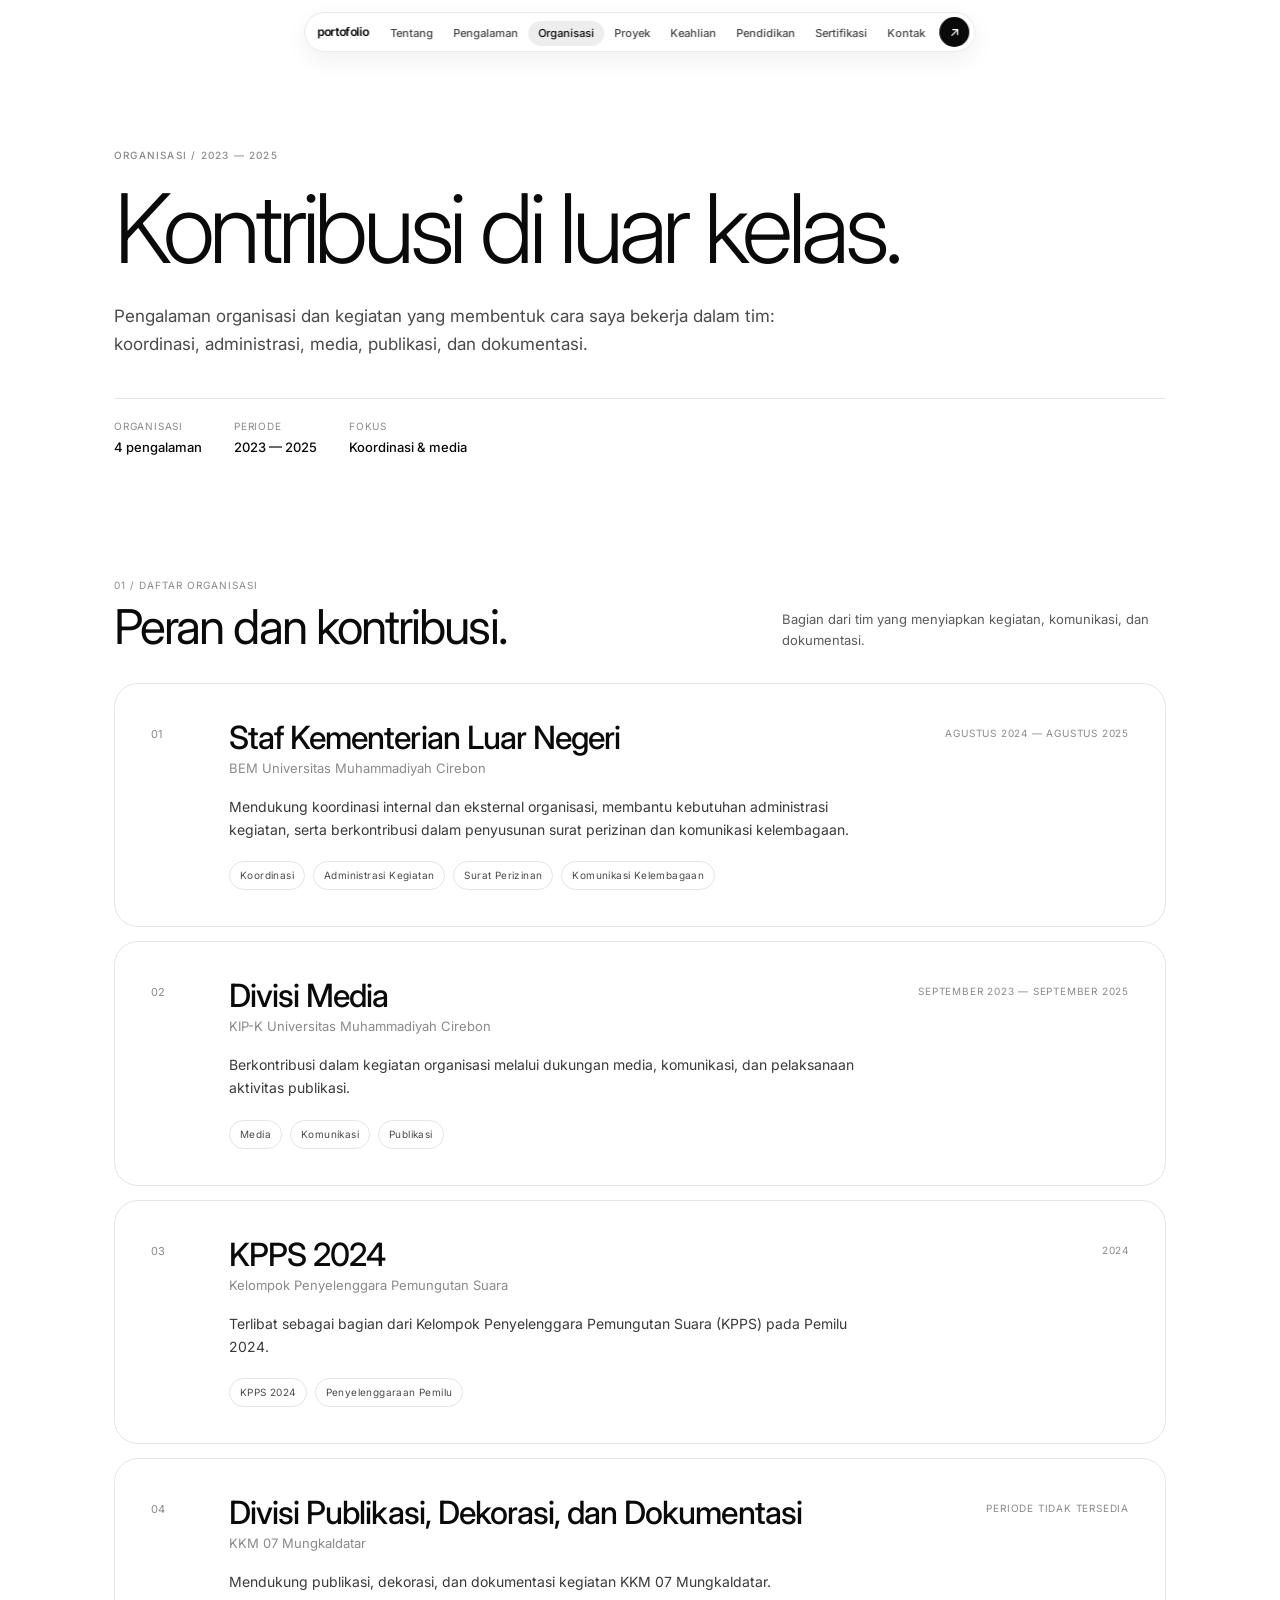
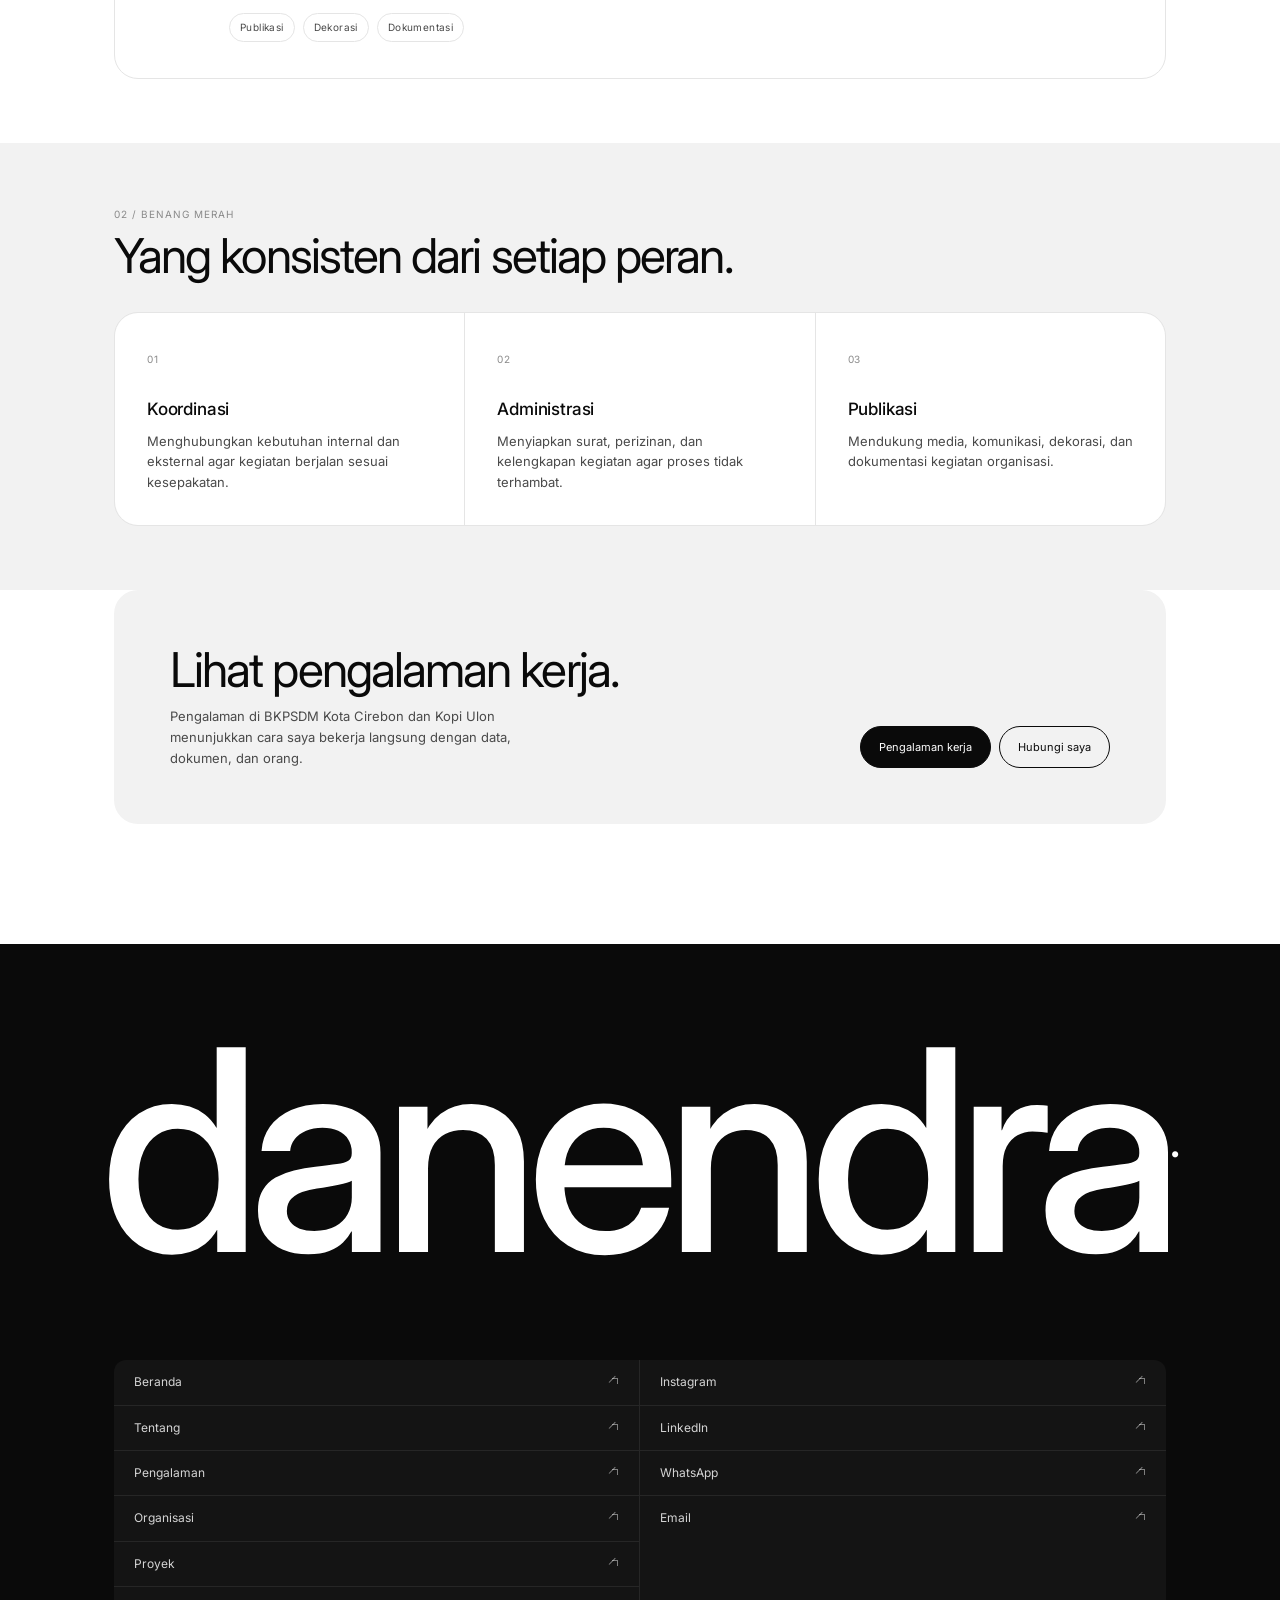
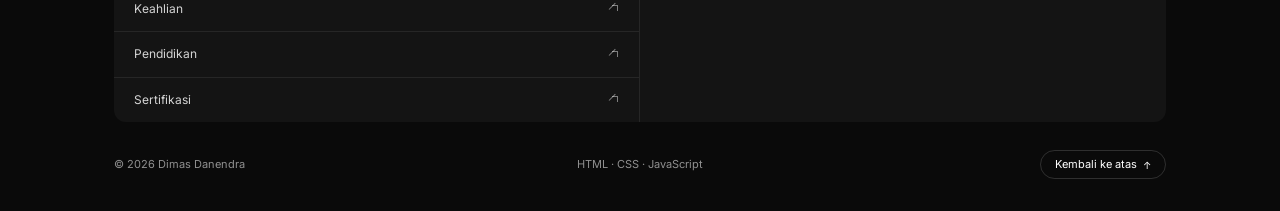
<file: dimas-danendra-portfolio/organisasi.html>
<!doctype html>
<html lang="id">
<head>
<meta charset="utf-8">
<meta name="viewport" content="width=device-width, initial-scale=1">
<title>Organisasi — Dimas Danendra</title>
<meta name="description" content="Pengalaman organisasi Dimas Danendra di BEM Universitas Muhammadiyah Cirebon, KIP-K, KPPS 2024, dan KKM 07 Mungkaldatar.">
<meta name="theme-color" content="#FFFFFF">
<link rel="preconnect" href="https://fonts.googleapis.com">
<link rel="preconnect" href="https://fonts.gstatic.com" crossorigin>
<link href="https://fonts.googleapis.com/css2?family=Inter:wght@300;400;500;600;700&display=swap" rel="stylesheet">
<link rel="stylesheet" href="css/style.css">
<script src="js/main.js" defer></script>
</head>
<body>
  <a class="skip-link" href="#main">Loncat ke konten</a>
  <div class="scroll-progress" aria-hidden="true"><span class="scroll-progress__bar" id="scrollProgressBar"></span></div>
<nav class="nav" aria-label="Navigasi utama">
  <a class="nav__logo" href="index.html#hero">portofolio</a>
  <ul class="nav__menu" id="navMenu">
    <li><a href="tentang.html">Tentang</a></li>
    <li><a href="pengalaman.html">Pengalaman</a></li>
    <li><a href="organisasi.html" aria-current="page">Organisasi</a></li>
    <li><a href="index.html#showcase">Proyek</a></li>
    <li><a href="index.html#services">Keahlian</a></li>
    <li><a href="pendidikan.html">Pendidikan</a></li>
    <li><a href="sertifikasi.html">Sertifikasi</a></li>
    <li><a href="index.html#contact">Kontak</a></li>
  </ul>
  <button class="nav__toggle" id="navToggle" type="button" aria-expanded="false" aria-controls="navMenu" aria-label="Buka menu">
    <span></span>
    <span></span>
  </button>
  <a class="nav__cta" href="index.html#contact" aria-label="Hubungi Dimas Danendra">
    <svg viewBox="0 0 16 16" width="13" height="13" fill="none" stroke="currentColor" stroke-width="1.5" stroke-linecap="round" stroke-linejoin="round" aria-hidden="true">
      <path d="M4.5 11.5 11.5 4.5"/>
      <path d="M5.5 4.5h6v6"/>
    </svg>
  </a>
</nav>

<main id="main">
  <header class="page-hero">
    <div class="container">
      <p class="page-hero__eyebrow">Organisasi / 2023 — 2025</p>
      <h1 class="page-hero__title">Kontribusi di luar kelas.</h1>
      <p class="page-hero__lede">Pengalaman organisasi dan kegiatan yang membentuk cara saya bekerja dalam tim: koordinasi, administrasi, media, publikasi, dan dokumentasi.</p>
      <div class="page-hero__meta">
        <span>Organisasi <b>4 pengalaman</b></span>
        <span>Periode <b>2023 — 2025</b></span>
        <span>Fokus <b>Koordinasi &amp; media</b></span>
      </div>
    </div>
  </header>

  <section class="page-section">
    <div class="container">
      <div class="page-section__head">
        <div>
          <p class="page-section__label">01 / Daftar organisasi</p>
          <h2 class="page-section__title">Peran dan kontribusi.</h2>
        </div>
        <p class="page-section__lede">Bagian dari tim yang menyiapkan kegiatan, komunikasi, dan dokumentasi.</p>
      </div>

      <div class="entry-list">
        <article class="entry">
          <span class="entry__index">01</span>
          <div>
            <div class="entry__top">
              <h2 class="entry__title">Staf Kementerian Luar Negeri</h2>
              <span class="entry__period">Agustus 2024 — Agustus 2025</span>
            </div>
            <span class="entry__org">BEM Universitas Muhammadiyah Cirebon</span>
            <p class="entry__text">Mendukung koordinasi internal dan eksternal organisasi, membantu kebutuhan administrasi kegiatan, serta berkontribusi dalam penyusunan surat perizinan dan komunikasi kelembagaan.</p>
            <ul class="tag-list">
              <li>Koordinasi</li>
              <li>Administrasi Kegiatan</li>
              <li>Surat Perizinan</li>
              <li>Komunikasi Kelembagaan</li>
            </ul>
          </div>
        </article>

        <article class="entry">
          <span class="entry__index">02</span>
          <div>
            <div class="entry__top">
              <h2 class="entry__title">Divisi Media</h2>
              <span class="entry__period">September 2023 — September 2025</span>
            </div>
            <span class="entry__org">KIP-K Universitas Muhammadiyah Cirebon</span>
            <p class="entry__text">Berkontribusi dalam kegiatan organisasi melalui dukungan media, komunikasi, dan pelaksanaan aktivitas publikasi.</p>
            <ul class="tag-list">
              <li>Media</li>
              <li>Komunikasi</li>
              <li>Publikasi</li>
            </ul>
          </div>
        </article>

        <article class="entry">
          <span class="entry__index">03</span>
          <div>
            <div class="entry__top">
              <h2 class="entry__title">KPPS 2024</h2>
              <span class="entry__period">2024</span>
            </div>
            <span class="entry__org">Kelompok Penyelenggara Pemungutan Suara</span>
            <p class="entry__text">Terlibat sebagai bagian dari Kelompok Penyelenggara Pemungutan Suara (KPPS) pada Pemilu 2024.</p>
            <ul class="tag-list">
              <li>KPPS 2024</li>
              <li>Penyelenggaraan Pemilu</li>
            </ul>
          </div>
        </article>

        <article class="entry">
          <span class="entry__index">04</span>
          <div>
            <div class="entry__top">
              <h2 class="entry__title">Divisi Publikasi, Dekorasi, dan Dokumentasi</h2>
              <span class="entry__period">Periode tidak tersedia</span>
            </div>
            <span class="entry__org">KKM 07 Mungkaldatar</span>
            <p class="entry__text">Mendukung publikasi, dekorasi, dan dokumentasi kegiatan KKM 07 Mungkaldatar.</p>
            <ul class="tag-list">
              <li>Publikasi</li>
              <li>Dekorasi</li>
              <li>Dokumentasi</li>
            </ul>
          </div>
        </article>
      </div>
    </div>
  </section>

  <section class="page-section page-section--tint">
    <div class="container">
      <div class="page-section__head">
        <div>
          <p class="page-section__label">02 / Benang merah</p>
          <h2 class="page-section__title">Yang konsisten dari setiap peran.</h2>
        </div>
      </div>
      <div class="note-grid">
        <article class="note-card">
          <span class="note-card__num">01</span>
          <h3>Koordinasi</h3>
          <p>Menghubungkan kebutuhan internal dan eksternal agar kegiatan berjalan sesuai kesepakatan.</p>
        </article>
        <article class="note-card">
          <span class="note-card__num">02</span>
          <h3>Administrasi</h3>
          <p>Menyiapkan surat, perizinan, dan kelengkapan kegiatan agar proses tidak terhambat.</p>
        </article>
        <article class="note-card">
          <span class="note-card__num">03</span>
          <h3>Publikasi</h3>
          <p>Mendukung media, komunikasi, dekorasi, dan dokumentasi kegiatan organisasi.</p>
        </article>
      </div>
    </div>
  </section>

  <section class="page-cta">
    <div class="container">
      <div class="page-cta__card">
        <div>
          <h2 class="page-cta__title">Lihat pengalaman kerja.</h2>
          <p class="page-cta__text">Pengalaman di BKPSDM Kota Cirebon dan Kopi Ulon menunjukkan cara saya bekerja langsung dengan data, dokumen, dan orang.</p>
        </div>
        <div class="page-cta__actions">
          <a class="page-btn" href="pengalaman.html">Pengalaman kerja</a>
          <a class="page-btn page-btn--ghost" href="index.html#contact">Hubungi saya</a>
        </div>
      </div>
    </div>
  </section>
</main>

<footer class="footer" id="footer">
  <h2 class="footer__brand">danendra<sup>.</sup></h2>
  <div class="footer__inner">
    <nav class="footer__links" aria-label="Tautan footer">
      <ul class="footer__column">
        <li><a class="footer__link" href="index.html#hero">Beranda<span class="footer__arrow" aria-hidden="true"></span></a></li>
        <li><a class="footer__link" href="tentang.html">Tentang<span class="footer__arrow" aria-hidden="true"></span></a></li>
        <li><a class="footer__link" href="pengalaman.html">Pengalaman<span class="footer__arrow" aria-hidden="true"></span></a></li>
        <li><a class="footer__link" href="organisasi.html">Organisasi<span class="footer__arrow" aria-hidden="true"></span></a></li>
        <li><a class="footer__link" href="proyek.html">Proyek<span class="footer__arrow" aria-hidden="true"></span></a></li>
        <li><a class="footer__link" href="index.html#services">Keahlian<span class="footer__arrow" aria-hidden="true"></span></a></li>
        <li><a class="footer__link" href="pendidikan.html">Pendidikan<span class="footer__arrow" aria-hidden="true"></span></a></li>
        <li><a class="footer__link" href="sertifikasi.html">Sertifikasi<span class="footer__arrow" aria-hidden="true"></span></a></li>
      </ul>
      <ul class="footer__column">
        <li><a class="footer__link" href="https://www.instagram.com/d.dnnra/" target="_blank" rel="noopener noreferrer">Instagram<span class="footer__arrow" aria-hidden="true"></span></a></li>
        <li><a class="footer__link" href="https://www.linkedin.com/in/dimas-danendra" target="_blank" rel="noopener noreferrer">LinkedIn<span class="footer__arrow" aria-hidden="true"></span></a></li>
        <li><a class="footer__link" href="https://wa.me/6285155251677" target="_blank" rel="noopener noreferrer">WhatsApp<span class="footer__arrow" aria-hidden="true"></span></a></li>
        <li><a class="footer__link" href="mailto:dimasdanendra57@gmail.com">Email<span class="footer__arrow" aria-hidden="true"></span></a></li>
      </ul>
    </nav>
    <div class="footer__bottom">
      <span class="footer__copyright">© 2026 Dimas Danendra</span>
      <span class="footer__credit">HTML · CSS · JavaScript</span>
      <button class="footer__top" type="button">Kembali ke atas <span aria-hidden="true">↑</span></button>
    </div>
  </div>
</footer>
</body>
</html>
</file>
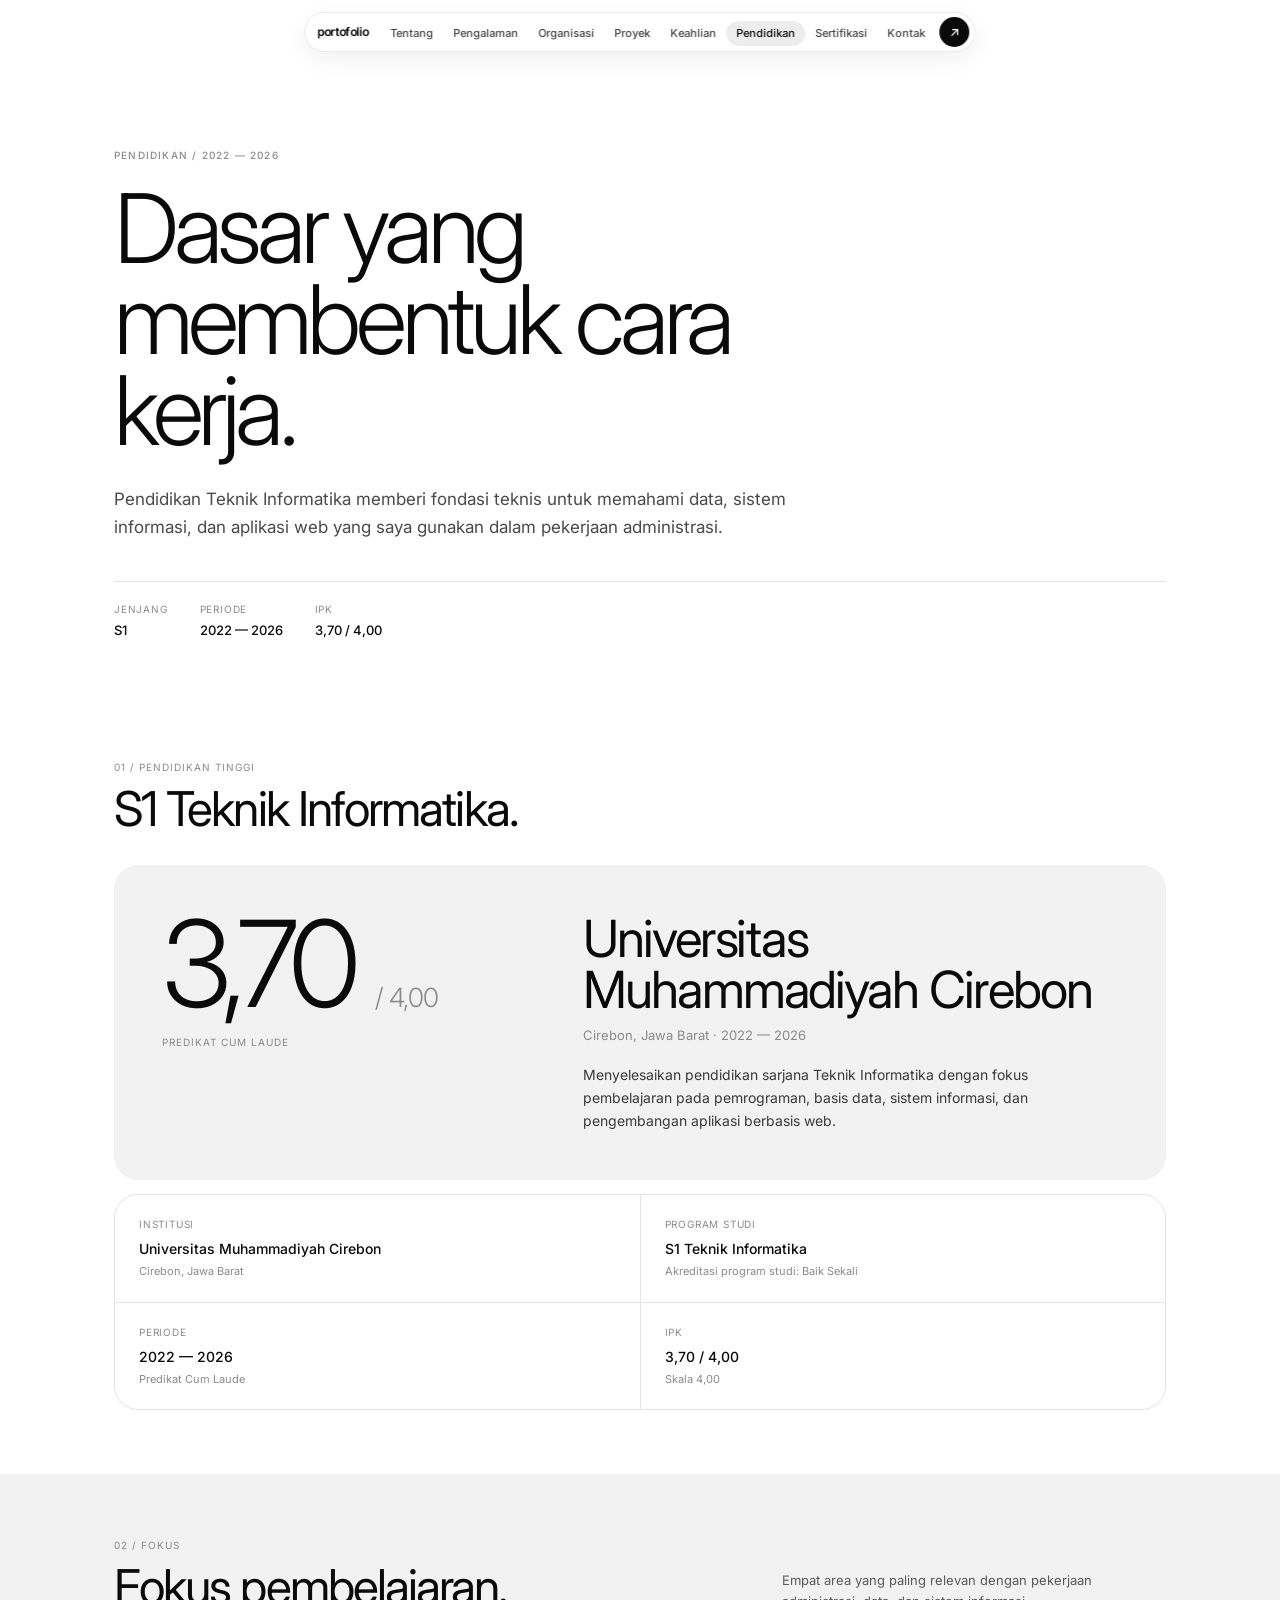
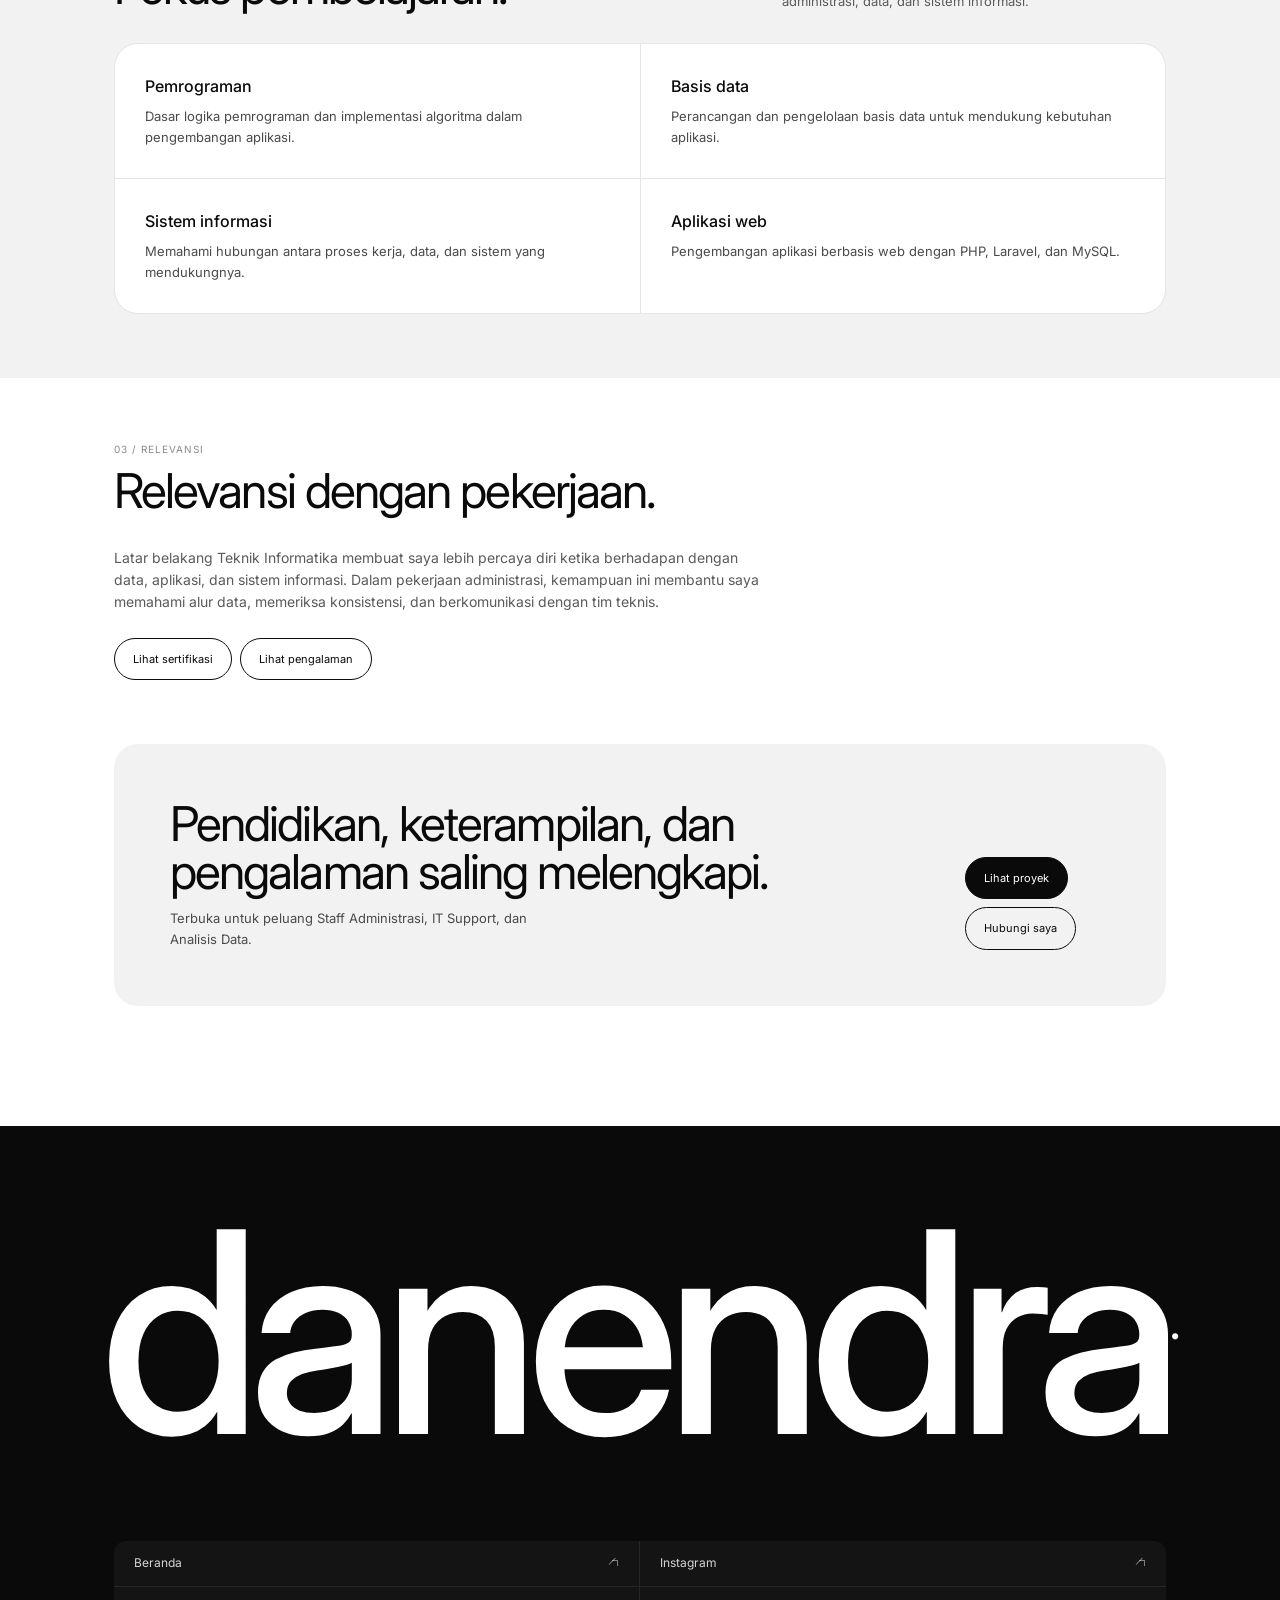
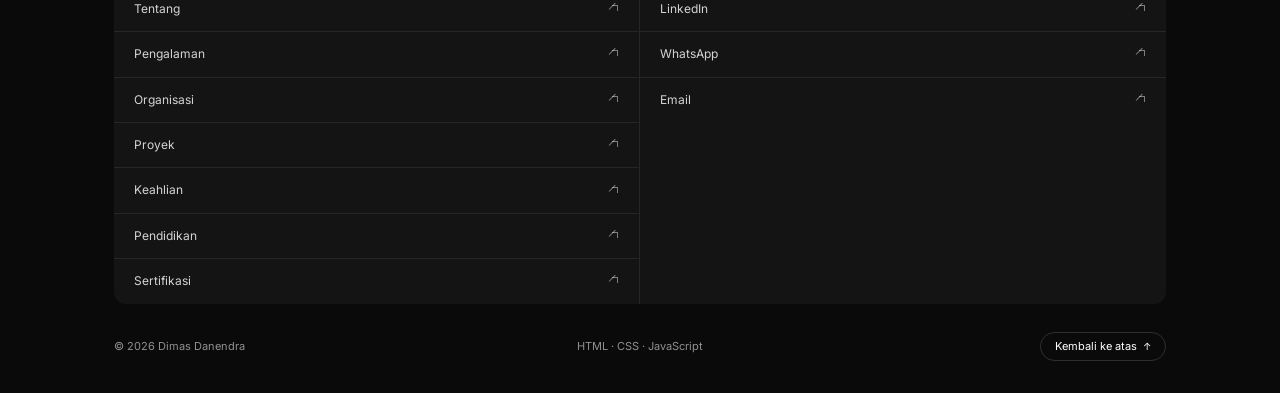
<file: dimas-danendra-portfolio/pendidikan.html>
<!doctype html>
<html lang="id">
<head>
<meta charset="utf-8">
<meta name="viewport" content="width=device-width, initial-scale=1">
<title>Pendidikan — Dimas Danendra</title>
<meta name="description" content="Pendidikan Dimas Danendra: S1 Teknik Informatika Universitas Muhammadiyah Cirebon, IPK 3,70/4,00, Cum Laude, akreditasi Baik Sekali.">
<meta name="theme-color" content="#FFFFFF">
<link rel="preconnect" href="https://fonts.googleapis.com">
<link rel="preconnect" href="https://fonts.gstatic.com" crossorigin>
<link href="https://fonts.googleapis.com/css2?family=Inter:wght@300;400;500;600;700&display=swap" rel="stylesheet">
<link rel="stylesheet" href="css/style.css">
<script src="js/main.js" defer></script>
</head>
<body>
  <a class="skip-link" href="#main">Loncat ke konten</a>
  <div class="scroll-progress" aria-hidden="true"><span class="scroll-progress__bar" id="scrollProgressBar"></span></div>
<nav class="nav" aria-label="Navigasi utama">
  <a class="nav__logo" href="index.html#hero">portofolio</a>
  <ul class="nav__menu" id="navMenu">
    <li><a href="tentang.html">Tentang</a></li>
    <li><a href="pengalaman.html">Pengalaman</a></li>
    <li><a href="organisasi.html">Organisasi</a></li>
    <li><a href="index.html#showcase">Proyek</a></li>
    <li><a href="index.html#services">Keahlian</a></li>
    <li><a href="pendidikan.html" aria-current="page">Pendidikan</a></li>
    <li><a href="sertifikasi.html">Sertifikasi</a></li>
    <li><a href="index.html#contact">Kontak</a></li>
  </ul>
  <button class="nav__toggle" id="navToggle" type="button" aria-expanded="false" aria-controls="navMenu" aria-label="Buka menu">
    <span></span>
    <span></span>
  </button>
  <a class="nav__cta" href="index.html#contact" aria-label="Hubungi Dimas Danendra">
    <svg viewBox="0 0 16 16" width="13" height="13" fill="none" stroke="currentColor" stroke-width="1.5" stroke-linecap="round" stroke-linejoin="round" aria-hidden="true">
      <path d="M4.5 11.5 11.5 4.5"/>
      <path d="M5.5 4.5h6v6"/>
    </svg>
  </a>
</nav>

<main id="main">
  <header class="page-hero">
    <div class="container">
      <p class="page-hero__eyebrow">Pendidikan / 2022 — 2026</p>
      <h1 class="page-hero__title">Dasar yang membentuk cara kerja.</h1>
      <p class="page-hero__lede">Pendidikan Teknik Informatika memberi fondasi teknis untuk memahami data, sistem informasi, dan aplikasi web yang saya gunakan dalam pekerjaan administrasi.</p>
      <div class="page-hero__meta">
        <span>Jenjang <b>S1</b></span>
        <span>Periode <b>2022 — 2026</b></span>
        <span>IPK <b>3,70 / 4,00</b></span>
      </div>
    </div>
  </header>

  <section class="page-section">
    <div class="container">
      <div class="page-section__head">
        <div>
          <p class="page-section__label">01 / Pendidikan tinggi</p>
          <h2 class="page-section__title">S1 Teknik Informatika.</h2>
        </div>
      </div>

      <div class="edu-card">
        <div>
          <div class="edu-card__stat">3,70 <small>/ 4,00</small></div>
          <p class="edu-card__label">Predikat Cum Laude</p>
        </div>
        <div>
          <h3 class="edu-card__title">Universitas Muhammadiyah Cirebon</h3>
          <span class="edu-card__org">Cirebon, Jawa Barat · 2022 — 2026</span>
          <p class="edu-card__text">Menyelesaikan pendidikan sarjana Teknik Informatika dengan fokus pembelajaran pada pemrograman, basis data, sistem informasi, dan pengembangan aplikasi berbasis web.</p>
        </div>
      </div>

      <div class="edu-facts">
        <div class="edu-fact">
          <span>Institusi</span>
          <b>Universitas Muhammadiyah Cirebon</b>
          <small>Cirebon, Jawa Barat</small>
        </div>
        <div class="edu-fact">
          <span>Program studi</span>
          <b>S1 Teknik Informatika</b>
          <small>Akreditasi program studi: Baik Sekali</small>
        </div>
        <div class="edu-fact">
          <span>Periode</span>
          <b>2022 — 2026</b>
          <small>Predikat Cum Laude</small>
        </div>
        <div class="edu-fact">
          <span>IPK</span>
          <b>3,70 / 4,00</b>
          <small>Skala 4,00</small>
        </div>
      </div>
    </div>
  </section>

  <section class="page-section page-section--tint">
    <div class="container">
      <div class="page-section__head">
        <div>
          <p class="page-section__label">02 / Fokus</p>
          <h2 class="page-section__title">Fokus pembelajaran.</h2>
        </div>
        <p class="page-section__lede">Empat area yang paling relevan dengan pekerjaan administrasi, data, dan sistem informasi.</p>
      </div>
      <div class="focus-grid">
        <article class="focus-item">
          <h3>Pemrograman</h3>
          <p>Dasar logika pemrograman dan implementasi algoritma dalam pengembangan aplikasi.</p>
        </article>
        <article class="focus-item">
          <h3>Basis data</h3>
          <p>Perancangan dan pengelolaan basis data untuk mendukung kebutuhan aplikasi.</p>
        </article>
        <article class="focus-item">
          <h3>Sistem informasi</h3>
          <p>Memahami hubungan antara proses kerja, data, dan sistem yang mendukungnya.</p>
        </article>
        <article class="focus-item">
          <h3>Aplikasi web</h3>
          <p>Pengembangan aplikasi berbasis web dengan PHP, Laravel, dan MySQL.</p>
        </article>
      </div>
    </div>
  </section>

  <section class="page-section">
    <div class="container">
      <div class="page-section__head">
        <div>
          <p class="page-section__label">03 / Relevansi</p>
          <h2 class="page-section__title">Relevansi dengan pekerjaan.</h2>
        </div>
      </div>
      <p class="page-section__lede" style="max-width: 72ch; font-size: 14px;">Latar belakang Teknik Informatika membuat saya lebih percaya diri ketika berhadapan dengan data, aplikasi, dan sistem informasi. Dalam pekerjaan administrasi, kemampuan ini membantu saya memahami alur data, memeriksa konsistensi, dan berkomunikasi dengan tim teknis.</p>
      <div class="page-cta__actions" style="margin-top: 24px;">
        <a class="page-btn page-btn--ghost" href="sertifikasi.html">Lihat sertifikasi</a>
        <a class="page-btn page-btn--ghost" href="pengalaman.html">Lihat pengalaman</a>
      </div>
    </div>
  </section>

  <section class="page-cta">
    <div class="container">
      <div class="page-cta__card">
        <div>
          <h2 class="page-cta__title">Pendidikan, keterampilan, dan pengalaman saling melengkapi.</h2>
          <p class="page-cta__text">Terbuka untuk peluang Staff Administrasi, IT Support, dan Analisis Data.</p>
        </div>
        <div class="page-cta__actions">
          <a class="page-btn" href="proyek.html">Lihat proyek</a>
          <a class="page-btn page-btn--ghost" href="index.html#contact">Hubungi saya</a>
        </div>
      </div>
    </div>
  </section>
</main>

<footer class="footer" id="footer">
  <h2 class="footer__brand">danendra<sup>.</sup></h2>
  <div class="footer__inner">
    <nav class="footer__links" aria-label="Tautan footer">
      <ul class="footer__column">
        <li><a class="footer__link" href="index.html#hero">Beranda<span class="footer__arrow" aria-hidden="true"></span></a></li>
        <li><a class="footer__link" href="tentang.html">Tentang<span class="footer__arrow" aria-hidden="true"></span></a></li>
        <li><a class="footer__link" href="pengalaman.html">Pengalaman<span class="footer__arrow" aria-hidden="true"></span></a></li>
        <li><a class="footer__link" href="organisasi.html">Organisasi<span class="footer__arrow" aria-hidden="true"></span></a></li>
        <li><a class="footer__link" href="proyek.html">Proyek<span class="footer__arrow" aria-hidden="true"></span></a></li>
        <li><a class="footer__link" href="index.html#services">Keahlian<span class="footer__arrow" aria-hidden="true"></span></a></li>
        <li><a class="footer__link" href="pendidikan.html">Pendidikan<span class="footer__arrow" aria-hidden="true"></span></a></li>
        <li><a class="footer__link" href="sertifikasi.html">Sertifikasi<span class="footer__arrow" aria-hidden="true"></span></a></li>
      </ul>
      <ul class="footer__column">
        <li><a class="footer__link" href="https://www.instagram.com/d.dnnra/" target="_blank" rel="noopener noreferrer">Instagram<span class="footer__arrow" aria-hidden="true"></span></a></li>
        <li><a class="footer__link" href="https://www.linkedin.com/in/dimas-danendra" target="_blank" rel="noopener noreferrer">LinkedIn<span class="footer__arrow" aria-hidden="true"></span></a></li>
        <li><a class="footer__link" href="https://wa.me/6285155251677" target="_blank" rel="noopener noreferrer">WhatsApp<span class="footer__arrow" aria-hidden="true"></span></a></li>
        <li><a class="footer__link" href="mailto:dimasdanendra57@gmail.com">Email<span class="footer__arrow" aria-hidden="true"></span></a></li>
      </ul>
    </nav>
    <div class="footer__bottom">
      <span class="footer__copyright">© 2026 Dimas Danendra</span>
      <span class="footer__credit">HTML · CSS · JavaScript</span>
      <button class="footer__top" type="button">Kembali ke atas <span aria-hidden="true">↑</span></button>
    </div>
  </div>
</footer>
</body>
</html>
</file>
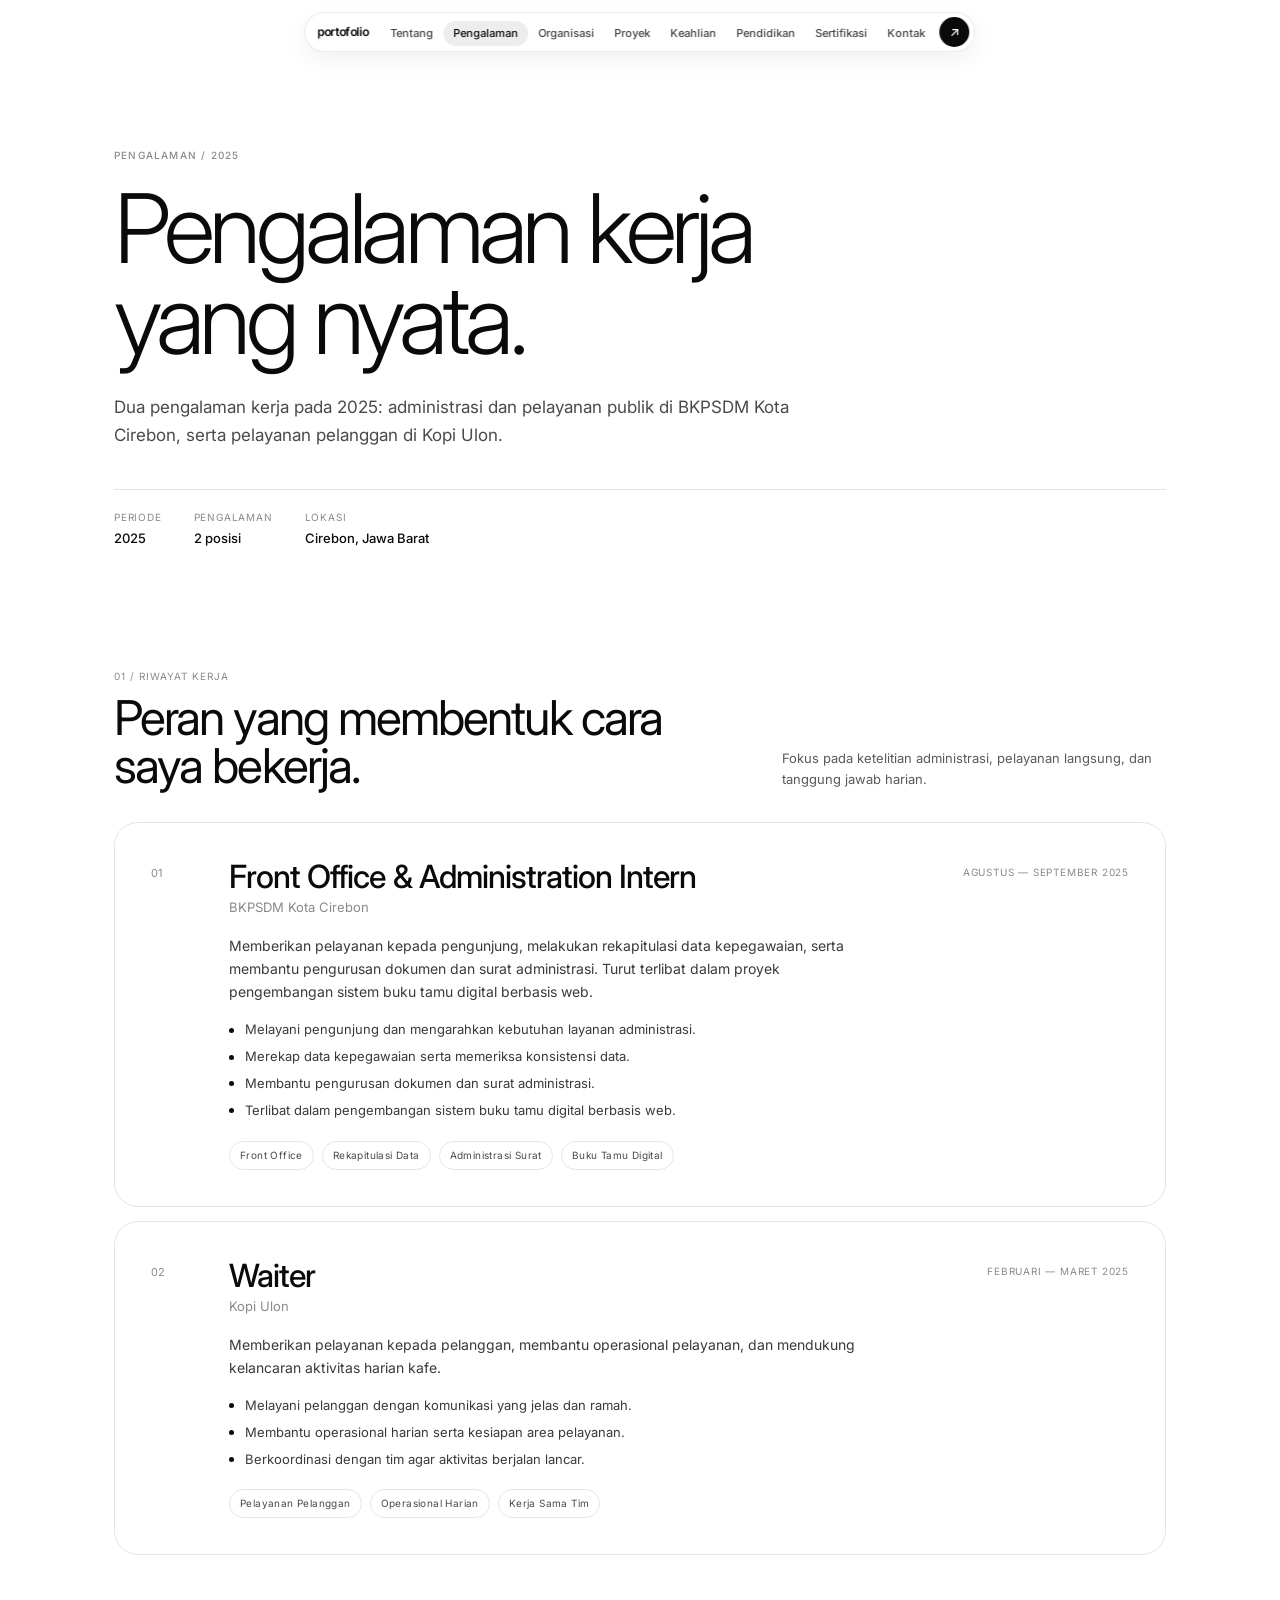
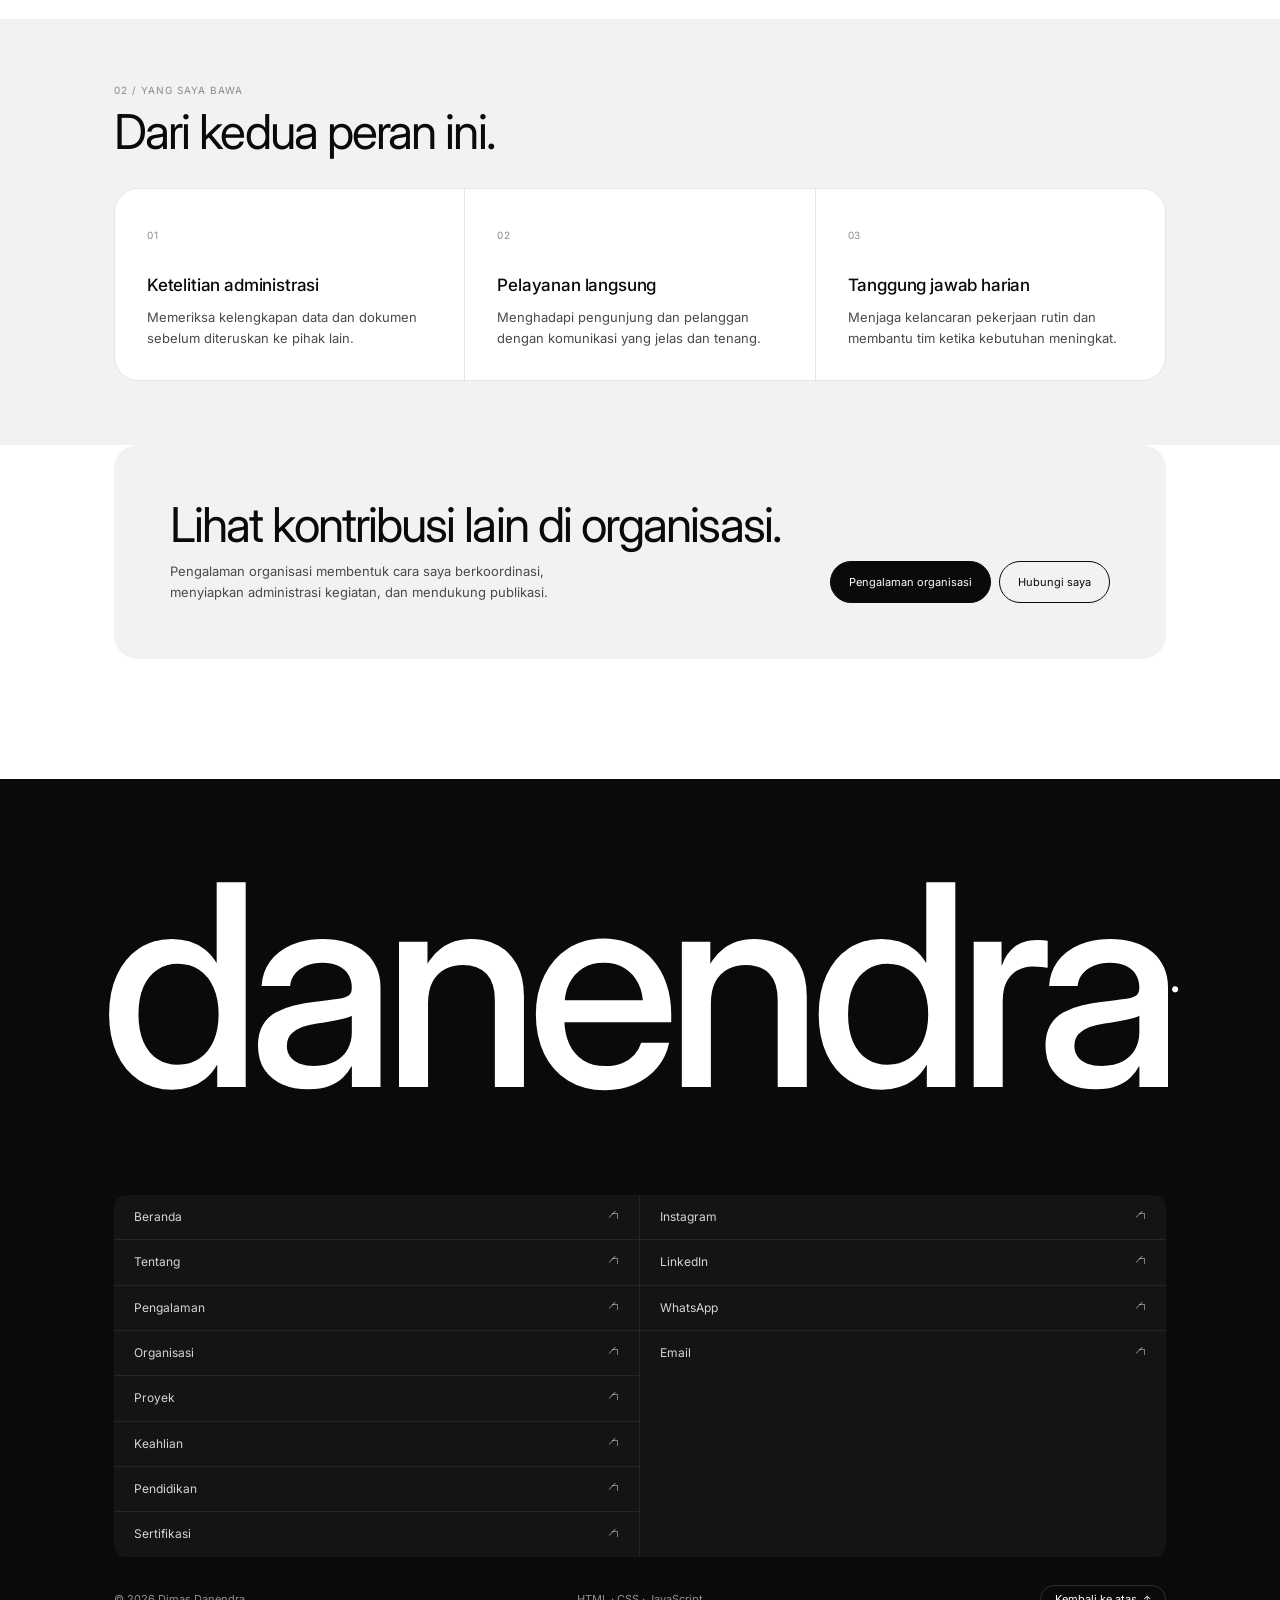
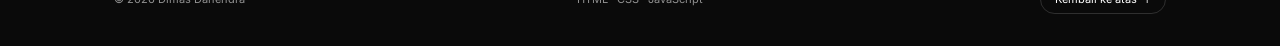
<file: dimas-danendra-portfolio/pengalaman.html>
<!doctype html>
<html lang="id">
<head>
<meta charset="utf-8">
<meta name="viewport" content="width=device-width, initial-scale=1">
<title>Pengalaman — Dimas Danendra</title>
<meta name="description" content="Pengalaman kerja Dimas Danendra di BKPSDM Kota Cirebon sebagai front office dan administration intern, serta di Kopi Ulon sebagai waiter.">
<meta name="theme-color" content="#FFFFFF">
<link rel="preconnect" href="https://fonts.googleapis.com">
<link rel="preconnect" href="https://fonts.gstatic.com" crossorigin>
<link href="https://fonts.googleapis.com/css2?family=Inter:wght@300;400;500;600;700&display=swap" rel="stylesheet">
<link rel="stylesheet" href="css/style.css">
<script src="js/main.js" defer></script>
</head>
<body>
  <a class="skip-link" href="#main">Loncat ke konten</a>
  <div class="scroll-progress" aria-hidden="true"><span class="scroll-progress__bar" id="scrollProgressBar"></span></div>
<nav class="nav" aria-label="Navigasi utama">
  <a class="nav__logo" href="index.html#hero">portofolio</a>
  <ul class="nav__menu" id="navMenu">
    <li><a href="tentang.html">Tentang</a></li>
    <li><a href="pengalaman.html" aria-current="page">Pengalaman</a></li>
    <li><a href="organisasi.html">Organisasi</a></li>
    <li><a href="index.html#showcase">Proyek</a></li>
    <li><a href="index.html#services">Keahlian</a></li>
    <li><a href="pendidikan.html">Pendidikan</a></li>
    <li><a href="sertifikasi.html">Sertifikasi</a></li>
    <li><a href="index.html#contact">Kontak</a></li>
  </ul>
  <button class="nav__toggle" id="navToggle" type="button" aria-expanded="false" aria-controls="navMenu" aria-label="Buka menu">
    <span></span>
    <span></span>
  </button>
  <a class="nav__cta" href="index.html#contact" aria-label="Hubungi Dimas Danendra">
    <svg viewBox="0 0 16 16" width="13" height="13" fill="none" stroke="currentColor" stroke-width="1.5" stroke-linecap="round" stroke-linejoin="round" aria-hidden="true">
      <path d="M4.5 11.5 11.5 4.5"/>
      <path d="M5.5 4.5h6v6"/>
    </svg>
  </a>
</nav>

<main id="main">
  <header class="page-hero">
    <div class="container">
      <p class="page-hero__eyebrow">Pengalaman / 2025</p>
      <h1 class="page-hero__title">Pengalaman kerja yang nyata.</h1>
      <p class="page-hero__lede">Dua pengalaman kerja pada 2025: administrasi dan pelayanan publik di BKPSDM Kota Cirebon, serta pelayanan pelanggan di Kopi Ulon.</p>
      <div class="page-hero__meta">
        <span>Periode <b>2025</b></span>
        <span>Pengalaman <b>2 posisi</b></span>
        <span>Lokasi <b>Cirebon, Jawa Barat</b></span>
      </div>
    </div>
  </header>

  <section class="page-section">
    <div class="container">
      <div class="page-section__head">
        <div>
          <p class="page-section__label">01 / Riwayat kerja</p>
          <h2 class="page-section__title">Peran yang membentuk cara saya bekerja.</h2>
        </div>
        <p class="page-section__lede">Fokus pada ketelitian administrasi, pelayanan langsung, dan tanggung jawab harian.</p>
      </div>

      <div class="entry-list">
        <article class="entry">
          <span class="entry__index">01</span>
          <div>
            <div class="entry__top">
              <h2 class="entry__title">Front Office &amp; Administration Intern</h2>
              <span class="entry__period">Agustus — September 2025</span>
            </div>
            <span class="entry__org">BKPSDM Kota Cirebon</span>
            <p class="entry__text">Memberikan pelayanan kepada pengunjung, melakukan rekapitulasi data kepegawaian, serta membantu pengurusan dokumen dan surat administrasi. Turut terlibat dalam proyek pengembangan sistem buku tamu digital berbasis web.</p>
            <ul class="entry__bullets">
              <li>Melayani pengunjung dan mengarahkan kebutuhan layanan administrasi.</li>
              <li>Merekap data kepegawaian serta memeriksa konsistensi data.</li>
              <li>Membantu pengurusan dokumen dan surat administrasi.</li>
              <li>Terlibat dalam pengembangan sistem buku tamu digital berbasis web.</li>
            </ul>
            <ul class="tag-list">
              <li>Front Office</li>
              <li>Rekapitulasi Data</li>
              <li>Administrasi Surat</li>
              <li>Buku Tamu Digital</li>
            </ul>
          </div>
        </article>

        <article class="entry">
          <span class="entry__index">02</span>
          <div>
            <div class="entry__top">
              <h2 class="entry__title">Waiter</h2>
              <span class="entry__period">Februari — Maret 2025</span>
            </div>
            <span class="entry__org">Kopi Ulon</span>
            <p class="entry__text">Memberikan pelayanan kepada pelanggan, membantu operasional pelayanan, dan mendukung kelancaran aktivitas harian kafe.</p>
            <ul class="entry__bullets">
              <li>Melayani pelanggan dengan komunikasi yang jelas dan ramah.</li>
              <li>Membantu operasional harian serta kesiapan area pelayanan.</li>
              <li>Berkoordinasi dengan tim agar aktivitas berjalan lancar.</li>
            </ul>
            <ul class="tag-list">
              <li>Pelayanan Pelanggan</li>
              <li>Operasional Harian</li>
              <li>Kerja Sama Tim</li>
            </ul>
          </div>
        </article>
      </div>
    </div>
  </section>

  <section class="page-section page-section--tint">
    <div class="container">
      <div class="page-section__head">
        <div>
          <p class="page-section__label">02 / Yang saya bawa</p>
          <h2 class="page-section__title">Dari kedua peran ini.</h2>
        </div>
      </div>
      <div class="note-grid">
        <article class="note-card">
          <span class="note-card__num">01</span>
          <h3>Ketelitian administrasi</h3>
          <p>Memeriksa kelengkapan data dan dokumen sebelum diteruskan ke pihak lain.</p>
        </article>
        <article class="note-card">
          <span class="note-card__num">02</span>
          <h3>Pelayanan langsung</h3>
          <p>Menghadapi pengunjung dan pelanggan dengan komunikasi yang jelas dan tenang.</p>
        </article>
        <article class="note-card">
          <span class="note-card__num">03</span>
          <h3>Tanggung jawab harian</h3>
          <p>Menjaga kelancaran pekerjaan rutin dan membantu tim ketika kebutuhan meningkat.</p>
        </article>
      </div>
    </div>
  </section>

  <section class="page-cta">
    <div class="container">
      <div class="page-cta__card">
        <div>
          <h2 class="page-cta__title">Lihat kontribusi lain di organisasi.</h2>
          <p class="page-cta__text">Pengalaman organisasi membentuk cara saya berkoordinasi, menyiapkan administrasi kegiatan, dan mendukung publikasi.</p>
        </div>
        <div class="page-cta__actions">
          <a class="page-btn" href="organisasi.html">Pengalaman organisasi</a>
          <a class="page-btn page-btn--ghost" href="index.html#contact">Hubungi saya</a>
        </div>
      </div>
    </div>
  </section>
</main>

<footer class="footer" id="footer">
  <h2 class="footer__brand">danendra<sup>.</sup></h2>
  <div class="footer__inner">
    <nav class="footer__links" aria-label="Tautan footer">
      <ul class="footer__column">
        <li><a class="footer__link" href="index.html#hero">Beranda<span class="footer__arrow" aria-hidden="true"></span></a></li>
        <li><a class="footer__link" href="tentang.html">Tentang<span class="footer__arrow" aria-hidden="true"></span></a></li>
        <li><a class="footer__link" href="pengalaman.html">Pengalaman<span class="footer__arrow" aria-hidden="true"></span></a></li>
        <li><a class="footer__link" href="organisasi.html">Organisasi<span class="footer__arrow" aria-hidden="true"></span></a></li>
        <li><a class="footer__link" href="proyek.html">Proyek<span class="footer__arrow" aria-hidden="true"></span></a></li>
        <li><a class="footer__link" href="index.html#services">Keahlian<span class="footer__arrow" aria-hidden="true"></span></a></li>
        <li><a class="footer__link" href="pendidikan.html">Pendidikan<span class="footer__arrow" aria-hidden="true"></span></a></li>
        <li><a class="footer__link" href="sertifikasi.html">Sertifikasi<span class="footer__arrow" aria-hidden="true"></span></a></li>
      </ul>
      <ul class="footer__column">
        <li><a class="footer__link" href="https://www.instagram.com/d.dnnra/" target="_blank" rel="noopener noreferrer">Instagram<span class="footer__arrow" aria-hidden="true"></span></a></li>
        <li><a class="footer__link" href="https://www.linkedin.com/in/dimas-danendra" target="_blank" rel="noopener noreferrer">LinkedIn<span class="footer__arrow" aria-hidden="true"></span></a></li>
        <li><a class="footer__link" href="https://wa.me/6285155251677" target="_blank" rel="noopener noreferrer">WhatsApp<span class="footer__arrow" aria-hidden="true"></span></a></li>
        <li><a class="footer__link" href="mailto:dimasdanendra57@gmail.com">Email<span class="footer__arrow" aria-hidden="true"></span></a></li>
      </ul>
    </nav>
    <div class="footer__bottom">
      <span class="footer__copyright">© 2026 Dimas Danendra</span>
      <span class="footer__credit">HTML · CSS · JavaScript</span>
      <button class="footer__top" type="button">Kembali ke atas <span aria-hidden="true">↑</span></button>
    </div>
  </div>
</footer>
</body>
</html>
</file>
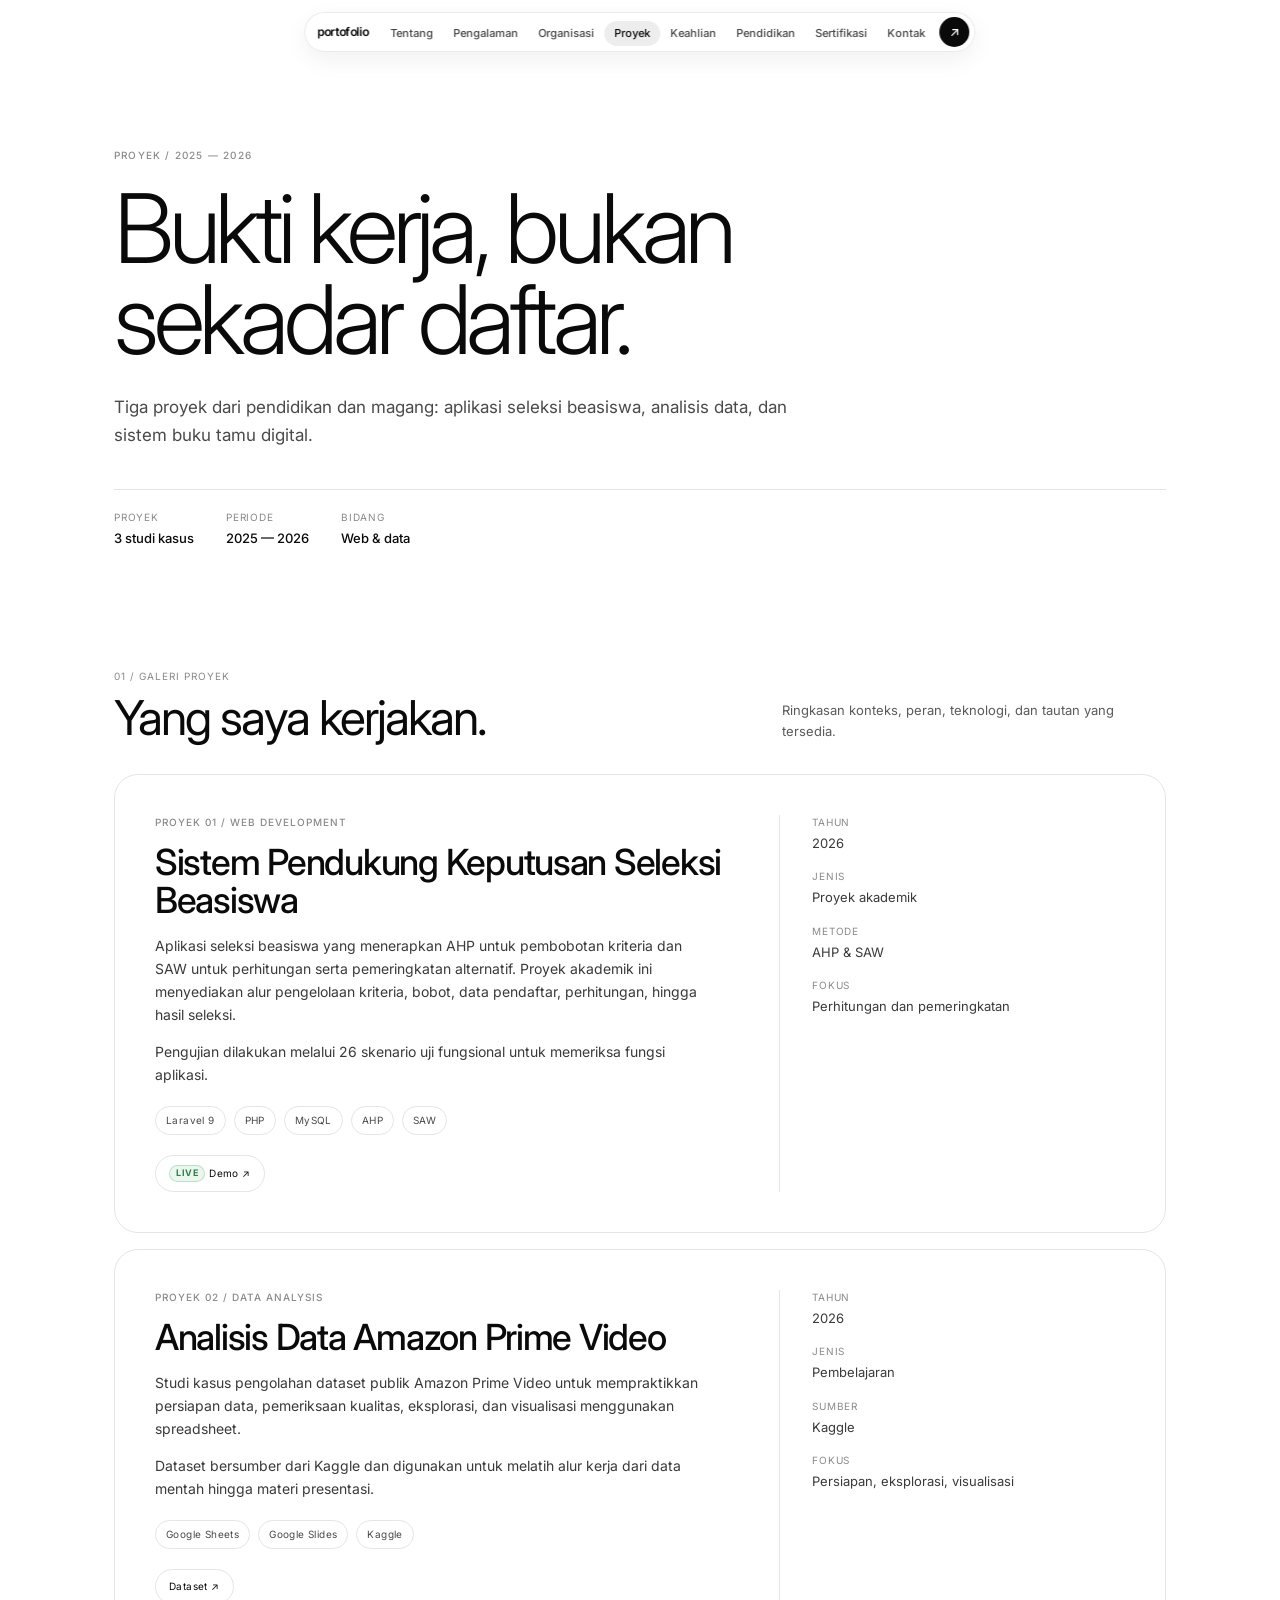
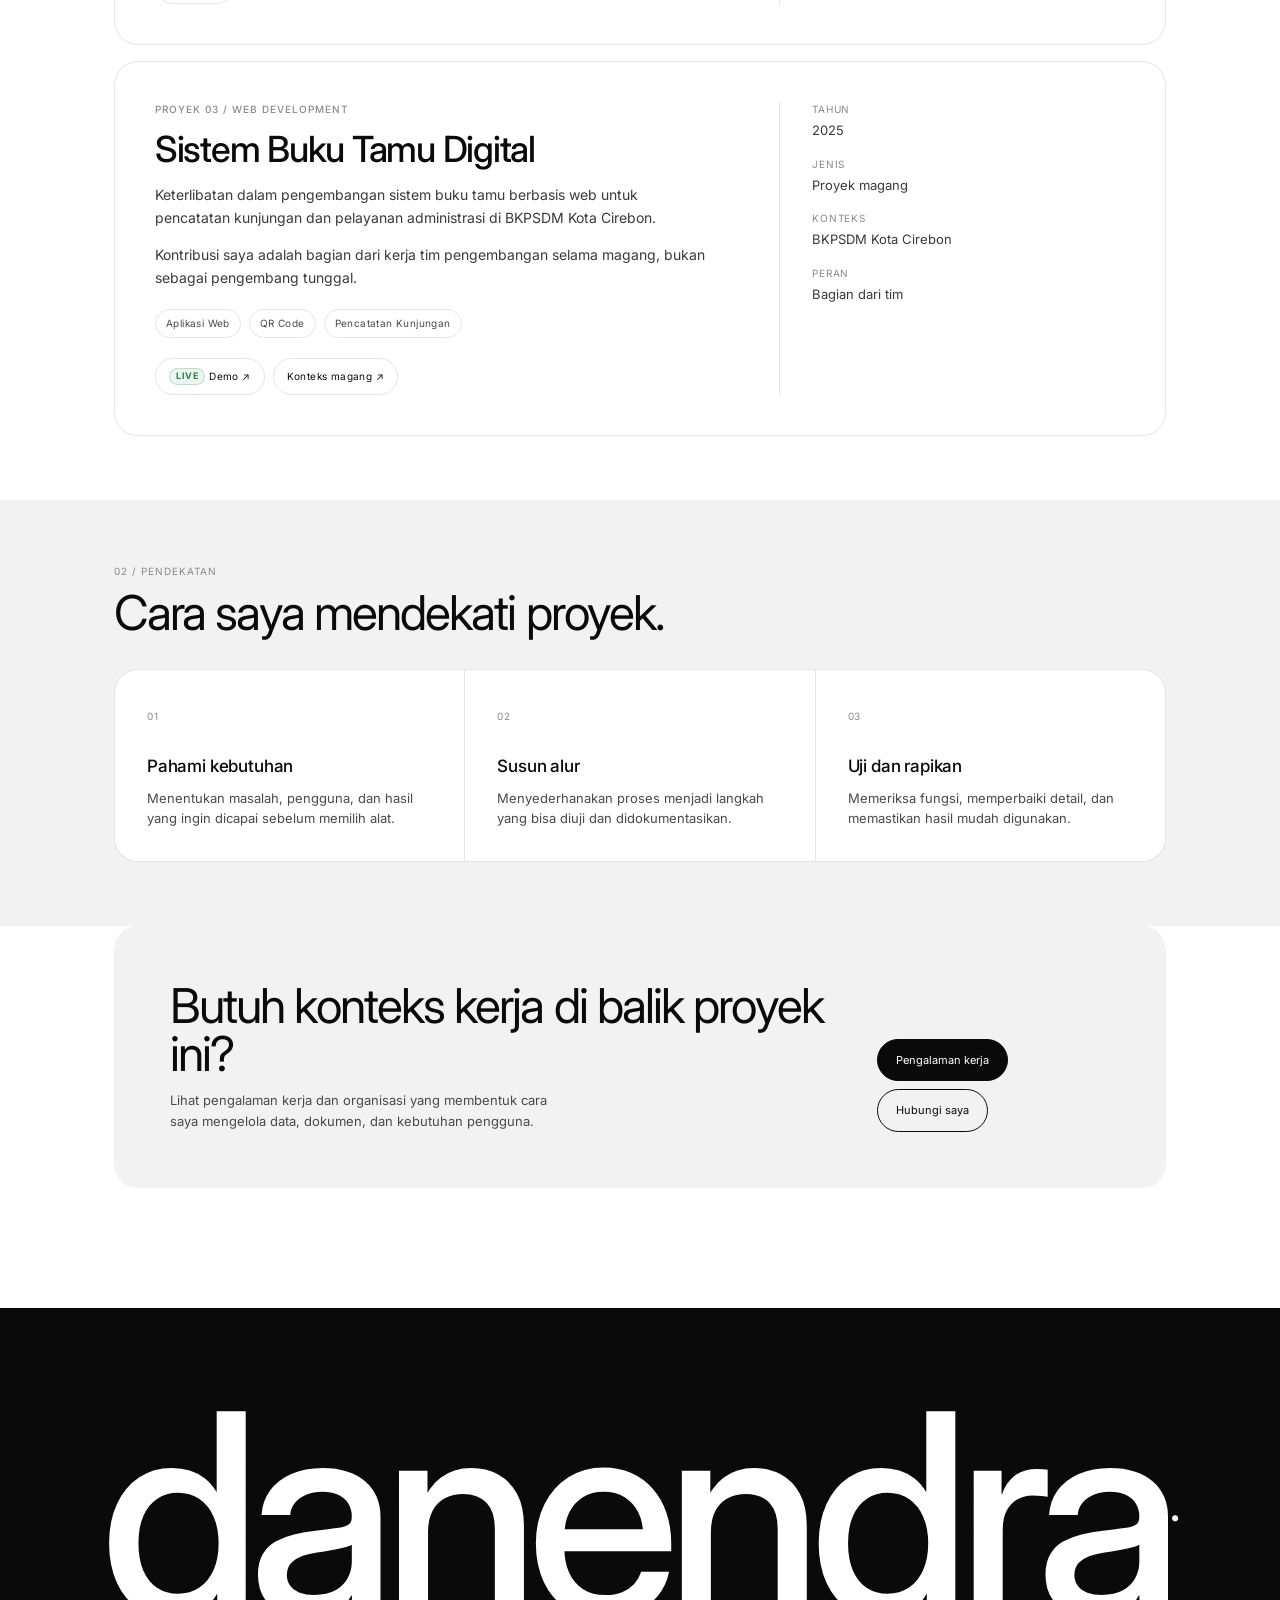
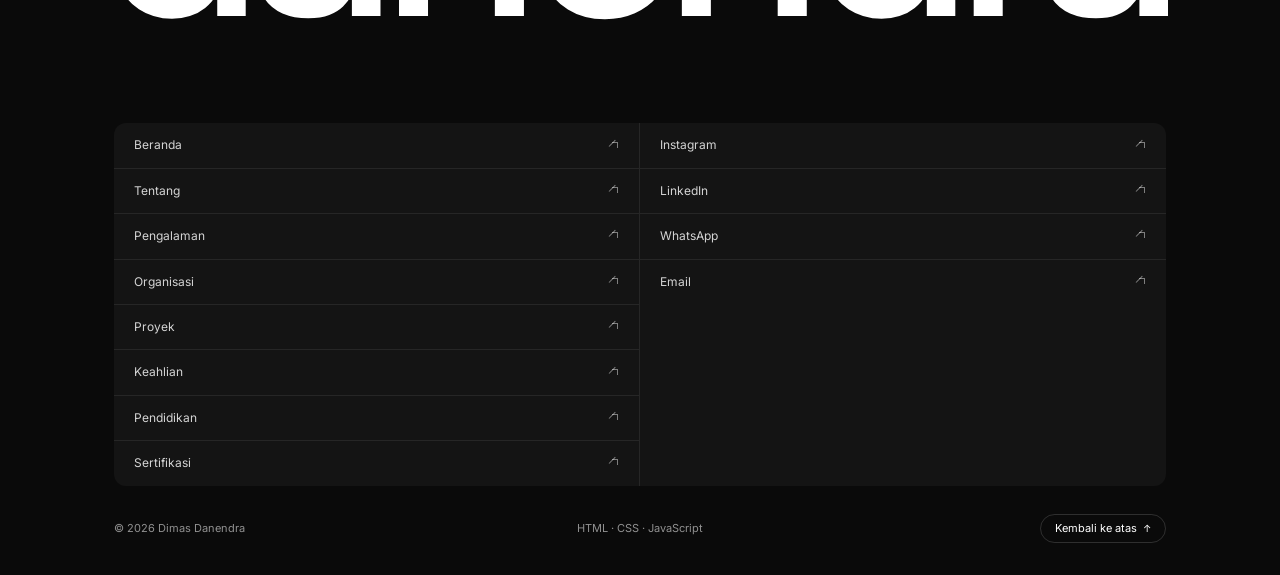
<file: dimas-danendra-portfolio/proyek.html>
<!doctype html>
<html lang="id">
<head>
<meta charset="utf-8">
<meta name="viewport" content="width=device-width, initial-scale=1">
<title>Proyek — Dimas Danendra</title>
<meta name="description" content="Proyek Dimas Danendra: sistem pendukung keputusan seleksi beasiswa, analisis data Amazon Prime Video, dan sistem buku tamu digital.">
<meta name="theme-color" content="#FFFFFF">
<link rel="preconnect" href="https://fonts.googleapis.com">
<link rel="preconnect" href="https://fonts.gstatic.com" crossorigin>
<link href="https://fonts.googleapis.com/css2?family=Inter:wght@300;400;500;600;700&display=swap" rel="stylesheet">
<link rel="stylesheet" href="css/style.css">
<script src="js/main.js" defer></script>
</head>
<body>
  <a class="skip-link" href="#main">Loncat ke konten</a>
  <div class="scroll-progress" aria-hidden="true"><span class="scroll-progress__bar" id="scrollProgressBar"></span></div>
<nav class="nav" aria-label="Navigasi utama">
  <a class="nav__logo" href="index.html#hero">portofolio</a>
  <ul class="nav__menu" id="navMenu">
    <li><a href="tentang.html">Tentang</a></li>
    <li><a href="pengalaman.html">Pengalaman</a></li>
    <li><a href="organisasi.html">Organisasi</a></li>
    <li><a href="proyek.html" aria-current="page">Proyek</a></li>
    <li><a href="index.html#services">Keahlian</a></li>
    <li><a href="pendidikan.html">Pendidikan</a></li>
    <li><a href="sertifikasi.html">Sertifikasi</a></li>
    <li><a href="index.html#contact">Kontak</a></li>
  </ul>
  <button class="nav__toggle" id="navToggle" type="button" aria-expanded="false" aria-controls="navMenu" aria-label="Buka menu">
    <span></span>
    <span></span>
  </button>
  <a class="nav__cta" href="index.html#contact" aria-label="Hubungi Dimas Danendra">
    <svg viewBox="0 0 16 16" width="13" height="13" fill="none" stroke="currentColor" stroke-width="1.5" stroke-linecap="round" stroke-linejoin="round" aria-hidden="true">
      <path d="M4.5 11.5 11.5 4.5"/>
      <path d="M5.5 4.5h6v6"/>
    </svg>
  </a>
</nav>

<main id="main">
  <header class="page-hero">
    <div class="container">
      <p class="page-hero__eyebrow">Proyek / 2025 — 2026</p>
      <h1 class="page-hero__title">Bukti kerja, bukan sekadar daftar.</h1>
      <p class="page-hero__lede">Tiga proyek dari pendidikan dan magang: aplikasi seleksi beasiswa, analisis data, dan sistem buku tamu digital.</p>
      <div class="page-hero__meta">
        <span>Proyek <b>3 studi kasus</b></span>
        <span>Periode <b>2025 — 2026</b></span>
        <span>Bidang <b>Web &amp; data</b></span>
      </div>
    </div>
  </header>

  <section class="page-section">
    <div class="container">
      <div class="page-section__head">
        <div>
          <p class="page-section__label">01 / Galeri proyek</p>
          <h2 class="page-section__title">Yang saya kerjakan.</h2>
        </div>
        <p class="page-section__lede">Ringkasan konteks, peran, teknologi, dan tautan yang tersedia.</p>
      </div>

      <div class="project-grid">
        <article class="project-card" id="spk">
          <div>
            <p class="project-card__eyebrow">Proyek 01 / Web Development</p>
            <h2>Sistem Pendukung Keputusan Seleksi Beasiswa</h2>
            <p class="project-card__text">Aplikasi seleksi beasiswa yang menerapkan AHP untuk pembobotan kriteria dan SAW untuk perhitungan serta pemeringkatan alternatif. Proyek akademik ini menyediakan alur pengelolaan kriteria, bobot, data pendaftar, perhitungan, hingga hasil seleksi.</p>
            <p class="project-card__text">Pengujian dilakukan melalui 26 skenario uji fungsional untuk memeriksa fungsi aplikasi.</p>
            <ul class="tag-list">
              <li>Laravel 9</li>
              <li>PHP</li>
              <li>MySQL</li>
              <li>AHP</li>
              <li>SAW</li>
            </ul>
            <div class="project-card__links">
              <a href="https://spkbeasiswa.freedev.app/?i=1" target="_blank" rel="noopener noreferrer"><span class="cta-badge cta-badge--live">Live</span> Demo ↗</a>
            </div>
          </div>
          <aside class="project-card__side">
            <dl class="project-card__meta">
              <div><dt>Tahun</dt><dd>2026</dd></div>
              <div><dt>Jenis</dt><dd>Proyek akademik</dd></div>
              <div><dt>Metode</dt><dd>AHP &amp; SAW</dd></div>
              <div><dt>Fokus</dt><dd>Perhitungan dan pemeringkatan</dd></div>
            </dl>
          </aside>
        </article>

        <article class="project-card" id="amazon-prime">
          <div>
            <p class="project-card__eyebrow">Proyek 02 / Data Analysis</p>
            <h2>Analisis Data Amazon Prime Video</h2>
            <p class="project-card__text">Studi kasus pengolahan dataset publik Amazon Prime Video untuk mempraktikkan persiapan data, pemeriksaan kualitas, eksplorasi, dan visualisasi menggunakan spreadsheet.</p>
            <p class="project-card__text">Dataset bersumber dari Kaggle dan digunakan untuk melatih alur kerja dari data mentah hingga materi presentasi.</p>
            <ul class="tag-list">
              <li>Google Sheets</li>
              <li>Google Slides</li>
              <li>Kaggle</li>
            </ul>
            <div class="project-card__links">
              <a href="https://www.kaggle.com/datasets/shivamb/amazon-prime-movies-and-tv-shows" target="_blank" rel="noopener noreferrer">Dataset ↗</a>
            </div>
          </div>
          <aside class="project-card__side">
            <dl class="project-card__meta">
              <div><dt>Tahun</dt><dd>2026</dd></div>
              <div><dt>Jenis</dt><dd>Pembelajaran</dd></div>
              <div><dt>Sumber</dt><dd>Kaggle</dd></div>
              <div><dt>Fokus</dt><dd>Persiapan, eksplorasi, visualisasi</dd></div>
            </dl>
          </aside>
        </article>

        <article class="project-card" id="buku-tamu">
          <div>
            <p class="project-card__eyebrow">Proyek 03 / Web Development</p>
            <h2>Sistem Buku Tamu Digital</h2>
            <p class="project-card__text">Keterlibatan dalam pengembangan sistem buku tamu berbasis web untuk pencatatan kunjungan dan pelayanan administrasi di BKPSDM Kota Cirebon.</p>
            <p class="project-card__text">Kontribusi saya adalah bagian dari kerja tim pengembangan selama magang, bukan sebagai pengembang tunggal.</p>
            <ul class="tag-list">
              <li>Aplikasi Web</li>
              <li>QR Code</li>
              <li>Pencatatan Kunjungan</li>
            </ul>
            <div class="project-card__links">
              <a href="https://dimasdanendra1.github.io/bukutamu-bkpsdm/" target="_blank" rel="noopener noreferrer"><span class="cta-badge cta-badge--live">Live</span> Demo ↗</a>
              <a href="pengalaman.html">Konteks magang ↗</a>
            </div>
          </div>
          <aside class="project-card__side">
            <dl class="project-card__meta">
              <div><dt>Tahun</dt><dd>2025</dd></div>
              <div><dt>Jenis</dt><dd>Proyek magang</dd></div>
              <div><dt>Konteks</dt><dd>BKPSDM Kota Cirebon</dd></div>
              <div><dt>Peran</dt><dd>Bagian dari tim</dd></div>
            </dl>
          </aside>
        </article>
      </div>
    </div>
  </section>

  <section class="page-section page-section--tint">
    <div class="container">
      <div class="page-section__head">
        <div>
          <p class="page-section__label">02 / Pendekatan</p>
          <h2 class="page-section__title">Cara saya mendekati proyek.</h2>
        </div>
      </div>
      <div class="note-grid">
        <article class="note-card">
          <span class="note-card__num">01</span>
          <h3>Pahami kebutuhan</h3>
          <p>Menentukan masalah, pengguna, dan hasil yang ingin dicapai sebelum memilih alat.</p>
        </article>
        <article class="note-card">
          <span class="note-card__num">02</span>
          <h3>Susun alur</h3>
          <p>Menyederhanakan proses menjadi langkah yang bisa diuji dan didokumentasikan.</p>
        </article>
        <article class="note-card">
          <span class="note-card__num">03</span>
          <h3>Uji dan rapikan</h3>
          <p>Memeriksa fungsi, memperbaiki detail, dan memastikan hasil mudah digunakan.</p>
        </article>
      </div>
    </div>
  </section>

  <section class="page-cta">
    <div class="container">
      <div class="page-cta__card">
        <div>
          <h2 class="page-cta__title">Butuh konteks kerja di balik proyek ini?</h2>
          <p class="page-cta__text">Lihat pengalaman kerja dan organisasi yang membentuk cara saya mengelola data, dokumen, dan kebutuhan pengguna.</p>
        </div>
        <div class="page-cta__actions">
          <a class="page-btn" href="pengalaman.html">Pengalaman kerja</a>
          <a class="page-btn page-btn--ghost" href="index.html#contact">Hubungi saya</a>
        </div>
      </div>
    </div>
  </section>
</main>

<footer class="footer" id="footer">
  <h2 class="footer__brand">danendra<sup>.</sup></h2>
  <div class="footer__inner">
    <nav class="footer__links" aria-label="Tautan footer">
      <ul class="footer__column">
        <li><a class="footer__link" href="index.html#hero">Beranda<span class="footer__arrow" aria-hidden="true"></span></a></li>
        <li><a class="footer__link" href="tentang.html">Tentang<span class="footer__arrow" aria-hidden="true"></span></a></li>
        <li><a class="footer__link" href="pengalaman.html">Pengalaman<span class="footer__arrow" aria-hidden="true"></span></a></li>
        <li><a class="footer__link" href="organisasi.html">Organisasi<span class="footer__arrow" aria-hidden="true"></span></a></li>
        <li><a class="footer__link" href="proyek.html">Proyek<span class="footer__arrow" aria-hidden="true"></span></a></li>
        <li><a class="footer__link" href="index.html#services">Keahlian<span class="footer__arrow" aria-hidden="true"></span></a></li>
        <li><a class="footer__link" href="pendidikan.html">Pendidikan<span class="footer__arrow" aria-hidden="true"></span></a></li>
        <li><a class="footer__link" href="sertifikasi.html">Sertifikasi<span class="footer__arrow" aria-hidden="true"></span></a></li>
      </ul>
      <ul class="footer__column">
        <li><a class="footer__link" href="https://www.instagram.com/d.dnnra/" target="_blank" rel="noopener noreferrer">Instagram<span class="footer__arrow" aria-hidden="true"></span></a></li>
        <li><a class="footer__link" href="https://www.linkedin.com/in/dimas-danendra" target="_blank" rel="noopener noreferrer">LinkedIn<span class="footer__arrow" aria-hidden="true"></span></a></li>
        <li><a class="footer__link" href="https://wa.me/6285155251677" target="_blank" rel="noopener noreferrer">WhatsApp<span class="footer__arrow" aria-hidden="true"></span></a></li>
        <li><a class="footer__link" href="mailto:dimasdanendra57@gmail.com">Email<span class="footer__arrow" aria-hidden="true"></span></a></li>
      </ul>
    </nav>
    <div class="footer__bottom">
      <span class="footer__copyright">© 2026 Dimas Danendra</span>
      <span class="footer__credit">HTML · CSS · JavaScript</span>
      <button class="footer__top" type="button">Kembali ke atas <span aria-hidden="true">↑</span></button>
    </div>
  </div>
</footer>
</body>
</html>
</file>
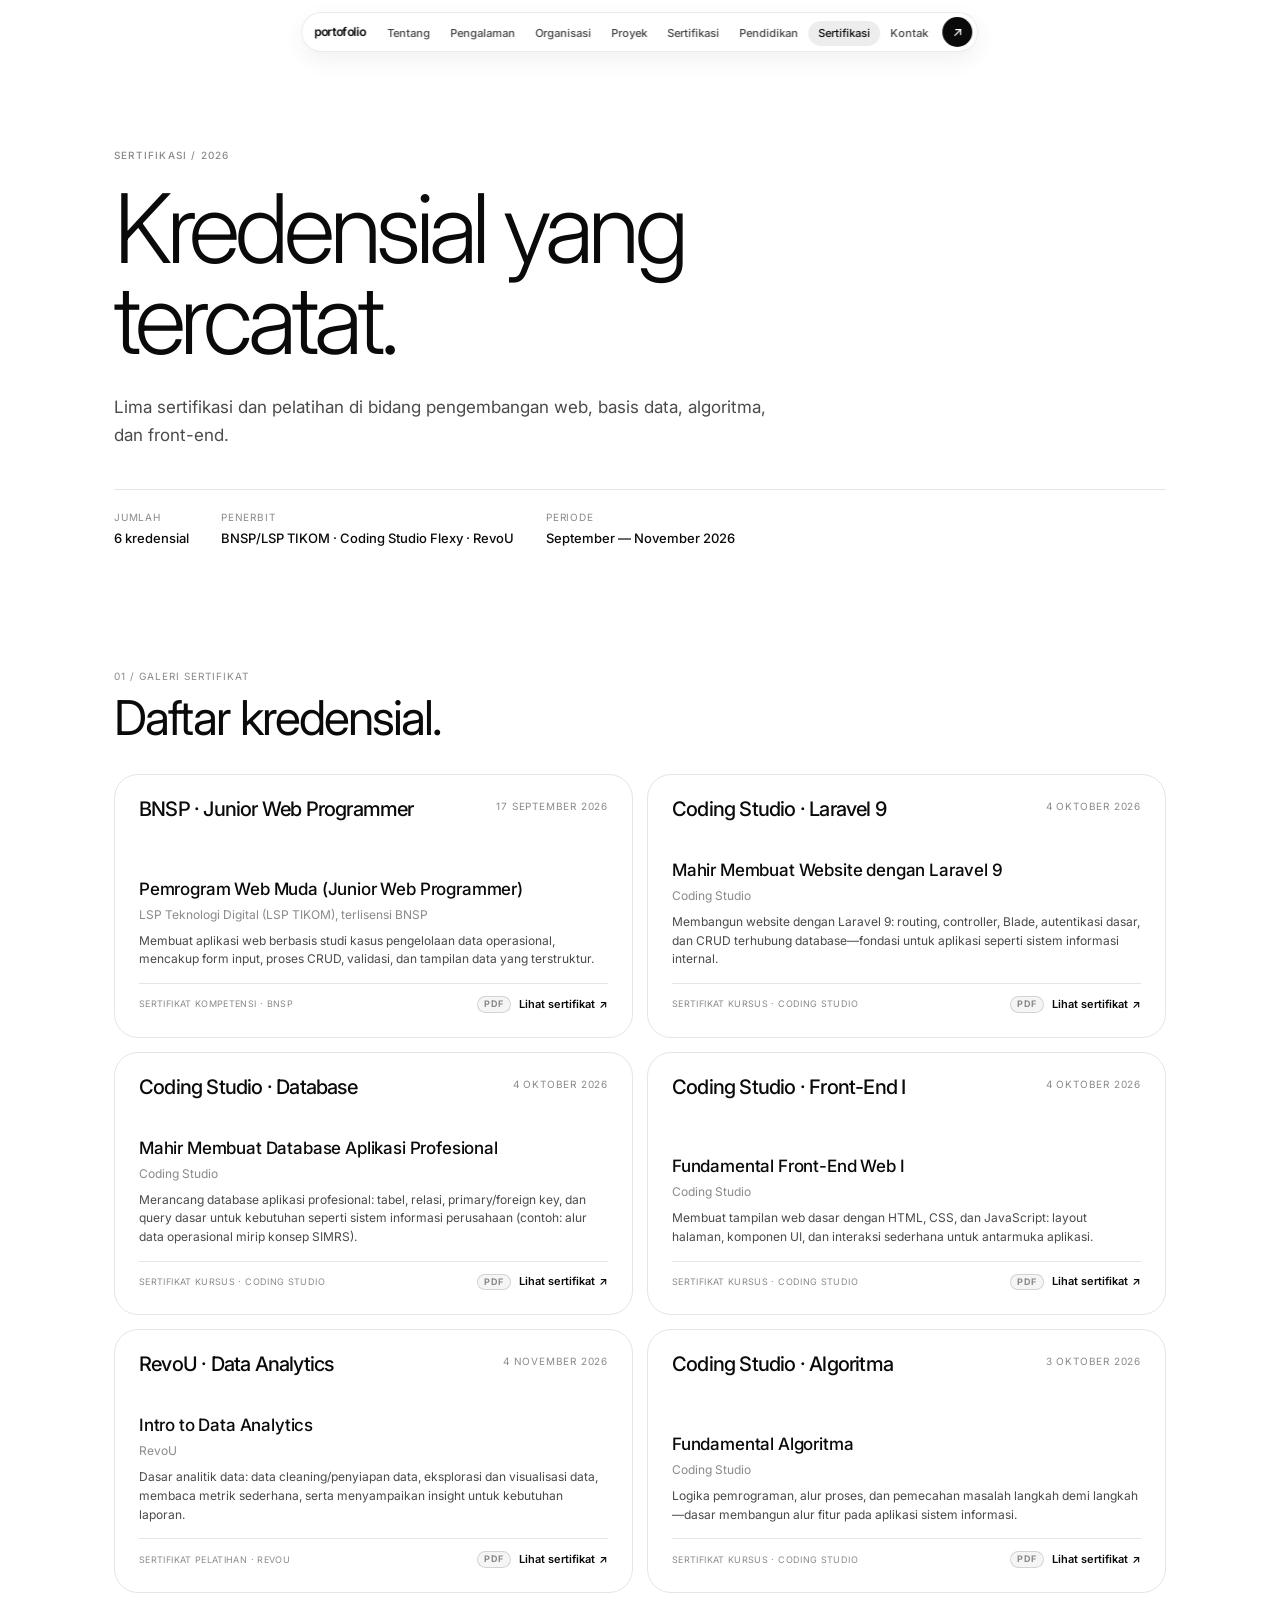
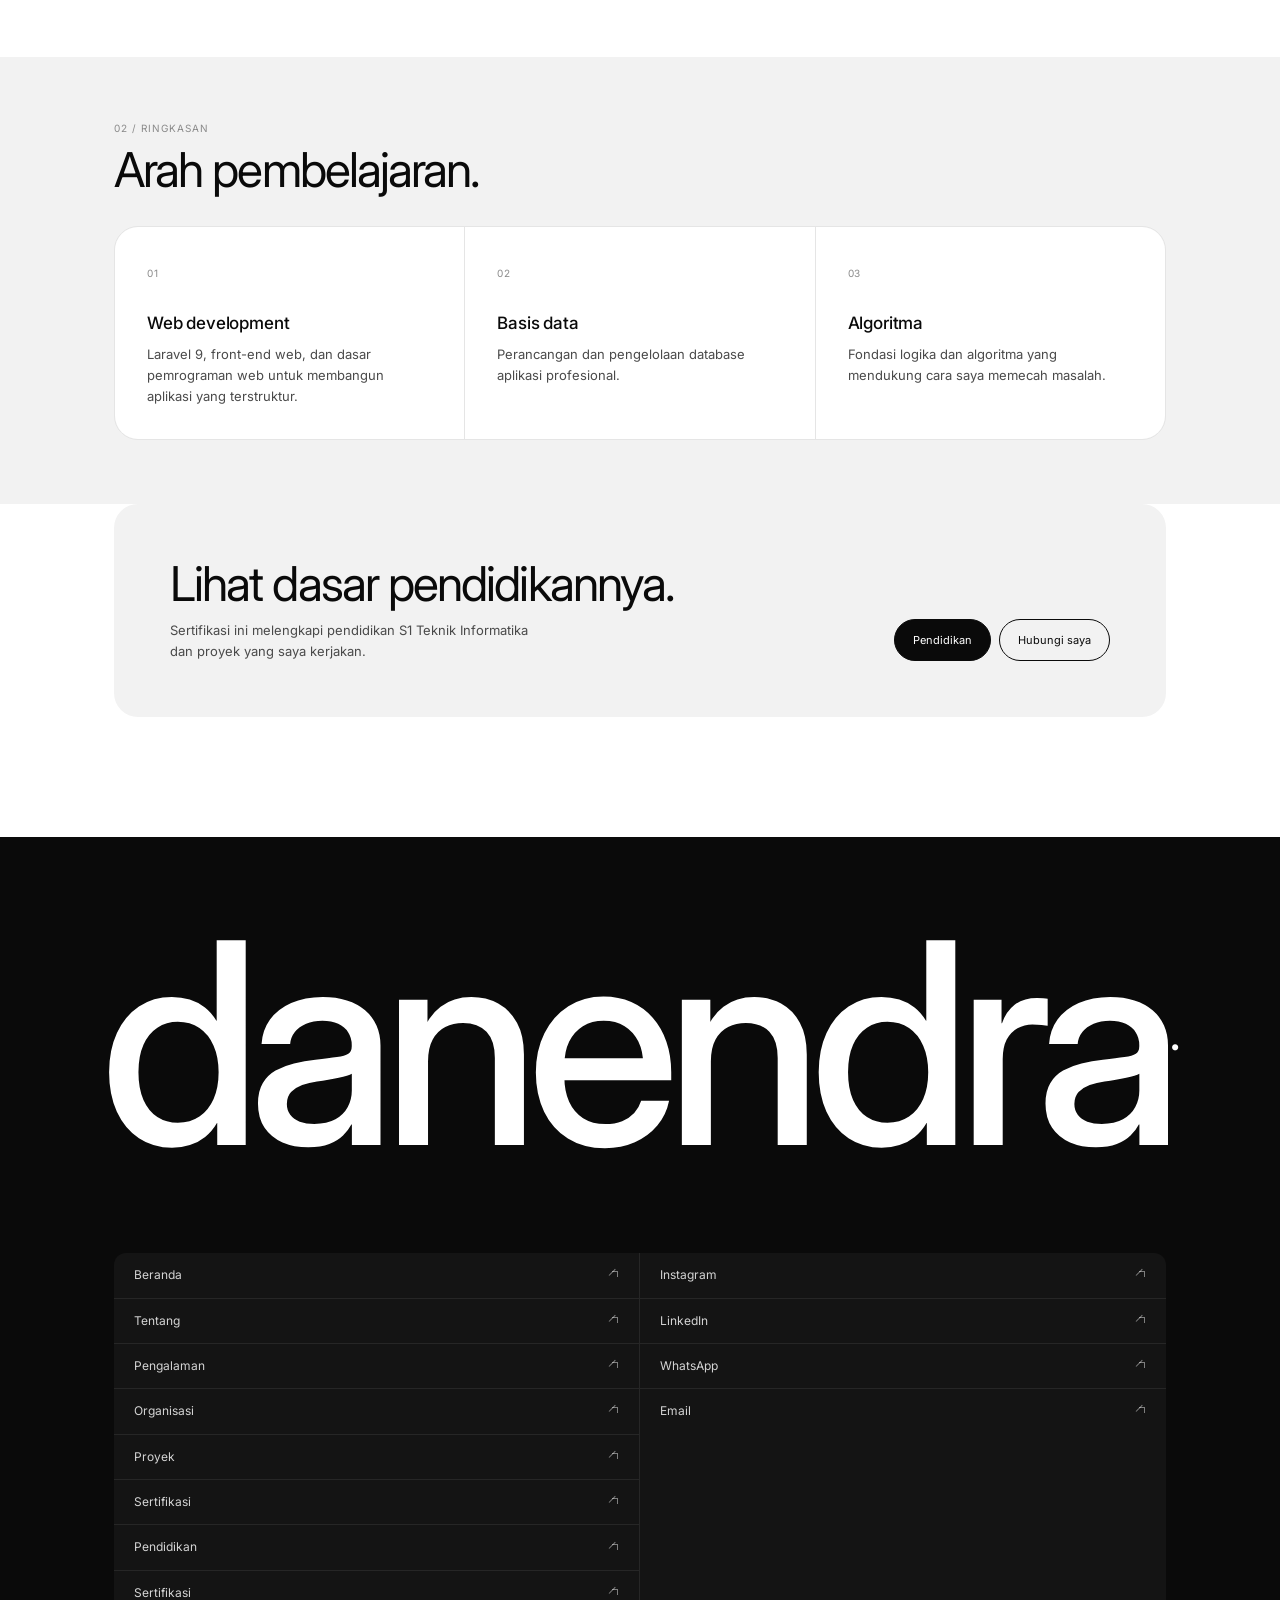
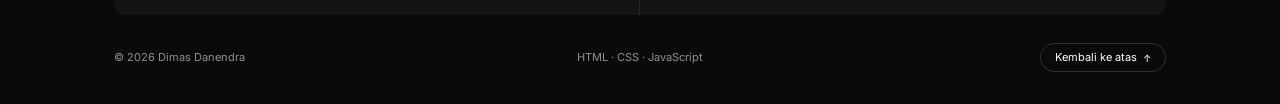
<file: dimas-danendra-portfolio/sertifikasi.html>
<!doctype html>
<html lang="id">
<head>
<meta charset="utf-8">
<meta name="viewport" content="width=device-width, initial-scale=1">
<title>Sertifikasi — Dimas Danendra</title>
<meta name="description" content="Sertifikasi Dimas Danendra: Junior Web Programmer BNSP (LSP TIKOM, Cirebon), Intro to Data Analytics RevoU, dan kursus online Coding Studio Flexy.">
<meta name="theme-color" content="#FFFFFF">
<link rel="preconnect" href="https://fonts.googleapis.com">
<link rel="preconnect" href="https://fonts.gstatic.com" crossorigin>
<link href="https://fonts.googleapis.com/css2?family=Inter:wght@300;400;500;600;700&display=swap" rel="stylesheet">
<link rel="stylesheet" href="css/style.css">
<script src="js/main.js" defer></script>
</head>
<body>
  <a class="skip-link" href="#main">Loncat ke konten</a>
  <div class="scroll-progress" aria-hidden="true"><span class="scroll-progress__bar" id="scrollProgressBar"></span></div>
<nav class="nav" aria-label="Navigasi utama">
  <a class="nav__logo" href="index.html#hero">portofolio</a>
  <ul class="nav__menu" id="navMenu">
    <li><a href="tentang.html">Tentang</a></li>
    <li><a href="pengalaman.html">Pengalaman</a></li>
    <li><a href="organisasi.html">Organisasi</a></li>
    <li><a href="index.html#showcase">Proyek</a></li>
    <li><a href="index.html#certifications">Sertifikasi</a></li>
    <li><a href="pendidikan.html">Pendidikan</a></li>
    <li><a href="sertifikasi.html" aria-current="page">Sertifikasi</a></li>
    <li><a href="index.html#contact">Kontak</a></li>
  </ul>
  <button class="nav__toggle" id="navToggle" type="button" aria-expanded="false" aria-controls="navMenu" aria-label="Buka menu">
    <span></span>
    <span></span>
  </button>
  <a class="nav__cta" href="index.html#contact" aria-label="Hubungi Dimas Danendra">
    <svg viewBox="0 0 16 16" width="13" height="13" fill="none" stroke="currentColor" stroke-width="1.5" stroke-linecap="round" stroke-linejoin="round" aria-hidden="true">
      <path d="M4.5 11.5 11.5 4.5"/>
      <path d="M5.5 4.5h6v6"/>
    </svg>
  </a>
</nav>

<main id="main">
  <header class="page-hero">
    <div class="container">
      <p class="page-hero__eyebrow">Sertifikasi / 2026</p>
      <h1 class="page-hero__title">Kredensial yang tercatat.</h1>
      <p class="page-hero__lede">Lima sertifikasi dan pelatihan di bidang pengembangan web, basis data, algoritma, dan front-end.</p>
      <div class="page-hero__meta">
        <span>Jumlah <b>6 kredensial</b></span>
        <span>Penerbit <b>BNSP/LSP TIKOM · Coding Studio Flexy · RevoU</b></span>
        <span>Periode <b>September — November 2026</b></span>
      </div>
    </div>
  </header>

  <section class="page-section">
    <div class="container">
      <div class="page-section__head">
        <div>
          <p class="page-section__label">01 / Galeri sertifikat</p>
          <h2 class="page-section__title">Daftar kredensial.</h2>
        </div>
      </div>

      <div class="cert-list">
        <article class="cert-item" id="bnsp">
          <div class="cert-item__top">
            <span class="cert-item__mark">BNSP · Junior Web Programmer</span>
            <span class="cert-item__date">17 September 2026</span>
          </div>
          <h3>Pemrogram Web Muda (Junior Web Programmer)</h3>
          <span class="cert-item__issuer">LSP Teknologi Digital (LSP TIKOM), terlisensi BNSP</span>
          <span class="cert-item__desc">Membuat aplikasi web berbasis studi kasus pengelolaan data operasional, mencakup form input, proses CRUD, validasi, dan tampilan data yang terstruktur.</span>
          <div class="cert-item__actions">
            <span class="cert-item__note">Sertifikat kompetensi · BNSP</span>
            <a class="cert-item__viewlink" href="assets/certificates/BNSP%20JWP%20DIMAS%20DANENDRA.pdf" target="_blank" rel="noreferrer" aria-label="Buka sertifikat (PDF)"><span class="cta-badge">PDF</span> Lihat sertifikat <span aria-hidden="true">↗</span></a>
          </div>
        </article>

        <article class="cert-item" id="laravel-9">
          <div class="cert-item__top">
            <span class="cert-item__mark">Coding Studio · Laravel 9</span>
            <span class="cert-item__date">4 Oktober 2026</span>
          </div>
          <h3>Mahir Membuat Website dengan Laravel 9</h3>
          <span class="cert-item__issuer">Coding Studio</span>
          <span class="cert-item__desc">Membangun website dengan Laravel 9: routing, controller, Blade, autentikasi dasar, dan CRUD terhubung database—fondasi untuk aplikasi seperti sistem informasi internal.</span>
          <div class="cert-item__actions">
            <span class="cert-item__note">Sertifikat kursus · Coding Studio</span>
            <a class="cert-item__viewlink" href="assets/certificates/Sertifikat%20Mahir%20Membuat%20Website%20dengan%20Laravel%209%20-%20Dimas%20danendra%20-%20iaXeM0NPTF.pdf" target="_blank" rel="noreferrer" aria-label="Buka sertifikat (PDF)"><span class="cta-badge">PDF</span> Lihat sertifikat <span aria-hidden="true">↗</span></a>
          </div>
        </article>

        <article class="cert-item" id="database-aplikasi">
          <div class="cert-item__top">
            <span class="cert-item__mark">Coding Studio · Database</span>
            <span class="cert-item__date">4 Oktober 2026</span>
          </div>
          <h3>Mahir Membuat Database Aplikasi Profesional</h3>
          <span class="cert-item__issuer">Coding Studio</span>
          <span class="cert-item__desc">Merancang database aplikasi profesional: tabel, relasi, primary/foreign key, dan query dasar untuk kebutuhan seperti sistem informasi perusahaan (contoh: alur data operasional mirip konsep SIMRS).</span>
          <div class="cert-item__actions">
            <span class="cert-item__note">Sertifikat kursus · Coding Studio</span>
            <a class="cert-item__viewlink" href="assets/certificates/Sertifikat%20Mahir%20Membuat%20Database%20Aplikasi%20Profesional%20-%20Dimas%20danendra%20-%205Xk3rtisY9.pdf" target="_blank" rel="noreferrer" aria-label="Buka sertifikat (PDF)"><span class="cta-badge">PDF</span> Lihat sertifikat <span aria-hidden="true">↗</span></a>
          </div>
        </article>

        <article class="cert-item" id="frontend-web-1">
          <div class="cert-item__top">
            <span class="cert-item__mark">Coding Studio · Front-End I</span>
            <span class="cert-item__date">4 Oktober 2026</span>
          </div>
          <h3>Fundamental Front-End Web I</h3>
          <span class="cert-item__issuer">Coding Studio</span>
          <span class="cert-item__desc">Membuat tampilan web dasar dengan HTML, CSS, dan JavaScript: layout halaman, komponen UI, dan interaksi sederhana untuk antarmuka aplikasi.</span>
          <div class="cert-item__actions">
            <span class="cert-item__note">Sertifikat kursus · Coding Studio</span>
            <a class="cert-item__viewlink" href="assets/certificates/Sertifikat%20Fundamental%20Front-End%20Web%20I%20-%20Dimas%20danendra.pdf" target="_blank" rel="noreferrer" aria-label="Buka sertifikat (PDF)"><span class="cta-badge">PDF</span> Lihat sertifikat <span aria-hidden="true">↗</span></a>
          </div>
        </article>

        <article class="cert-item" id="intro-data-analytics-revou">
          <div class="cert-item__top">
            <span class="cert-item__mark">RevoU · Data Analytics</span>
            <span class="cert-item__date">4 November 2026</span>
          </div>
          <h3>Intro to Data Analytics</h3>
          <span class="cert-item__issuer">RevoU</span>
          <span class="cert-item__desc">Dasar analitik data: data cleaning/penyiapan data, eksplorasi dan visualisasi data, membaca metrik sederhana, serta menyampaikan insight untuk kebutuhan laporan.</span>
          <div class="cert-item__actions">
            <span class="cert-item__note">Sertifikat pelatihan · RevoU</span>
            <a class="cert-item__viewlink" href="assets/certificates/DAMC_dimasdanendra57%40gmail.com_DAMC-261026-01-1-00147%20(1).pdf" target="_blank" rel="noreferrer" aria-label="Buka sertifikat RevoU Intro to Data Analytics (PDF)"><span class="cta-badge">PDF</span> Lihat sertifikat <span aria-hidden="true">↗</span></a>
          </div>
        </article>

        <article class="cert-item" id="fundamental-algoritma">
          <div class="cert-item__top">
            <span class="cert-item__mark">Coding Studio · Algoritma</span>
            <span class="cert-item__date">3 Oktober 2026</span>
          </div>
          <h3>Fundamental Algoritma</h3>
          <span class="cert-item__issuer">Coding Studio</span>
          <span class="cert-item__desc">Logika pemrograman, alur proses, dan pemecahan masalah langkah demi langkah—dasar membangun alur fitur pada aplikasi sistem informasi.</span>
          <div class="cert-item__actions">
            <span class="cert-item__note">Sertifikat kursus · Coding Studio</span>
            <a class="cert-item__viewlink" href="assets/certificates/Sertifikat%20Fundamental%20Algoritma%20-%20Dimas%20danendra%20-%20sqHLu1gm8p.pdf" target="_blank" rel="noreferrer" aria-label="Buka sertifikat (PDF)"><span class="cta-badge">PDF</span> Lihat sertifikat <span aria-hidden="true">↗</span></a>
          </div>
        </article>
      </div>
    </div>
  </section>

  <section class="page-section page-section--tint">
    <div class="container">
      <div class="page-section__head">
        <div>
          <p class="page-section__label">02 / Ringkasan</p>
          <h2 class="page-section__title">Arah pembelajaran.</h2>
        </div>
      </div>
      <div class="note-grid">
        <article class="note-card">
          <span class="note-card__num">01</span>
          <h3>Web development</h3>
          <p>Laravel 9, front-end web, dan dasar pemrograman web untuk membangun aplikasi yang terstruktur.</p>
        </article>
        <article class="note-card">
          <span class="note-card__num">02</span>
          <h3>Basis data</h3>
          <p>Perancangan dan pengelolaan database aplikasi profesional.</p>
        </article>
        <article class="note-card">
          <span class="note-card__num">03</span>
          <h3>Algoritma</h3>
          <p>Fondasi logika dan algoritma yang mendukung cara saya memecah masalah.</p>
        </article>
      </div>
    </div>
  </section>

  <section class="page-cta">
    <div class="container">
      <div class="page-cta__card">
        <div>
          <h2 class="page-cta__title">Lihat dasar pendidikannya.</h2>
          <p class="page-cta__text">Sertifikasi ini melengkapi pendidikan S1 Teknik Informatika dan proyek yang saya kerjakan.</p>
        </div>
        <div class="page-cta__actions">
          <a class="page-btn" href="pendidikan.html">Pendidikan</a>
          <a class="page-btn page-btn--ghost" href="index.html#contact">Hubungi saya</a>
        </div>
      </div>
    </div>
  </section>
</main>

<footer class="footer" id="footer">
  <h2 class="footer__brand">danendra<sup>.</sup></h2>
  <div class="footer__inner">
    <nav class="footer__links" aria-label="Tautan footer">
      <ul class="footer__column">
        <li><a class="footer__link" href="index.html#hero">Beranda<span class="footer__arrow" aria-hidden="true"></span></a></li>
        <li><a class="footer__link" href="tentang.html">Tentang<span class="footer__arrow" aria-hidden="true"></span></a></li>
        <li><a class="footer__link" href="pengalaman.html">Pengalaman<span class="footer__arrow" aria-hidden="true"></span></a></li>
        <li><a class="footer__link" href="organisasi.html">Organisasi<span class="footer__arrow" aria-hidden="true"></span></a></li>
        <li><a class="footer__link" href="proyek.html">Proyek<span class="footer__arrow" aria-hidden="true"></span></a></li>
        <li><a class="footer__link" href="index.html#certifications">Sertifikasi<span class="footer__arrow" aria-hidden="true"></span></a></li>
        <li><a class="footer__link" href="pendidikan.html">Pendidikan<span class="footer__arrow" aria-hidden="true"></span></a></li>
        <li><a class="footer__link" href="sertifikasi.html">Sertifikasi<span class="footer__arrow" aria-hidden="true"></span></a></li>
      </ul>
      <ul class="footer__column">
        <li><a class="footer__link" href="https://www.instagram.com/d.dnnra/" target="_blank" rel="noopener noreferrer">Instagram<span class="footer__arrow" aria-hidden="true"></span></a></li>
        <li><a class="footer__link" href="https://www.linkedin.com/in/dimas-danendra" target="_blank" rel="noopener noreferrer">LinkedIn<span class="footer__arrow" aria-hidden="true"></span></a></li>
        <li><a class="footer__link" href="https://wa.me/6285155251677" target="_blank" rel="noopener noreferrer">WhatsApp<span class="footer__arrow" aria-hidden="true"></span></a></li>
        <li><a class="footer__link" href="mailto:dimasdanendra57@gmail.com">Email<span class="footer__arrow" aria-hidden="true"></span></a></li>
      </ul>
    </nav>
    <div class="footer__bottom">
      <span class="footer__copyright">© 2026 Dimas Danendra</span>
      <span class="footer__credit">HTML · CSS · JavaScript</span>
      <button class="footer__top" type="button">Kembali ke atas <span aria-hidden="true">↑</span></button>
    </div>
  </div>
</footer>
</body>
</html>
</file>
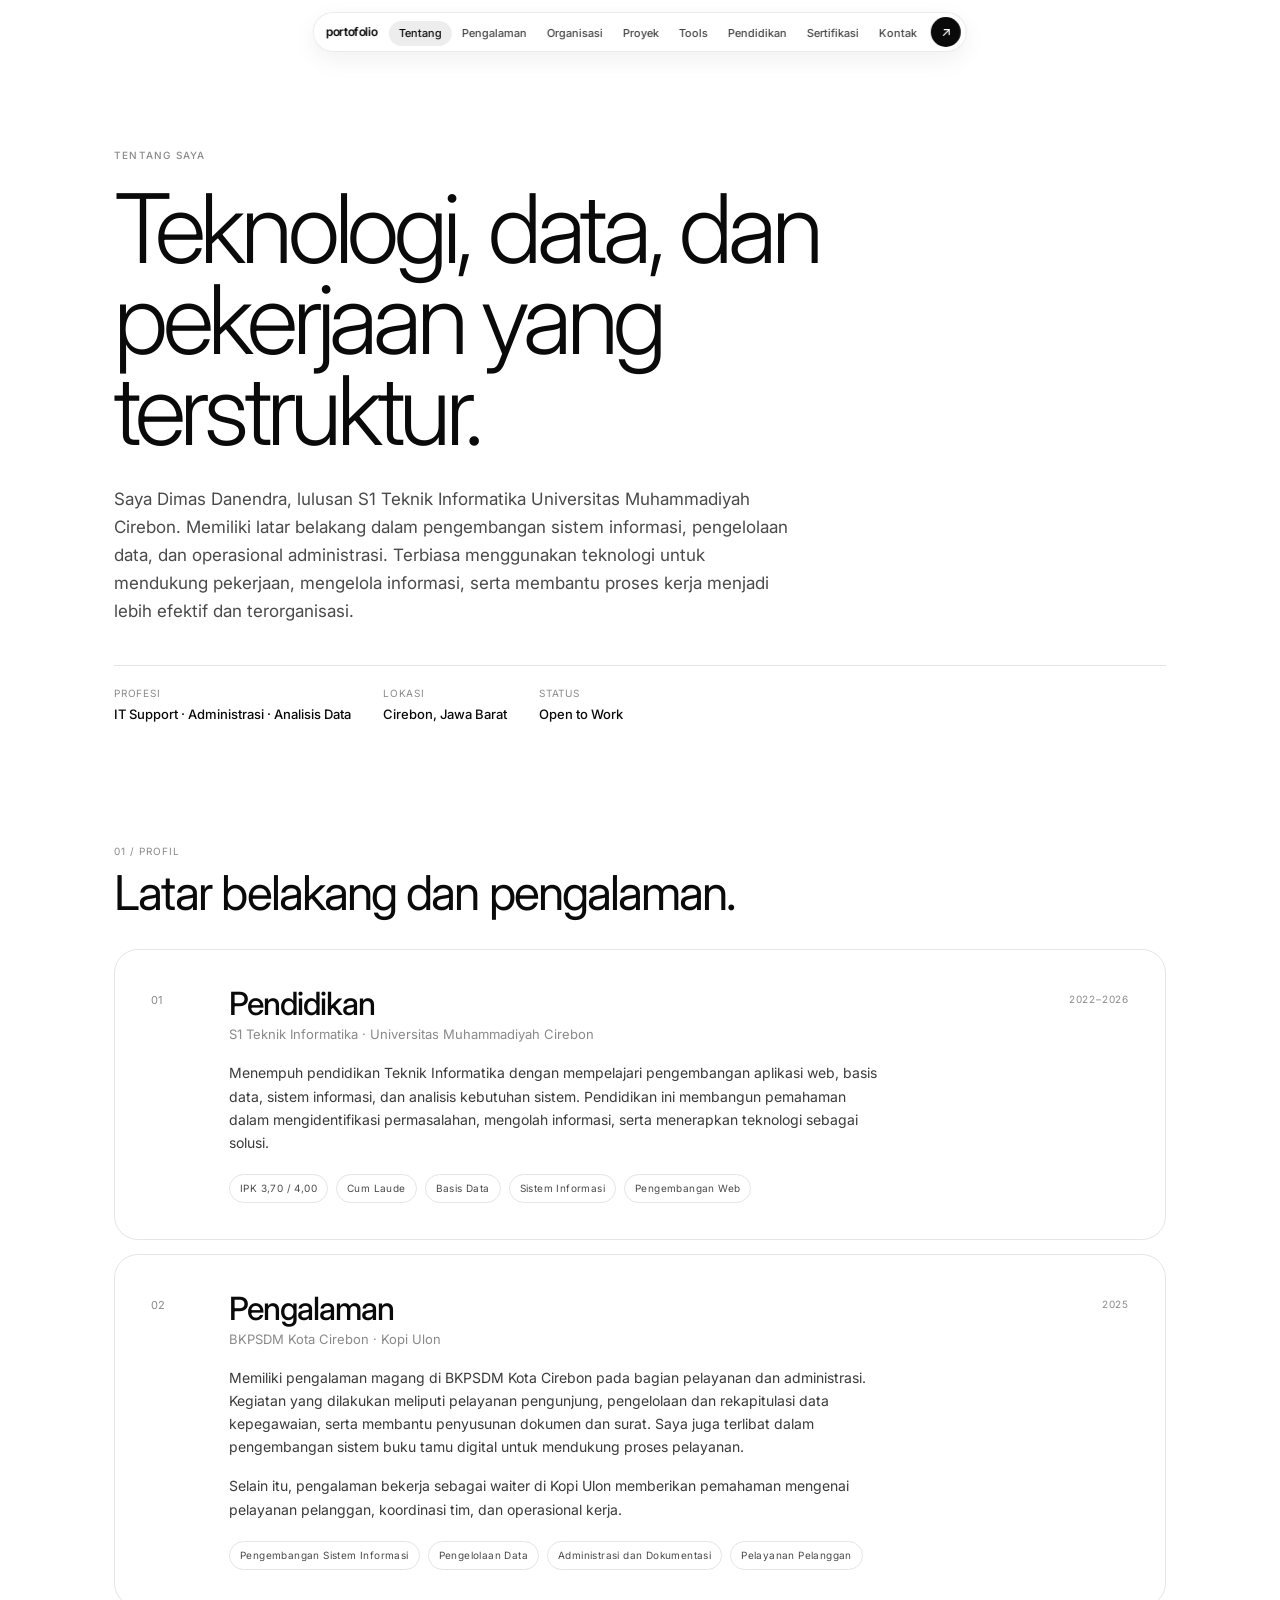
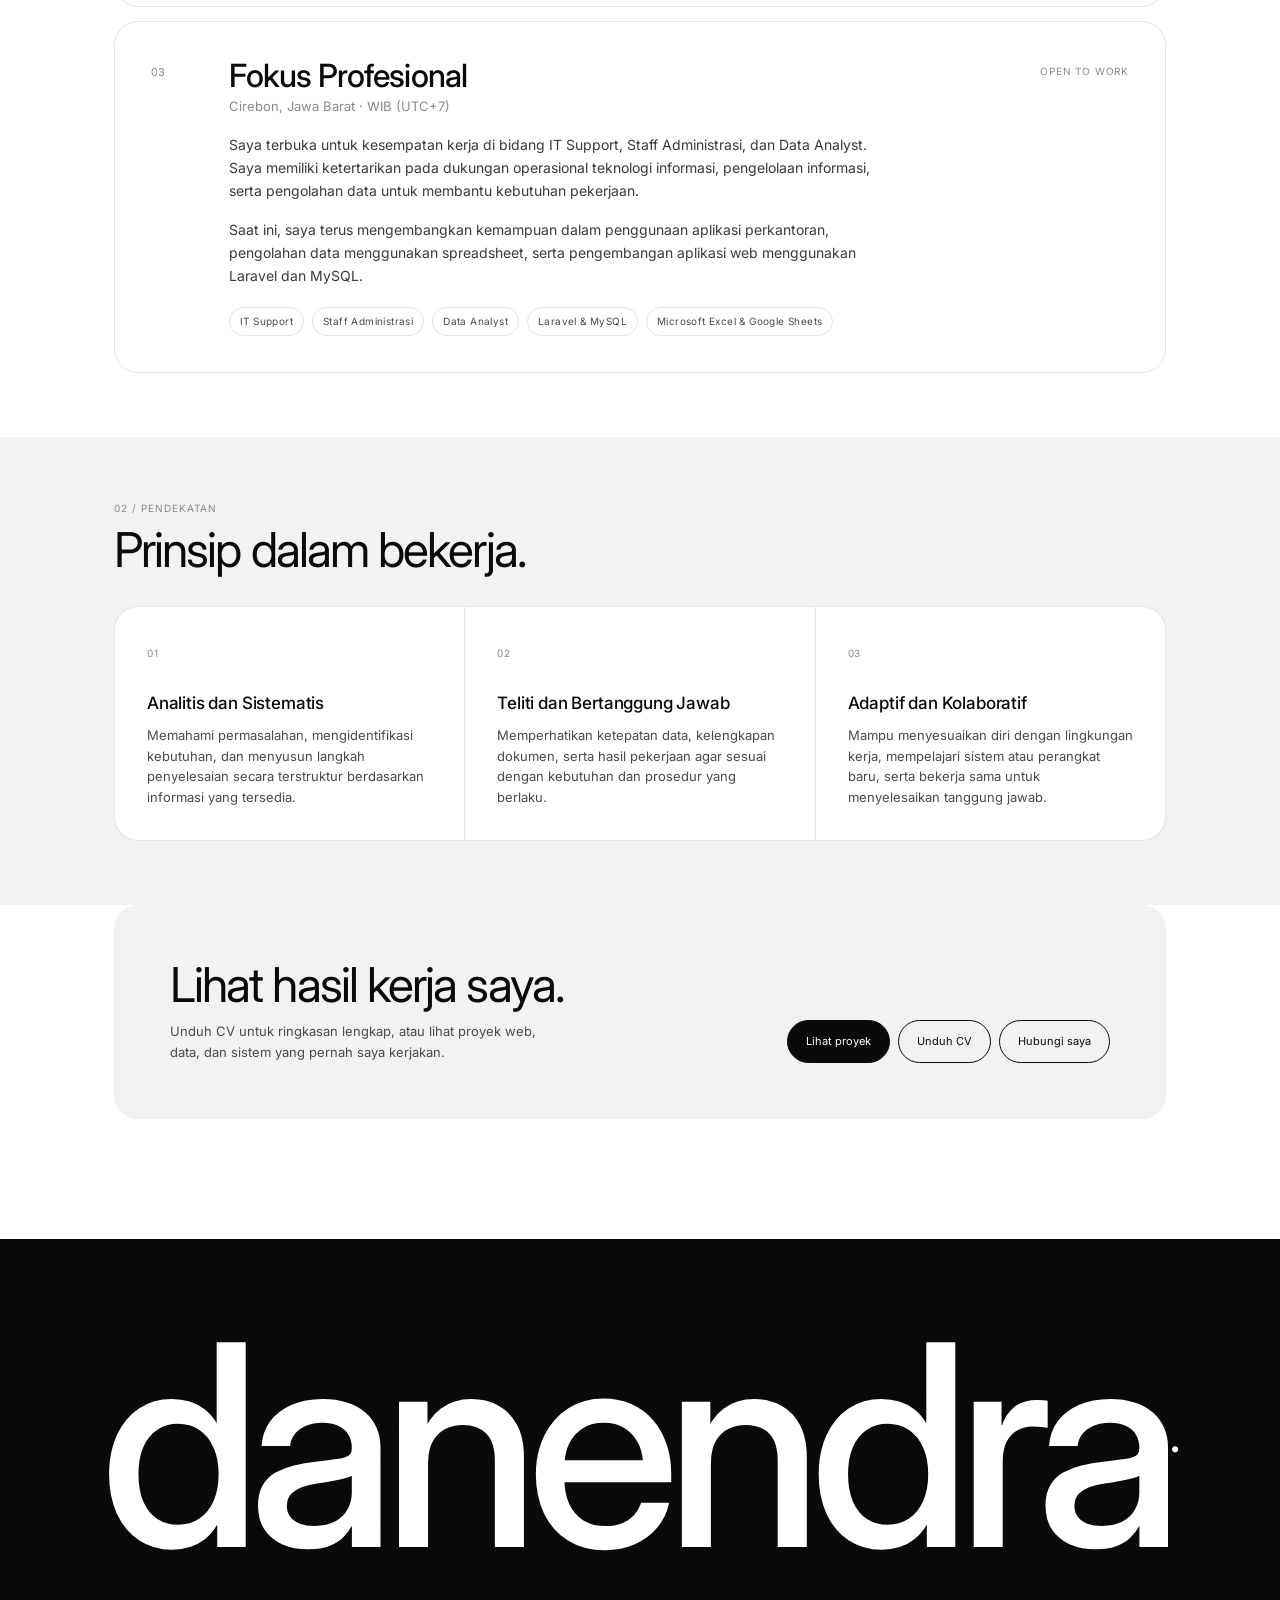
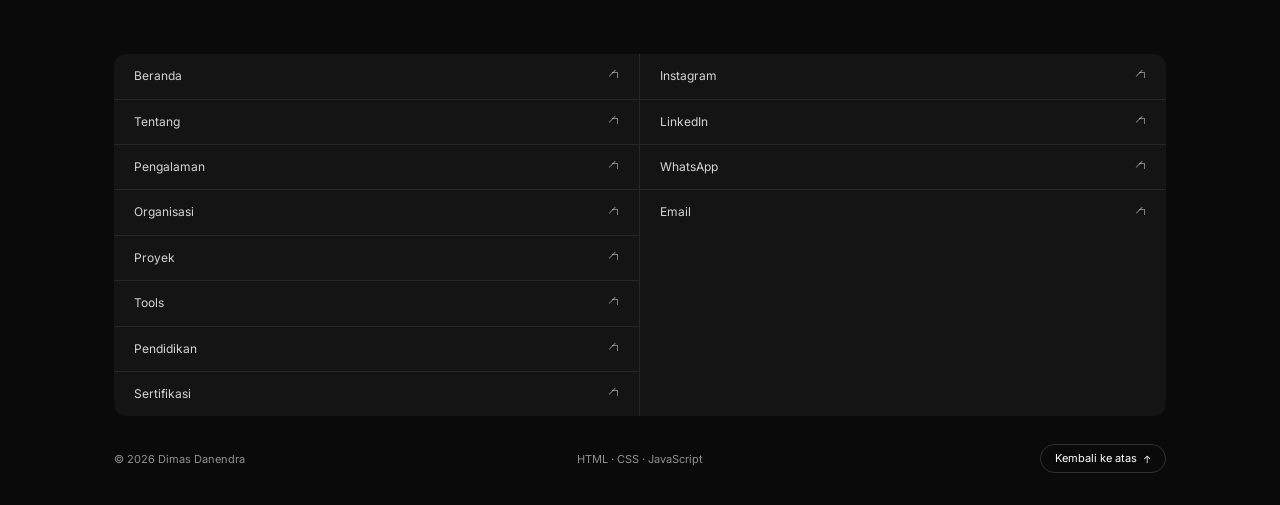
<file: dimas-danendra-portfolio/tentang.html>
<!doctype html>
<html lang="id">
<head>
<meta charset="utf-8">
<meta name="viewport" content="width=device-width, initial-scale=1">
<title>Tentang — Dimas Danendra</title>
<meta name="description" content="Profil Dimas Danendra, lulusan S1 Teknik Informatika Universitas Muhammadiyah Cirebon dengan latar belakang pengembangan sistem informasi, pengelolaan data, dan operasional administrasi.">
<meta name="theme-color" content="#FFFFFF">
<link rel="preconnect" href="https://fonts.googleapis.com">
<link rel="preconnect" href="https://fonts.gstatic.com" crossorigin>
<link href="https://fonts.googleapis.com/css2?family=Inter:wght@300;400;500;600;700&display=swap" rel="stylesheet">
<link rel="stylesheet" href="css/style.css">
<script src="js/main.js" defer></script>
</head>
<body>
  <a class="skip-link" href="#main">Loncat ke konten</a>
  <div class="scroll-progress" aria-hidden="true"><span class="scroll-progress__bar" id="scrollProgressBar"></span></div>
<nav class="nav" aria-label="Navigasi utama">
  <a class="nav__logo" href="index.html#hero">portofolio</a>
  <ul class="nav__menu" id="navMenu">
    <li><a href="tentang.html" aria-current="page">Tentang</a></li>
    <li><a href="pengalaman.html">Pengalaman</a></li>
    <li><a href="organisasi.html">Organisasi</a></li>
    <li><a href="index.html#showcase">Proyek</a></li>
    <li><a href="index.html#tools">Tools</a></li>
    <li><a href="pendidikan.html">Pendidikan</a></li>
    <li><a href="index.html#certifications">Sertifikasi</a></li>
    <li><a href="index.html#contact">Kontak</a></li>
  </ul>
  <button class="nav__toggle" id="navToggle" type="button" aria-expanded="false" aria-controls="navMenu" aria-label="Buka menu">
    <span></span>
    <span></span>
  </button>
  <a class="nav__cta" href="index.html#contact" aria-label="Hubungi Dimas Danendra">
    <svg viewBox="0 0 16 16" width="13" height="13" fill="none" stroke="currentColor" stroke-width="1.5" stroke-linecap="round" stroke-linejoin="round" aria-hidden="true">
      <path d="M4.5 11.5 11.5 4.5"/>
      <path d="M5.5 4.5h6v6"/>
    </svg>
  </a>
</nav>

<main id="main">
  <header class="page-hero">
    <div class="container">
      <p class="page-hero__eyebrow">Tentang Saya</p>
      <h1 class="page-hero__title">Teknologi, data, dan pekerjaan yang terstruktur.</h1>
      <p class="page-hero__lede">Saya Dimas Danendra, lulusan S1 Teknik Informatika Universitas Muhammadiyah Cirebon. Memiliki latar belakang dalam pengembangan sistem informasi, pengelolaan data, dan operasional administrasi. Terbiasa menggunakan teknologi untuk mendukung pekerjaan, mengelola informasi, serta membantu proses kerja menjadi lebih efektif dan terorganisasi.</p>
      <div class="page-hero__meta">
        <span>Profesi <b>IT Support · Administrasi · Analisis Data</b></span>
        <span>Lokasi <b>Cirebon, Jawa Barat</b></span>
        <span>Status <b>Open to Work</b></span>
      </div>
    </div>
  </header>

  <section class="page-section">
    <div class="container">
      <div class="page-section__head">
        <div>
          <p class="page-section__label">01 / Profil</p>
          <h2 class="page-section__title">Latar belakang dan pengalaman.</h2>
        </div>
      </div>

      <div class="entry-list">
        <article class="entry">
          <span class="entry__index">01</span>
          <div>
            <div class="entry__top">
              <h2 class="entry__title">Pendidikan</h2>
              <span class="entry__period">2022–2026</span>
            </div>
            <span class="entry__org">S1 Teknik Informatika · Universitas Muhammadiyah Cirebon</span>
            <p class="entry__text">Menempuh pendidikan Teknik Informatika dengan mempelajari pengembangan aplikasi web, basis data, sistem informasi, dan analisis kebutuhan sistem. Pendidikan ini membangun pemahaman dalam mengidentifikasi permasalahan, mengolah informasi, serta menerapkan teknologi sebagai solusi.</p>
            <ul class="tag-list">
              <li>IPK 3,70 / 4,00</li>
              <li>Cum Laude</li>
              <li>Basis Data</li>
              <li>Sistem Informasi</li>
              <li>Pengembangan Web</li>
            </ul>
          </div>
        </article>

        <article class="entry">
          <span class="entry__index">02</span>
          <div>
            <div class="entry__top">
              <h2 class="entry__title">Pengalaman</h2>
              <span class="entry__period">2025</span>
            </div>
            <span class="entry__org">BKPSDM Kota Cirebon · Kopi Ulon</span>
            <p class="entry__text">Memiliki pengalaman magang di BKPSDM Kota Cirebon pada bagian pelayanan dan administrasi. Kegiatan yang dilakukan meliputi pelayanan pengunjung, pengelolaan dan rekapitulasi data kepegawaian, serta membantu penyusunan dokumen dan surat. Saya juga terlibat dalam pengembangan sistem buku tamu digital untuk mendukung proses pelayanan.</p>
            <p class="entry__text">Selain itu, pengalaman bekerja sebagai waiter di Kopi Ulon memberikan pemahaman mengenai pelayanan pelanggan, koordinasi tim, dan operasional kerja.</p>
            <ul class="tag-list">
              <li>Pengembangan Sistem Informasi</li>
              <li>Pengelolaan Data</li>
              <li>Administrasi dan Dokumentasi</li>
              <li>Pelayanan Pelanggan</li>
            </ul>
          </div>
        </article>

        <article class="entry">
          <span class="entry__index">03</span>
          <div>
            <div class="entry__top">
              <h2 class="entry__title">Fokus Profesional</h2>
              <span class="entry__period">Open to Work</span>
            </div>
            <span class="entry__org">Cirebon, Jawa Barat · WIB (UTC+7)</span>
            <p class="entry__text">Saya terbuka untuk kesempatan kerja di bidang IT Support, Staff Administrasi, dan Data Analyst. Saya memiliki ketertarikan pada dukungan operasional teknologi informasi, pengelolaan informasi, serta pengolahan data untuk membantu kebutuhan pekerjaan.</p>
            <p class="entry__text">Saat ini, saya terus mengembangkan kemampuan dalam penggunaan aplikasi perkantoran, pengolahan data menggunakan spreadsheet, serta pengembangan aplikasi web menggunakan Laravel dan MySQL.</p>
            <ul class="tag-list">
              <li>IT Support</li>
              <li>Staff Administrasi</li>
              <li>Data Analyst</li>
              <li>Laravel &amp; MySQL</li>
              <li>Microsoft Excel &amp; Google Sheets</li>
            </ul>
          </div>
        </article>
      </div>
    </div>
  </section>

  <section class="page-section page-section--tint">
    <div class="container">
      <div class="page-section__head">
        <div>
          <p class="page-section__label">02 / Pendekatan</p>
          <h2 class="page-section__title">Prinsip dalam bekerja.</h2>
        </div>
      </div>
      <div class="note-grid">
        <article class="note-card">
          <span class="note-card__num">01</span>
          <h3>Analitis dan Sistematis</h3>
          <p>Memahami permasalahan, mengidentifikasi kebutuhan, dan menyusun langkah penyelesaian secara terstruktur berdasarkan informasi yang tersedia.</p>
        </article>
        <article class="note-card">
          <span class="note-card__num">02</span>
          <h3>Teliti dan Bertanggung Jawab</h3>
          <p>Memperhatikan ketepatan data, kelengkapan dokumen, serta hasil pekerjaan agar sesuai dengan kebutuhan dan prosedur yang berlaku.</p>
        </article>
        <article class="note-card">
          <span class="note-card__num">03</span>
          <h3>Adaptif dan Kolaboratif</h3>
          <p>Mampu menyesuaikan diri dengan lingkungan kerja, mempelajari sistem atau perangkat baru, serta bekerja sama untuk menyelesaikan tanggung jawab.</p>
        </article>
      </div>
    </div>
  </section>

  <section class="page-cta">
    <div class="container">
      <div class="page-cta__card">
        <div>
          <h2 class="page-cta__title">Lihat hasil kerja saya.</h2>
          <p class="page-cta__text">Unduh CV untuk ringkasan lengkap, atau lihat proyek web, data, dan sistem yang pernah saya kerjakan.</p>
        </div>
        <div class="page-cta__actions">
          <a class="page-btn" href="proyek.html">Lihat proyek</a>
          <a class="page-btn page-btn--ghost" href="assets/cv-dimas-danendra.pdf" download>Unduh CV</a>
          <a class="page-btn page-btn--ghost" href="index.html#contact">Hubungi saya</a>
        </div>
      </div>
    </div>
  </section>
</main>

<footer class="footer" id="footer">
  <h2 class="footer__brand">danendra<sup>.</sup></h2>
  <div class="footer__inner">
    <nav class="footer__links" aria-label="Tautan footer">
      <ul class="footer__column">
        <li><a class="footer__link" href="index.html#hero">Beranda<span class="footer__arrow" aria-hidden="true"></span></a></li>
        <li><a class="footer__link" href="tentang.html">Tentang<span class="footer__arrow" aria-hidden="true"></span></a></li>
        <li><a class="footer__link" href="pengalaman.html">Pengalaman<span class="footer__arrow" aria-hidden="true"></span></a></li>
        <li><a class="footer__link" href="organisasi.html">Organisasi<span class="footer__arrow" aria-hidden="true"></span></a></li>
        <li><a class="footer__link" href="proyek.html">Proyek<span class="footer__arrow" aria-hidden="true"></span></a></li>
        <li><a class="footer__link" href="index.html#tools">Tools<span class="footer__arrow" aria-hidden="true"></span></a></li>
        <li><a class="footer__link" href="pendidikan.html">Pendidikan<span class="footer__arrow" aria-hidden="true"></span></a></li>
        <li><a class="footer__link" href="index.html#certifications">Sertifikasi<span class="footer__arrow" aria-hidden="true"></span></a></li>
      </ul>
      <ul class="footer__column">
        <li><a class="footer__link" href="https://www.instagram.com/d.dnnra/" target="_blank" rel="noopener noreferrer">Instagram<span class="footer__arrow" aria-hidden="true"></span></a></li>
        <li><a class="footer__link" href="https://www.linkedin.com/in/dimas-danendra" target="_blank" rel="noopener noreferrer">LinkedIn<span class="footer__arrow" aria-hidden="true"></span></a></li>
        <li><a class="footer__link" href="https://wa.me/6285155251677" target="_blank" rel="noopener noreferrer">WhatsApp<span class="footer__arrow" aria-hidden="true"></span></a></li>
        <li><a class="footer__link" href="mailto:dimasdanendra57@gmail.com">Email<span class="footer__arrow" aria-hidden="true"></span></a></li>
      </ul>
    </nav>
    <div class="footer__bottom">
      <span class="footer__copyright">© 2026 Dimas Danendra</span>
      <span class="footer__credit">HTML · CSS · JavaScript</span>
      <button class="footer__top" type="button">Kembali ke atas <span aria-hidden="true">↑</span></button>
    </div>
  </div>
</footer>
</body>
</html>
</file>
<file: dimas-danendra-portfolio/css/style.css>
:root {
  --white: #FFFFFF;
  --black: #0A0A0A;
  --gray: #F2F2F2;
  --gray-2: #E5E5E5;
  --muted: #8A8A8A;
  --radius-lg: 24px;
  --radius-md: 16px;
  --radius-sm: 12px;
  --container: 1100px;
}

*,
*::before,
*::after {
  box-sizing: border-box;
}

* {
  margin: 0;
  padding: 0;
}

html {
  -webkit-text-size-adjust: 100%;
}

body {
  font-family: "Inter", system-ui, -apple-system, "Segoe UI", Roboto, Arial, sans-serif;
  font-weight: 400;
  line-height: 1.5;
  background: var(--white);
  color: var(--black);
  -webkit-font-smoothing: antialiased;
  text-rendering: optimizeLegibility;
}

a {
  color: inherit;
  text-decoration: none;
}

img,
svg {
  display: block;
  max-width: 100%;
}

ul,
ol {
  list-style: none;
}

button {
  font: inherit;
  color: inherit;
  background: none;
  border: 0;
  cursor: pointer;
}

.container {
  max-width: var(--container);
  margin-inline: auto;
  padding: 0 24px;
}

.reveal {
  opacity: 0;
  transform: translateY(24px);
  transition: opacity 0.8s ease, transform 0.8s ease;
}

.reveal.in {
  opacity: 1;
  transform: translateY(0);
}

@media (prefers-reduced-motion: reduce) {
  .reveal {
    opacity: 1;
    transform: none;
    transition: none;
  }
}

/* ===== NAVBAR ===== */
.nav {
  position: fixed;
  top: 12px;
  left: 50%;
  transform: translateX(-50%);
  z-index: 100;
  display: flex;
  align-items: center;
  gap: 4px;
  width: max-content;
  max-width: calc(100vw - 24px);
  min-height: 40px;
  padding: 4px 5px 4px 8px;
  border: 1px solid rgba(10, 10, 10, 0.08);
  border-radius: 999px;
  background: rgba(255, 255, 255, 0.8);
  -webkit-backdrop-filter: blur(14px) saturate(140%);
  backdrop-filter: blur(14px) saturate(140%);
  box-shadow: 0 8px 24px rgba(10, 10, 10, 0.06);
  color: var(--black);
}

.nav__logo {
  font-size: 12px;
  font-weight: 600;
  letter-spacing: -0.03em;
  line-height: 1;
  padding: 6px 8px 6px 4px;
  white-space: nowrap;
}

.nav__logo sup {
  position: relative;
  top: -0.5em;
  margin-left: 1px;
  font-size: 8px;
}

.nav__menu {
  display: flex;
  align-items: center;
  gap: 0;
  min-width: 0;
  overflow-x: auto;
  -webkit-overflow-scrolling: touch;
  scrollbar-width: none;
}

.nav__menu::-webkit-scrollbar {
  display: none;
}

.nav__menu a {
  display: inline-flex;
  align-items: center;
  padding: 7px 10px;
  border-radius: 999px;
  font-size: 11px;
  font-weight: 500;
  line-height: 1;
  color: #444;
  white-space: nowrap;
  transition: color 0.2s ease, background 0.2s ease;
}

.nav__menu a:hover {
  color: var(--black);
  background: rgba(10, 10, 10, 0.05);
}

.nav__menu a[aria-current="page"] {
  color: var(--black);
  background: rgba(10, 10, 10, 0.07);
}

.nav__cta {
  flex: 0 0 30px;
  width: 30px;
  height: 30px;
  border-radius: 50%;
  display: grid;
  place-items: center;
  background: var(--black);
  color: var(--white);
  transition: transform 0.2s ease, background 0.2s ease;
}

.nav__cta:hover {
  background: #222;
  transform: translateY(-1px);
}

.nav__toggle {
  display: none;
  flex: 0 0 30px;
  width: 30px;
  height: 30px;
  padding: 0;
  border: 1px solid rgba(10, 10, 10, 0.08);
  border-radius: 50%;
  background: rgba(255, 255, 255, 0.55);
  place-content: center;
  gap: 4px;
}

.nav__toggle span {
  display: block;
  width: 13px;
  height: 1.5px;
  border-radius: 999px;
  background: var(--black);
}
/* ===== HERO ===== */
.hero {
  position: relative;
  min-height: 100vh;
  background: var(--white);
  overflow: hidden;
}

.hero__rope {
  position: absolute;
  inset: 0;
  z-index: 1;
  width: 100%;
  height: 100%;
  pointer-events: none;
}

.hero__word {
  position: absolute;
  top: 56%;
  left: 50%;
  z-index: 0;
  margin: 0;
  color: rgba(10, 10, 10, 0.045);
  -webkit-text-stroke: 1px rgba(10, 10, 10, 0.14);
  font-size: clamp(108px, 34vw, 480px);
  font-weight: 600;
  line-height: 0.72;
  letter-spacing: -0.07em;
  white-space: nowrap;
  pointer-events: none;
  -webkit-user-select: none;
  user-select: none;
  transform: translate(-50%, -50%);
}

.id-card {
  position: absolute;
  top: 0;
  left: 50%;
  z-index: 2;
  width: 240px;
  height: 320px;
  padding: 0;
  overflow: visible;
  border-radius: 20px;
  background: var(--black);
  color: var(--white);
  box-shadow: 0 28px 60px rgba(10, 10, 10, 0.2);
  transform: translate3d(-50%, 150px, 0);
  cursor: grab;
  -webkit-user-select: none;
  user-select: none;
  touch-action: none;
  will-change: transform;
}

.id-card.is-dragging {
  cursor: grabbing;
}

.id-card__clip {
  position: absolute;
  top: -30px;
  left: 50%;
  z-index: 3;
  width: 68px;
  height: 56px;
  pointer-events: none;
  transform: translateX(-50%);
}

.id-card__hook {
  display: block;
  width: 100%;
  height: 100%;
  filter: drop-shadow(0 1px 1px rgba(0, 0, 0, 0.5)) drop-shadow(0 3px 4px rgba(0, 0, 0, 0.24));
}

.id-card__photo {
  position: absolute;
  inset: 0;
  z-index: 0;
  display: flex;
  align-items: center;
  justify-content: center;
  overflow: hidden;
  border-radius: inherit;
  background: var(--black);
}

.id-card__photo img {
  width: 100%;
  height: 100%;
  object-fit: cover;
  filter: grayscale(1) contrast(1.05);
  pointer-events: none;
}

.id-card__mark {
  position: absolute;
  bottom: 18px;
  left: 50%;
  z-index: 2;
  width: 16px;
  height: 16px;
  color: var(--white);
  opacity: 0.95;
  filter: drop-shadow(0 1px 4px rgba(0, 0, 0, 0.45));
  transform: translateX(-50%);
}

.hero__badge {
  position: absolute;
  right: 24px;
  bottom: 24px;
  z-index: 2;
  display: inline-flex;
  align-items: center;
  gap: 6px;
  padding: 7px 10px;
  border-radius: 8px;
  background: var(--black);
  color: var(--white);
  font-size: 11px;
  line-height: 1;
  box-shadow: 0 10px 24px rgba(10, 10, 10, 0.16);
}

.hero__badge svg {
  opacity: 0.9;
}

@media (max-width: 520px) {
  .hero__badge {
    right: 16px;
    bottom: 16px;
  }
}

/* ===== QUICK LINKS ===== */
.quick-links {
  padding: 80px 0 0;
}

.quick-links__grid {
  display: grid;
  grid-template-columns: repeat(4, minmax(0, 1fr));
  gap: 12px;
}

.quick-links__item {
  height: 56px;
  display: grid;
  place-items: center;
  padding: 0 12px;
  border-radius: var(--radius-sm);
  background: var(--gray);
  color: var(--muted);
  font-size: 14px;
  font-style: italic;
  text-align: center;
  transition: background 0.2s ease, color 0.2s ease;
}

.quick-links__item:hover {
  background: var(--gray-2);
  color: var(--black);
}

.quick-links__item:focus-visible {
  outline: 2px solid var(--black);
  outline-offset: 3px;
}

/* ===== STATEMENT ===== */
.statement {
  padding: 160px 0;
}

.statement__grid {
  display: grid;
  grid-template-columns: 1.1fr 1.9fr;
  align-items: start;
  gap: 32px;
}

.statement__barcode {
  justify-self: end;
  width: 112px;
  height: 36px;
  margin-top: 20px;
  margin-right: 48px;
  background: repeating-linear-gradient(
    90deg,
    var(--black) 0 4px,
    transparent 4px 8px,
    var(--black) 8px 11px,
    transparent 11px 15px,
    var(--black) 15px 20px,
    transparent 20px 24px,
    var(--black) 24px 27px,
    transparent 27px 34px
  );
}

.statement__copy {
  max-width: 760px;
  margin: 0;
  color: var(--black);
  font-size: clamp(24px, 2.2vw, 30px);
  font-weight: 700;
  line-height: 1.28;
  letter-spacing: -0.03em;
  text-align: left;
  text-indent: 1.2em;
}

.statement__lead {
  font-family: Georgia, "Times New Roman", serif;
  font-style: italic;
  font-weight: 400;
  color: var(--muted);
}

.statement__body {
  color: var(--black);
  font-weight: 700;
}

.statement__break {
  display: none;
}

@media (min-width: 1024px) {
  .statement__break {
    display: initial;
  }
}

@media (max-width: 700px) {
  .statement {
    padding: 96px 0;
  }

  .statement__grid {
    grid-template-columns: 1fr;
    gap: 28px;
  }

  .statement__barcode {
    justify-self: start;
    width: 88px;
    height: 28px;
    margin-top: 8px;
    margin-right: 0;
    margin-left: 2px;
  }

  .statement__copy {
    font-size: clamp(23px, 5.6vw, 27px);
    text-indent: 1em;
  }
}

@media (max-width: 520px) {
  .quick-links__grid {
    grid-template-columns: repeat(2, minmax(0, 1fr));
  }
}

/* ===== SHOWCASE ===== */
.showcase {
  padding: 0 0 140px;
}

.showcase__head {
  display: flex;
  align-items: flex-end;
  justify-content: space-between;
  gap: 20px;
  margin-bottom: 24px;
}

.showcase__title {
  margin: 0;
  font-size: clamp(28px, 3.2vw, 40px);
  font-weight: 700;
  line-height: 1.12;
  letter-spacing: -0.03em;
  color: var(--black);
}

.showcase__title-main,
.showcase__title-sub {
  font: inherit;
}

.showcase__title-main {
  color: var(--black);
  font-weight: 700;
}

.showcase__title-sub {
  color: var(--muted);
  font-weight: 700;
}

.showcase__all {
  flex: none;
  padding-bottom: 2px;
  border-bottom: 1px solid currentColor;
  color: var(--muted);
  font-size: 11px;
  line-height: 1.2;
  white-space: nowrap;
  transition: color 0.2s ease;
}

.showcase__all:hover {
  color: var(--black);
}

.showcase__actions {
  display: flex;
  flex-wrap: wrap;
  gap: 10px;
  margin-top: 16px;
}

.showcase__link {
  display: inline-flex;
  align-items: center;
  gap: 6px;
  padding: 11px 16px;
  border: 1px solid var(--black);
  border-radius: 999px;
  background: var(--black);
  color: var(--white);
  font-size: 11px;
  line-height: 1;
  transition: background 0.2s ease, color 0.2s ease, border-color 0.2s ease;
}

.showcase__link:hover {
  background: #2a2a2a;
}

.showcase__link--ghost {
  border-color: rgba(10, 10, 10, 0.18);
  background: transparent;
  color: var(--black);
}

.showcase__link--ghost:hover {
  border-color: var(--black);
  background: var(--black);
  color: var(--white);
}

.showcase__card {
  position: relative;
  height: 520px;
  padding: 24px;
  border-radius: var(--radius-lg);
  background: var(--black);
  overflow: hidden;
}

.showcase__main {
  width: 75%;
  height: 100%;
  display: grid;
  place-items: center;
  border-radius: var(--radius-sm);
  background: #1a1a1a;
  color: #bfbfbf;
  font-size: 13px;
  letter-spacing: 0.08em;
  text-transform: uppercase;
  transition: background 0.35s ease, color 0.35s ease;
}

.showcase__arrow {
  position: absolute;
  top: 50%;
  transform: translateY(-50%);
  width: 36px;
  height: 36px;
  display: grid;
  place-items: center;
  border: 1px solid rgba(255, 255, 255, 0.18);
  border-radius: 999px;
  background: rgba(255, 255, 255, 0.1);
  color: var(--white);
  cursor: pointer;
  transition: background 0.2s ease;
  z-index: 3;
}

.showcase__arrow:hover {
  background: rgba(255, 255, 255, 0.2);
}

.showcase__arrow--prev {
  left: 12px;
}

.showcase__arrow--next {
  right: 12px;
}

.showcase__thumbs {
  position: absolute;
  right: 24px;
  bottom: 24px;
  display: flex;
  gap: 12px;
  z-index: 2;
}

.showcase__thumb {
  display: flex;
  flex-direction: column;
  align-items: center;
  gap: 8px;
  padding: 0;
  border: 0;
  background: none;
  cursor: pointer;
}

.showcase__swatch {
  width: 110px;
  height: 110px;
  border-radius: 8px;
  background: var(--swatch, #333);
  transition: transform 0.25s ease, box-shadow 0.25s ease;
}

.showcase__thumb:hover .showcase__swatch {
  transform: translateY(-3px);
}

.showcase__thumb.is-active .showcase__swatch {
  box-shadow: 0 0 0 2px var(--black), 0 0 0 4px var(--white);
}

.showcase__thumb-label {
  color: var(--white);
  font-size: 10px;
  line-height: 1;
  letter-spacing: 0.04em;
  white-space: nowrap;
}

/* ===== JOURNEY NAV (replaces stats) ===== */
.journey-nav {
  padding: 0 0 140px;
}

.journey-nav__frame {
  padding: 18px;
  border: 1px solid #1f1f1f;
  border-radius: calc(var(--radius-md) + 6px);
  background: var(--black);
  box-shadow: 0 18px 40px rgba(10, 10, 10, 0.08);
}

.journey-nav__head {
  margin: 0 0 14px;
  padding: 0 4px;
}

.journey-nav__label {
  margin: 0;
  color: #8a8a8a;
  font-size: 11px;
  font-weight: 600;
  line-height: 1;
  letter-spacing: 0.08em;
  text-transform: uppercase;
}

.journey-nav__grid {
  display: grid;
  grid-template-columns: repeat(2, minmax(0, 1fr));
  gap: 12px;
}

.journey-nav__card {
  display: flex;
  flex-direction: column;
  align-items: flex-start;
  gap: 8px;
  min-height: 0;
  padding: 22px 24px;
  border: 1px solid rgba(255, 255, 255, 0.14);
  border-radius: var(--radius-md);
  background: rgba(255, 255, 255, 0.03);
  color: var(--white);
  text-decoration: none;
  transition: border-color 0.25s ease, background 0.25s ease, transform 0.25s ease;
}

.journey-nav__card:hover,
.journey-nav__card:focus-visible {
  border-color: rgba(255, 255, 255, 0.28);
  background: rgba(255, 255, 255, 0.07);
  transform: translateY(-2px);
}

.journey-nav__card:focus-visible {
  outline: 2px solid rgba(255, 255, 255, 0.45);
  outline-offset: 2px;
}

.journey-nav__eyebrow {
  display: inline-flex;
  padding: 5px 9px;
  border: 1px solid rgba(255, 255, 255, 0.12);
  border-radius: 999px;
  background: transparent;
  color: #9a9a9a;
  font-size: 10px;
  font-weight: 600;
  line-height: 1;
  letter-spacing: 0.06em;
  text-transform: uppercase;
}

.journey-nav__title {
  display: inline-flex;
  align-items: center;
  gap: 8px;
  margin-top: 2px;
  color: var(--white);
  font-size: clamp(22px, 2.2vw, 30px);
  font-weight: 600;
  line-height: 1.08;
  letter-spacing: -0.03em;
}

.journey-nav__arrow {
  color: #7a7a7a;
  font-size: 0.7em;
  transition: transform 0.25s ease, color 0.25s ease;
}

.journey-nav__card:hover .journey-nav__arrow,
.journey-nav__card:focus-visible .journey-nav__arrow {
  color: var(--white);
  transform: translate(2px, -2px);
}

.journey-nav__desc {
  margin: 0;
  color: #9a9a9a;
  font-size: 13px;
  line-height: 1.55;
  max-width: 38ch;
}

@media (max-width: 640px) {
  .journey-nav {
    padding-bottom: 72px;
  }

  .journey-nav__frame {
    padding: 12px;
    border-radius: calc(var(--radius-md) + 2px);
  }

  .journey-nav__head {
    margin-bottom: 12px;
  }

  .journey-nav__grid {
    grid-template-columns: 1fr;
  }

  .journey-nav__card {
    padding: 20px;
  }
}

/* nav: tablet keeps compact pill; menu scrolls if tight */
@media (max-width: 920px) {
  .nav {
    gap: 2px;
    max-width: calc(100vw - 20px);
  }
  .nav__menu a {
    padding: 7px 8px;
    font-size: 11px;
  }
}

/* nav: phone uses toggle + dropdown, preserving desktop pill as default */
@media (max-width: 640px) {
  .nav {
    top: max(10px, env(safe-area-inset-top));
    width: calc(100vw - 20px);
    max-width: none;
    justify-content: space-between;
    gap: 6px;
    min-height: 42px;
    padding: 5px;
  }
  .nav__logo {
    padding: 6px 6px 6px 4px;
  }
  .nav__toggle {
    display: grid;
    margin-left: auto;
  }
  .nav__cta {
    margin-left: 0;
  }
  .nav__menu {
    position: absolute;
    top: calc(100% + 8px);
    right: 0;
    left: 0;
    display: none;
    flex-direction: column;
    align-items: stretch;
    gap: 2px;
    padding: 6px;
    border: 1px solid rgba(10, 10, 10, 0.08);
    border-radius: 16px;
    background: rgba(255, 255, 255, 0.97);
    -webkit-backdrop-filter: blur(14px);
    backdrop-filter: blur(14px);
    box-shadow: 0 18px 40px rgba(10, 10, 10, 0.12);
    overflow: visible;
    z-index: 110;
  }
  .nav.is-open .nav__menu { display: flex; }
  .nav__menu li { width: 100%; }
  .nav__menu a {
    display: block;
    width: 100%;
    padding: 11px 12px;
    border-radius: 10px;
    font-size: 13px;
    color: #222;
  }
  .nav__menu a:hover,
  .nav__menu a.is-active,
  .nav__menu a[aria-current="page"] {
    background: rgba(10, 10, 10, 0.05);
    color: var(--black);
  }
}
/* ===== QUICK LINKS ===== */
.quick-links {
  padding: 80px 0 0;
}

.quick-links__grid {
  display: grid;
  grid-template-columns: repeat(4, minmax(0, 1fr));
  gap: 12px;
}

.quick-links__item {
  height: 56px;
  display: grid;
  place-items: center;
  padding: 0 12px;
  border-radius: var(--radius-sm);
  background: var(--gray);
  color: var(--muted);
  font-size: 14px;
  font-style: italic;
  text-align: center;
  transition: background 0.2s ease, color 0.2s ease;
}

.quick-links__item:hover {
  background: var(--gray-2);
  color: var(--black);
}

.quick-links__item:focus-visible {
  outline: 2px solid var(--black);
  outline-offset: 3px;
}

/* ===== STATEMENT ===== */
.statement {
  padding: 160px 0;
}

.statement__grid {
  display: grid;
  grid-template-columns: 1.1fr 1.9fr;
  align-items: start;
  gap: 32px;
}

.statement__barcode {
  justify-self: end;
  width: 112px;
  height: 36px;
  margin-top: 20px;
  margin-right: 48px;
  background: repeating-linear-gradient(
    90deg,
    var(--black) 0 4px,
    transparent 4px 8px,
    var(--black) 8px 11px,
    transparent 11px 15px,
    var(--black) 15px 20px,
    transparent 20px 24px,
    var(--black) 24px 27px,
    transparent 27px 34px
  );
}

.statement__copy {
  max-width: 760px;
  margin: 0;
  color: var(--black);
  font-size: clamp(24px, 2.2vw, 30px);
  font-weight: 700;
  line-height: 1.28;
  letter-spacing: -0.03em;
  text-align: left;
  text-indent: 1.2em;
}

.statement__lead {
  font-family: Georgia, "Times New Roman", serif;
  font-style: italic;
  font-weight: 400;
  color: var(--muted);
}

.statement__body {
  color: var(--black);
  font-weight: 700;
}

.statement__break {
  display: none;
}

@media (min-width: 1024px) {
  .statement__break {
    display: initial;
  }
}

@media (max-width: 700px) {
  .statement {
    padding: 96px 0;
  }

  .statement__grid {
    grid-template-columns: 1fr;
    gap: 28px;
  }

  .statement__barcode {
    justify-self: start;
    width: 88px;
    height: 28px;
    margin-top: 8px;
    margin-right: 0;
    margin-left: 2px;
  }

  .statement__copy {
    font-size: clamp(23px, 5.6vw, 27px);
    text-indent: 1em;
  }
}

@media (max-width: 520px) {
  .quick-links__grid {
    grid-template-columns: repeat(2, minmax(0, 1fr));
  }
}

/* ===== SHOWCASE ===== */
.showcase {
  padding: 0 0 140px;
}

.showcase__head {
  display: flex;
  align-items: flex-end;
  justify-content: space-between;
  gap: 20px;
  margin-bottom: 24px;
}

.showcase__title {
  margin: 0;
  font-size: clamp(28px, 3.2vw, 40px);
  font-weight: 700;
  line-height: 1.12;
  letter-spacing: -0.03em;
  color: var(--black);
}

.showcase__title-main,
.showcase__title-sub {
  font: inherit;
}

.showcase__title-main {
  color: var(--black);
  font-weight: 700;
}

.showcase__title-sub {
  color: var(--muted);
  font-weight: 700;
}

.showcase__all {
  flex: none;
  padding-bottom: 2px;
  border-bottom: 1px solid currentColor;
  color: var(--muted);
  font-size: 11px;
  line-height: 1.2;
  white-space: nowrap;
  transition: color 0.2s ease;
}

.showcase__all:hover {
  color: var(--black);
}

.showcase__actions {
  display: flex;
  flex-wrap: wrap;
  gap: 10px;
  margin-top: 16px;
}

.showcase__link {
  display: inline-flex;
  align-items: center;
  gap: 6px;
  padding: 11px 16px;
  border: 1px solid var(--black);
  border-radius: 999px;
  background: var(--black);
  color: var(--white);
  font-size: 11px;
  line-height: 1;
  transition: background 0.2s ease, color 0.2s ease, border-color 0.2s ease;
}

.showcase__link:hover {
  background: #2a2a2a;
}

.showcase__link--ghost {
  border-color: rgba(10, 10, 10, 0.18);
  background: transparent;
  color: var(--black);
}

.showcase__link--ghost:hover {
  border-color: var(--black);
  background: var(--black);
  color: var(--white);
}

.showcase__card {
  position: relative;
  height: 520px;
  padding: 24px;
  border-radius: var(--radius-lg);
  background: var(--black);
  overflow: hidden;
}

.showcase__main {
  width: 75%;
  height: 100%;
  display: grid;
  place-items: center;
  border-radius: var(--radius-sm);
  background: #1a1a1a;
  color: #bfbfbf;
  font-size: 13px;
  letter-spacing: 0.08em;
  text-transform: uppercase;
  transition: background 0.35s ease, color 0.35s ease;
}

.showcase__arrow {
  position: absolute;
  top: 50%;
  transform: translateY(-50%);
  width: 36px;
  height: 36px;
  display: grid;
  place-items: center;
  border: 1px solid rgba(255, 255, 255, 0.18);
  border-radius: 999px;
  background: rgba(255, 255, 255, 0.1);
  color: var(--white);
  cursor: pointer;
  transition: background 0.2s ease;
  z-index: 3;
}

.showcase__arrow:hover {
  background: rgba(255, 255, 255, 0.2);
}

.showcase__arrow--prev {
  left: 12px;
}

.showcase__arrow--next {
  right: 12px;
}

.showcase__thumbs {
  position: absolute;
  right: 24px;
  bottom: 24px;
  display: flex;
  gap: 12px;
  z-index: 2;
}

.showcase__thumb {
  display: flex;
  flex-direction: column;
  align-items: center;
  gap: 8px;
  padding: 0;
  border: 0;
  background: none;
  cursor: pointer;
}

.showcase__swatch {
  width: 110px;
  height: 110px;
  border-radius: 8px;
  background: var(--swatch, #333);
  transition: transform 0.25s ease, box-shadow 0.25s ease;
}

.showcase__thumb:hover .showcase__swatch {
  transform: translateY(-3px);
}

.showcase__thumb.is-active .showcase__swatch {
  box-shadow: 0 0 0 2px var(--black), 0 0 0 4px var(--white);
}

.showcase__thumb-label {
  color: var(--white);
  font-size: 10px;
  line-height: 1;
  letter-spacing: 0.04em;
  white-space: nowrap;
}

/* ===== JOURNEY NAV (replaces stats) ===== */
.journey-nav {
  padding: 0 0 140px;
}

.journey-nav__frame {
  padding: 18px;
  border: 1px solid #1f1f1f;
  border-radius: calc(var(--radius-md) + 6px);
  background: var(--black);
  box-shadow: 0 18px 40px rgba(10, 10, 10, 0.08);
}

.journey-nav__head {
  margin: 0 0 14px;
  padding: 0 4px;
}

.journey-nav__label {
  margin: 0;
  color: #8a8a8a;
  font-size: 11px;
  font-weight: 600;
  line-height: 1;
  letter-spacing: 0.08em;
  text-transform: uppercase;
}

.journey-nav__grid {
  display: grid;
  grid-template-columns: repeat(2, minmax(0, 1fr));
  gap: 12px;
}

.journey-nav__card {
  display: flex;
  flex-direction: column;
  align-items: flex-start;
  gap: 8px;
  min-height: 0;
  padding: 22px 24px;
  border: 1px solid rgba(255, 255, 255, 0.14);
  border-radius: var(--radius-md);
  background: rgba(255, 255, 255, 0.03);
  color: var(--white);
  text-decoration: none;
  transition: border-color 0.25s ease, background 0.25s ease, transform 0.25s ease;
}

.journey-nav__card:hover,
.journey-nav__card:focus-visible {
  border-color: rgba(255, 255, 255, 0.28);
  background: rgba(255, 255, 255, 0.07);
  transform: translateY(-2px);
}

.journey-nav__card:focus-visible {
  outline: 2px solid rgba(255, 255, 255, 0.45);
  outline-offset: 2px;
}

.journey-nav__eyebrow {
  display: inline-flex;
  padding: 5px 9px;
  border: 1px solid rgba(255, 255, 255, 0.12);
  border-radius: 999px;
  background: transparent;
  color: #9a9a9a;
  font-size: 10px;
  font-weight: 600;
  line-height: 1;
  letter-spacing: 0.06em;
  text-transform: uppercase;
}

.journey-nav__title {
  display: inline-flex;
  align-items: center;
  gap: 8px;
  margin-top: 2px;
  color: var(--white);
  font-size: clamp(22px, 2.2vw, 30px);
  font-weight: 600;
  line-height: 1.08;
  letter-spacing: -0.03em;
}

.journey-nav__arrow {
  color: #7a7a7a;
  font-size: 0.7em;
  transition: transform 0.25s ease, color 0.25s ease;
}

.journey-nav__card:hover .journey-nav__arrow,
.journey-nav__card:focus-visible .journey-nav__arrow {
  color: var(--white);
  transform: translate(2px, -2px);
}

.journey-nav__desc {
  margin: 0;
  color: #9a9a9a;
  font-size: 13px;
  line-height: 1.55;
  max-width: 38ch;
}

@media (max-width: 640px) {
  .journey-nav {
    padding-bottom: 72px;
  }

  .journey-nav__frame {
    padding: 12px;
    border-radius: calc(var(--radius-md) + 2px);
  }

  .journey-nav__head {
    margin-bottom: 12px;
  }

  .journey-nav__grid {
    grid-template-columns: 1fr;
  }

  .journey-nav__card {
    padding: 20px;
  }
}

@media (max-width: 820px) {
  .whatwedo__card {
    height: 360px;
  }

  .showcase__card {
    height: 360px;
  }

  .showcase__main {
    width: 100%;
  }

  .showcase__thumbs {
    right: 16px;
    bottom: 16px;
    gap: 8px;
  }

  .showcase__swatch {
    width: 84px;
    height: 84px;
  }

  .showcase__arrow {
    width: 30px;
    height: 30px;
  }
}

@media (max-width: 700px) {
  .stats__grid {
    grid-template-columns: 1fr;
    gap: 40px;
    margin-top: 48px;
  }

  .stats__intro {
    font-size: 18px;
  }
}

@media (max-width: 520px) {
  .showcase__head {
    align-items: flex-start;
    flex-direction: column;
    gap: 10px;
  }

  .showcase__card {
    height: 360px;
  }

  .showcase__swatch {
    width: 64px;
    height: 64px;
  }

  .showcase__thumb {
    gap: 5px;
  }

  .showcase__thumb-label {
    font-size: 9px;
  }
}

/* ===== WHAT WE DO ===== */
.whatwedo {
  padding: 0 0 96px;
}

.whatwedo__card {
  position: relative;
  height: 420px;
  border-radius: var(--radius-lg);
  background: var(--black);
  color: var(--white);
  overflow: hidden;
}

.whatwedo__eyebrow {
  position: absolute;
  top: 28px;
  left: 50%;
  transform: translateX(-50%);
  font-size: clamp(13px, 1.2vw, 16px);
  font-weight: 700;
  line-height: 1;
  letter-spacing: 0.04em;
  white-space: nowrap;
}

.whatwedo__title {
  position: absolute;
  left: 50%;
  bottom: 48px;
  transform: translateX(-50%);
  width: min(560px, calc(100% - 120px));
  margin: 0;
  color: rgba(255, 255, 255, 0.72);
  font-size: clamp(15px, 1.4vw, 19px);
  font-weight: 500;
  line-height: 1.45;
  letter-spacing: -0.01em;
  text-align: center;
}

.whatwedo__meta {
  position: absolute;
  top: 50%;
  transform: translateY(-50%);
  font-size: 11px;
  line-height: 1;
  opacity: 0.7;
  white-space: nowrap;
}

.whatwedo__meta--left {
  left: 28px;
}

.whatwedo__meta--right {
  right: 28px;
}

.whatwedo__star {
  position: absolute;
  top: 50%;
  left: 50%;
  transform: translate(-50%, -50%);
  color: var(--white);
}

.whatwedo__mark {
  position: absolute;
  width: 9px;
  height: 9px;
  opacity: 0.5;
}

.whatwedo__mark::before,
.whatwedo__mark::after {
  content: "";
  position: absolute;
  background: var(--white);
}

.whatwedo__mark::before {
  top: 0;
  left: 50%;
  width: 1px;
  height: 100%;
  transform: translateX(-50%);
}

.whatwedo__mark::after {
  top: 50%;
  left: 0;
  width: 100%;
  height: 1px;
  transform: translateY(-50%);
}

.whatwedo__mark--tl {
  top: 24px;
  left: 24px;
}

.whatwedo__mark--tr {
  top: 24px;
  right: 24px;
}

.whatwedo__mark--bl {
  bottom: 24px;
  left: 24px;
}

.whatwedo__mark--br {
  bottom: 24px;
  right: 24px;
}

/* ===== CERTIFICATIONS (HOME) ===== */
.certs-home {
  padding: 0 0 140px;
}

.certs-home__head {
  display: flex;
  align-items: flex-end;
  justify-content: space-between;
  gap: 20px;
  margin-bottom: 24px;
}

.certs-home__title {
  margin: 0;
  font-size: clamp(28px, 3.2vw, 40px);
  font-weight: 700;
  line-height: 1.12;
  letter-spacing: -0.03em;
  color: var(--black);
}

.certs-home__title-main,
.certs-home__title-sub {
  font: inherit;
}

.certs-home__title-main {
  color: var(--black);
  font-weight: 700;
}

.certs-home__title-sub {
  color: var(--muted);
  font-weight: 700;
}

.certs-home__all,
.certs-home__all:hover {
  display: none;
}

.cert-item--link {
  color: inherit;
  text-decoration: none;
  transition: transform 0.2s ease, border-color 0.2s ease, box-shadow 0.2s ease;
}

.cert-item--link:hover {
  border-color: var(--black);
  box-shadow: 0 10px 30px rgba(17, 17, 17, 0.06);
  transform: translateY(-2px);
}

.cert-item__media {
  position: relative;
  display: grid;
  place-items: center;
  min-height: 148px;
  margin-bottom: 18px;
  border: 1px solid var(--gray-2);
  border-radius: calc(var(--radius-lg) - 8px);
  background: linear-gradient(180deg, #f8f8f8 0%, #f1f1f1 100%);
  overflow: hidden;
}

.cert-item__media img {
  width: 100%;
  height: 100%;
  min-height: 148px;
  display: block;
  object-fit: cover;
}

.cert-item__placeholder {
  display: grid;
  place-items: center;
  min-height: 220px;
  padding: 16px;
  color: var(--muted);
  font-size: 11px;
  letter-spacing: 0.08em;
  text-transform: uppercase;
}

.cert-item__media.is-empty img {
  display: none;
}

.cert-item__media.is-empty .cert-item__placeholder,
.cert-item__media img[style*="display: none"] + .cert-item__placeholder {
  display: block;
}

.cert-item__title {
  display: block;
  margin-top: auto;
  padding-top: 40px;
  font-size: 17px;
  font-weight: 500;
  line-height: 1.3;
  letter-spacing: -0.01em;
  color: var(--black);
}

.cert-item__jump {
  color: inherit;
  text-decoration: none;
  cursor: default;
}

.cert-item__jump:hover,
.cert-item:target .cert-item__jump {
  text-decoration: none;
}

.cert-item__view {
  display: block;
  margin-top: 18px;
  border: 1px solid var(--gray-2);
  border-radius: calc(var(--radius-lg) - 8px);
  background: linear-gradient(180deg, #f8f8f8 0%, #f1f1f1 100%);
  overflow: hidden;
}

.cert-item__view img {
  width: 100%;
  display: block;
  object-fit: contain;
}

.cert-item__view.is-unavailable {
  min-height: 220px;
}

.cert-item:target {
  border-color: var(--black);
  box-shadow: 0 10px 30px rgba(17, 17, 17, 0.06);
}

@media (max-width: 820px) {
  .certs-home__head {
    align-items: flex-start;
    flex-direction: column;
    gap: 10px;
  }
}

.services__list {
  display: flex;
  flex-direction: column;
}

.services__row {
  display: grid;
  grid-template-columns: 1fr 1fr;
  height: 340px;
}

.services__name {
  display: grid;
  place-items: center;
  padding: 28px 32px;
  border-right: 1px solid var(--border);
  text-align: left;
}

.services__copy {
  width: min(420px, 100%);
}

.services__title {
  margin: 0;
  color: var(--black);
  font-size: clamp(18px, 1.7vw, 24px);
  font-weight: 700;
  line-height: 1.2;
  letter-spacing: -0.02em;
}

.services__desc {
  margin: 10px 0 0;
  color: var(--muted);
  font-size: 13px;
  line-height: 1.55;
}

.services__tools {
  display: flex;
  flex-wrap: wrap;
  gap: 8px;
  margin: 16px 0 0;
  padding: 0;
  list-style: none;
}

.services__tool {
  display: inline-flex;
  align-items: center;
  gap: 7px;
  min-height: 30px;
  padding: 6px 10px;
  border: 1px solid var(--border);
  border-radius: 999px;
  background: #fff;
  color: var(--black);
  font-size: 11px;
  font-weight: 600;
  line-height: 1;
}

.services__tool img {
  width: 16px;
  height: 16px;
  display: block;
  flex: none;
}

.services__visual {
  display: grid;
  place-items: center;
  padding: 24px;
  background: #e9e9e9;
}

.services__object {
  width: 160px;
  height: 160px;
  display: grid;
  place-items: center;
  overflow: hidden;
  transition: transform 0.3s cubic-bezier(0.22, 1, 0.36, 1);
}

.services__object svg,
.services__object img {
  width: 100%;
  height: 100%;
  display: block;
  object-fit: contain;
}

.services__row:hover .services__object {
  transform: scale(1.03);
}

@media (max-width: 700px) {
  .services__row {
    grid-template-columns: 1fr;
    height: auto;
  }

  .services__name {
    border-right: 0;
    border-bottom: 1px solid var(--border);
  }

  .services__visual {
    min-height: 220px;
  }

  .services__object {
    width: 128px;
    height: 128px;
  }
}

/* ===== PROCESS ===== */
.process {
  padding: 0 0 140px;
}

.process__wrapper {
  position: relative;
  height: 320vh;
}

.process__card {
  position: sticky;
  top: 5vh;
  height: 85vh;
  width: min(var(--container), calc(100% - 48px));
  margin: 0 auto;
  border-radius: var(--radius-lg);
  background: var(--black);
  color: var(--white);
  overflow: hidden;
}

.process__eyebrow {
  position: absolute;
  top: 28px;
  left: 50%;
  transform: translateX(-50%);
  font-size: clamp(14px, 1.25vw, 18px);
  font-weight: 700;
  line-height: 1;
  letter-spacing: 0.04em;
  white-space: nowrap;
}

.process__body {
  position: absolute;
  inset: 0;
  display: grid;
  place-items: center;
  padding: 0 24px;
  text-align: center;
}

.process__slide {
  max-width: 560px;
  transition: opacity 0.2s ease, transform 0.2s ease;
}

.process__slide.is-fading {
  opacity: 0;
  transform: translateY(10px);
}

.process__title {
  margin: 0;
  font-size: 56px;
  font-weight: 300;
  line-height: 1.05;
  letter-spacing: -0.02em;
}

.process__desc {
  margin: 14px 0 0;
  color: #b9b9b9;
  font-size: clamp(13px, 1.1vw, 15px);
  line-height: 1.65;
}

.process__tabs {
  position: absolute;
  left: 32px;
  right: 32px;
  bottom: 32px;
  display: grid;
  grid-template-columns: repeat(3, minmax(0, 1fr));
  gap: 24px;
}

.process__tab {
  display: flex;
  flex-direction: column;
  gap: 4px;
  padding: 10px 0 0;
  border: 0;
  border-top: 1px solid var(--white);
  background: none;
  color: var(--white);
  font: inherit;
  text-align: left;
  cursor: pointer;
  opacity: 0.3;
  transition: opacity 0.3s ease;
}

.process__tab:hover {
  opacity: 0.6;
}

.process__tab.is-active {
  opacity: 1;
}

.process__tab-num {
  font-size: 10px;
  line-height: 1;
}

.process__tab-name {
  font-size: clamp(13px, 1.05vw, 15px);
  font-weight: 600;
  line-height: 1.2;
}

@media (max-width: 700px) {
  .process__eyebrow {
    font-size: 13px;
  }

  .process__title {
    font-size: 38px;
  }

  .process__desc {
    font-size: 12px;
    line-height: 1.6;
  }

  .process__tabs {
    left: 16px;
    right: 16px;
    bottom: 20px;
    gap: 12px;
  }

  .process__tab-num {
    font-size: 9px;
  }

  .process__tab-name {
    font-size: 11px;
  }
}

/* ===== TESTIMONIALS ===== */
.testimonials {
  padding: 0 0 120px;
}

.testimonials__title {
  margin: 0 0 18px;
  text-align: center;
  font-size: clamp(28px, 3.2vw, 40px);
  font-weight: 700;
  letter-spacing: -0.03em;
}

.tools-showcase__lede {
  max-width: 520px;
  margin: 0 auto 34px;
  color: var(--muted);
  font-size: 13px;
  line-height: 1.6;
  text-align: center;
}

.tools-stack {
  position: relative;
  height: 240px;
  margin: 0 auto 34px;
}

.tools-stack__item {
  position: absolute;
  left: 50%;
  top: 10px;
  z-index: var(--z, 1);
  transform: translateX(calc(-50% + var(--x, 0px))) translateY(var(--y, 0px)) rotate(var(--r, 0deg));
  transform-origin: 50% 90%;
}

.tools-stack__card {
  display: grid;
  place-items: center;
  width: 74px;
  height: 74px;
  padding: 14px;
  border: 1px solid rgba(17, 17, 17, 0.08);
  border-radius: 18px;
  background: #fff;
  box-shadow: 0 10px 24px rgba(17, 17, 17, 0.08);
  transition: transform 0.2s ease, box-shadow 0.2s ease;
}

.tools-stack__card img {
  width: 30px;
  height: 30px;
  display: block;
  object-fit: contain;
}

.tools-stack__item:hover .tools-stack__card {
  transform: translateY(-4px);
  box-shadow: 0 14px 28px rgba(17, 17, 17, 0.12);
}

.tools-showcase__groups {
  display: grid;
  grid-template-columns: repeat(3, minmax(0, 1fr));
  gap: 12px;
}

.tools-group__mark {
  position: relative;
  flex: none;
  display: grid;
  width: 34px;
  height: 34px;
  padding: 8px;
  border: 1px solid rgba(17, 17, 17, 0.1);
  border-radius: 10px;
  background: #fff;
  gap: 3px;
  align-content: center;
}

.tools-group__mark span {
  display: block;
  background: var(--black);
  border-radius: 2px;
  opacity: 0.8;
}

.tools-group__mark--docs span {
  height: 2px;
}
.tools-group__mark--docs span:nth-child(1) { width: 100%; }
.tools-group__mark--docs span:nth-child(2) { width: 72%; opacity: 0.45; }
.tools-group__mark--docs span:nth-child(3) { width: 88%; opacity: 0.65; }

.tools-group__mark--data {
  grid-template-columns: repeat(4, 1fr);
  align-items: end;
  gap: 2px;
}
.tools-group__mark--data span {
  width: 100%;
  border-radius: 1px;
}
.tools-group__mark--data span:nth-child(1) { height: 6px; opacity: 0.35; }
.tools-group__mark--data span:nth-child(2) { height: 10px; opacity: 0.55; }
.tools-group__mark--data span:nth-child(3) { height: 14px; opacity: 0.75; }
.tools-group__mark--data span:nth-child(4) { height: 8px; opacity: 0.5; }

.tools-group__mark--visual {
  place-items: center;
}
.tools-group__mark--visual span {
  width: 14px;
  height: 14px;
  border-radius: 50% 4px 50% 4px;
  transform: rotate(45deg);
  background: transparent;
  border: 2px solid var(--black);
  opacity: 0.75;
}

.testimonials__cards {
  display: grid;
  grid-template-columns: repeat(3, minmax(0, 1fr));
  gap: 12px;
}

.testimonials__card {
  padding: 14px;
  border-radius: var(--radius-sm);
  background: var(--gray);
}

.testimonials__head {
  display: flex;
  align-items: center;
  gap: 10px;
}

.testimonials__photo {
  flex: none;
  width: 28px;
  height: 28px;
  border-radius: 50%;
  background: linear-gradient(135deg, #cfcfcf, #9f9f9f);
}

.testimonials__who {
  display: flex;
  flex-direction: column;
  gap: 2px;
}

.testimonials__name {
  font-size: 12px;
  font-weight: 500;
  line-height: 1.2;
}

.testimonials__role {
  color: var(--muted);
  font-size: 10px;
  line-height: 1.2;
}

.testimonials__quote {
  margin: 12px 0 0;
  color: #3a3a3a;
  font-size: 11px;
  line-height: 1.6;
}

/* ===== BENTO ===== */
.bento {
  padding: 0 0 140px;
}

.bento__title {
  max-width: 640px;
  margin: 0 auto 40px;
  text-align: center;
  font-size: 24px;
  font-weight: 300;
  line-height: 1.3;
  letter-spacing: -0.01em;
}

.bento__grid {
  display: grid;
  grid-template-columns: repeat(12, minmax(0, 1fr));
  grid-auto-rows: 200px;
  gap: 12px;
}

.bento__card {
  position: relative;
  display: flex;
  flex-direction: column;
  justify-content: space-between;
  min-height: 0;
  padding: 22px;
  border: 1px solid rgba(17, 17, 17, 0.06);
  border-radius: var(--radius-md);
  overflow: hidden;
  background: var(--gray);
}

.bento__feature,
.bento__tile {
  grid-column: span 4;
  grid-row: span 2;
  color: var(--white);
  background-image:
    linear-gradient(180deg, rgba(17, 17, 17, 0.08) 0%, rgba(17, 17, 17, 0.26) 45%, rgba(17, 17, 17, 0.78) 100%),
    var(--bento-bg, linear-gradient(135deg, #ddd 0%, #b8b8b8 100%));
  background-position: center;
  background-size: cover;
}

.bento__feature {
  grid-column: 1 / span 5;
  min-height: 420px;
}

.bento__tile {
  grid-column: span 3;
}

.bento__tile--text {
  grid-column: 9 / span 4;
  justify-content: flex-start;
  gap: 14px;
  color: var(--black);
  background: var(--white);
  border-color: var(--gray-2);
}

.bento__tile--wide {
  grid-column: 1 / span 8;
  grid-row: span 1;
  min-height: 220px;
}

.bento__tile--text + .bento__tile--wide {
  grid-column: 1 / span 8;
}

.bento__eyebrow {
  display: inline-flex;
  align-self: flex-start;
  padding: 6px 10px;
  border: 1px solid rgba(255, 255, 255, 0.22);
  border-radius: 999px;
  background: rgba(17, 17, 17, 0.18);
  color: rgba(255, 255, 255, 0.92);
  font-size: 10px;
  font-weight: 600;
  line-height: 1;
  letter-spacing: 0.08em;
  text-transform: uppercase;
  backdrop-filter: blur(6px);
}

.bento__eyebrow--dark {
  border-color: var(--gray-2);
  background: var(--gray);
  color: var(--muted);
  backdrop-filter: none;
}

.bento__feature-copy {
  display: flex;
  flex-direction: column;
  gap: 4px;
  margin-top: auto;
}

.bento__feature-copy strong {
  font-size: clamp(20px, 2vw, 28px);
  font-weight: 600;
  line-height: 1.1;
  letter-spacing: -0.03em;
}

.bento__feature-copy span {
  color: rgba(255, 255, 255, 0.78);
  font-size: 12px;
  line-height: 1.4;
}

.bento__focus {
  margin: 0;
  color: #2f2f2f;
  font-size: 15px;
  font-weight: 500;
  line-height: 1.5;
  letter-spacing: -0.02em;
}

.bento__focus-list {
  display: flex;
  flex-wrap: wrap;
  gap: 8px;
  margin: auto 0 0;
  padding: 0;
  list-style: none;
}

.bento__focus-list li {
  padding: 7px 10px;
  border: 1px solid var(--gray-2);
  border-radius: 999px;
  background: var(--gray);
  color: #444;
  font-size: 11px;
  line-height: 1;
}

.bento__grid .reveal:nth-child(1) {
  transition-delay: 0ms;
}

.bento__grid .reveal:nth-child(2) {
  transition-delay: 80ms;
}

.bento__grid .reveal:nth-child(3) {
  transition-delay: 160ms;
}

.bento__grid .reveal:nth-child(4) {
  transition-delay: 240ms;
}

.bento__grid .reveal:nth-child(5) {
  transition-delay: 320ms;
}

  @media (max-width: 820px) {
  .tools-showcase__groups,
  .testimonials__cards {
    grid-template-columns: 1fr;
  }

  .bento__grid {
    grid-auto-rows: auto;
  }

  .bento__feature,
  .bento__tile,
  .bento__tile--text,
  .bento__tile--wide {
    grid-column: 1 / -1;
    grid-row: auto;
  }

  .bento__feature {
    min-height: 320px;
  }

  .bento__tile {
    min-height: 220px;
  }

  .bento__tile--text {
    min-height: 0;
  }
}

@media (max-width: 520px) {
  .testimonials__title {
    font-size: 24px;
  }

  .tools-stack {
    height: 190px;
    transform: scale(0.68);
    transform-origin: top center;
    margin-bottom: -10px;
  }

  .bento__title {
    font-size: 20px;
  }

  .bento__feature {
    min-height: 280px;
  }
}

/* ===== FAQ ===== */
.faq {
  padding: 0 0 120px;
}

.faq__grid {
  display: grid;
  grid-template-columns: 2fr 1fr;
  gap: 60px;
  align-items: start;
}

.faq__title {
  margin: 0 0 32px;
  font-size: 24px;
  font-weight: 300;
  line-height: 1.3;
  letter-spacing: -0.01em;
}

.faq__list {
  border-top: 1px solid var(--gray-2);
}

.faq__item {
  border-bottom: 1px solid var(--gray-2);
}

.faq__question {
  display: flex;
  align-items: center;
  justify-content: space-between;
  gap: 20px;
  width: 100%;
  padding: 16px 0;
  text-align: left;
  font-size: 12px;
  line-height: 1.5;
}

.faq__icon {
  position: relative;
  flex: none;
  width: 12px;
  height: 12px;
}

.faq__icon::before,
.faq__icon::after {
  content: "";
  position: absolute;
  top: 50%;
  left: 50%;
  border-radius: 1px;
  background: currentColor;
  transition: transform 0.25s ease, opacity 0.25s ease;
}

.faq__icon::before {
  width: 12px;
  height: 1px;
  transform: translate(-50%, -50%);
}

.faq__icon::after {
  width: 1px;
  height: 12px;
  transform: translate(-50%, -50%);
}

.faq__item.is-open .faq__icon::after {
  opacity: 0;
  transform: translate(-50%, -50%) rotate(90deg);
}

.faq__answer {
  max-height: 0;
  overflow: hidden;
  transition: max-height 0.35s ease;
}

.faq__answer p {
  max-width: 560px;
  padding: 0 0 18px;
  color: #555;
  font-size: 12px;
  line-height: 1.6;
}

.faq__side-title {
  margin: 0 0 18px;
  font-size: 20px;
  font-weight: 300;
  line-height: 1.3;
  letter-spacing: -0.01em;
}

.faq__email {
  display: inline-flex;
  align-items: center;
  padding: 8px 14px;
  border-radius: 999px;
  background: var(--gray);
  font-size: 11px;
  line-height: 1;
}

/* ===== CONTACT ===== */
.contact {
  padding: 0 0 140px;
}

.contact__card {
  position: relative;
  display: flex;
  align-items: center;
  justify-content: center;
  min-height: 520px;
  padding: 32px 24px;
  border: 1px solid var(--gray-2);
  border-radius: var(--radius-lg);
  background: var(--white);
  overflow: hidden;
}

.contact__inner {
  position: relative;
  z-index: 1;
  width: 100%;
  max-width: 280px;
}

.contact__title {
  margin: 0 0 28px;
  text-align: center;
  font-size: 13px;
  font-weight: 300;
  line-height: 1.55;
}

.contact__form {
  display: flex;
  flex-direction: column;
  gap: 10px;
}

.contact__field {
  display: flex;
  flex-direction: column;
  gap: 6px;
}

.contact__label {
  color: #5a5a5a;
  font-size: 10px;
  line-height: 1;
}

.contact__input {
  width: 100%;
  padding: 10px 12px;
  border: 0;
  border-radius: 8px;
  background: var(--gray);
  color: var(--black);
  font-family: inherit;
  font-size: 12px;
  line-height: 1.4;
  outline: none;
}

.contact__input:focus {
  box-shadow: 0 0 0 1px rgba(10, 10, 10, 0.35);
}

.contact__input--message {
  min-height: 76px;
  resize: vertical;
}

.contact__submit {
  width: 100%;
  padding: 12px;
  border-radius: 8px;
  background: var(--black);
  color: var(--white);
  font-size: 12px;
  font-weight: 500;
  line-height: 1.4;
  transition: opacity 0.2s ease;
}

.contact__submit:hover {
  opacity: 0.85;
}

.contact__note {
  color: var(--muted);
  text-align: center;
  font-size: 10px;
  line-height: 1.4;
}

.contact__hand {
  position: absolute;
  top: -30px;
  z-index: 0;
  width: 150px;
  height: 200px;
  pointer-events: none;
}

.contact__hand svg {
  width: 100%;
  height: 100%;
}

.contact__hand--left {
  left: -18px;
  transform: rotate(-22deg);
  transform-origin: top left;
}

.contact__hand--right {
  right: -18px;
  transform: rotate(22deg);
  transform-origin: top right;
}

.contact__hand--right svg {
  transform: scaleX(-1);
}

@media (max-width: 820px) {
  .faq__grid {
    grid-template-columns: 1fr;
    gap: 48px;
  }
}

@media (max-width: 520px) {
  .faq__title {
    font-size: 22px;
  }

  .faq__side-title {
    font-size: 18px;
  }

  .contact__card {
    padding: 80px 20px 28px;
  }

  .contact__hand {
    top: -36px;
    width: 78px;
    height: 96px;
    opacity: 0.55;
  }

  .contact__hand--left {
    left: -12px;
    transform: rotate(-14deg);
  }

  .contact__hand--right {
    right: -12px;
    transform: rotate(14deg);
  }
}

/* ===== NEWSLETTER ===== */
.newsletter {
  padding: 80px;
  border-radius: 24px 24px 0 0;
  background: var(--black);
  color: var(--white);
  overflow: hidden;
}

.newsletter__head {
  display: flex;
  align-items: center;
  justify-content: center;
  gap: 32px;
}

.newsletter__photo {
  flex: none;
  width: 140px;
  height: 170px;
  border-radius: 8px;
  background: linear-gradient(160deg, #2a2a2a, #151515);
}

.newsletter__title {
  font-size: 22px;
  font-weight: 400;
  line-height: 1.25;
  text-align: center;
  letter-spacing: -0.01em;
}

.newsletter__form {
  display: flex;
  gap: 8px;
  width: 100%;
  max-width: 360px;
  margin: 28px auto 0;
}

.newsletter__input {
  flex: 1;
  min-width: 0;
  padding: 12px 16px;
  border: 1px solid #262626;
  border-radius: 8px;
  background: #1a1a1a;
  color: var(--white);
  font-family: inherit;
  font-size: 12px;
  line-height: 1.4;
  outline: none;
}

.newsletter__input::placeholder {
  color: rgba(255, 255, 255, 0.4);
}

.newsletter__input:focus {
  border-color: rgba(255, 255, 255, 0.4);
}

.newsletter__submit {
  flex: none;
  padding: 12px 20px;
  border-radius: 8px;
  background: var(--white);
  color: var(--black);
  font-size: 12px;
  font-weight: 500;
  line-height: 1.4;
  transition: opacity 0.2s ease;
}

.newsletter__submit:hover {
  opacity: 0.85;
}

.newsletter__marquee {
  margin-top: 56px;
  overflow: hidden;
  white-space: nowrap;
}

.newsletter__track {
  display: flex;
  width: max-content;
  animation: newsletter-marquee 30s linear infinite;
  will-change: transform;
}

.newsletter__group {
  display: flex;
  gap: 44px;
  padding-right: 44px;
}

.newsletter__group span {
  color: rgba(255, 255, 255, 0.6);
  font-size: 11px;
  line-height: 1;
  white-space: nowrap;
}

@keyframes newsletter-marquee {
  from {
    transform: translateX(0);
  }
  to {
    transform: translateX(-50%);
  }
}

/* ===== FOOTER ===== */
.footer {
  padding: 96px 0 32px;
  background: var(--black);
  color: var(--white);
  overflow: hidden;
}

.footer__brand {
  text-align: center;
  font-size: clamp(56px, 22vw, 320px);
  font-weight: 500;
  line-height: 0.78;
  letter-spacing: -0.05em;
  white-space: nowrap;
}

.footer__brand sup {
  font-size: 0.16em;
  vertical-align: super;
  letter-spacing: 0;
}

.footer__inner {
  max-width: var(--container);
  margin: 100px auto 0;
  padding: 0 24px;
}

.footer__links {
  display: grid;
  grid-template-columns: 1fr 1fr;
  background: #141414;
  border-radius: 12px;
  overflow: hidden;
}

.footer__column:first-child {
  border-right: 1px solid rgba(255, 255, 255, 0.08);
}

.footer__column li {
  border-bottom: 1px solid rgba(255, 255, 255, 0.08);
}

.footer__column li:last-child {
  border-bottom: 0;
}

.footer__link {
  display: flex;
  align-items: center;
  justify-content: space-between;
  gap: 16px;
  padding: 15px 20px;
  color: rgba(255, 255, 255, 0.82);
  font-size: 12px;
  line-height: 1.2;
  transition: color 0.2s ease, background-color 0.2s ease;
}

.footer__link:hover {
  color: var(--white);
  background: rgba(255, 255, 255, 0.03);
}

.footer__arrow {
  position: relative;
  flex: none;
  width: 10px;
  height: 10px;
  color: rgba(255, 255, 255, 0.45);
}

.footer__arrow::before {
  content: "";
  position: absolute;
  top: 1px;
  right: 1px;
  width: 6px;
  height: 6px;
  border-top: 1px solid currentColor;
  border-right: 1px solid currentColor;
}

.footer__arrow::after {
  content: "";
  position: absolute;
  top: 5px;
  left: 0;
  width: 9px;
  height: 1px;
  background: currentColor;
  transform: rotate(-45deg);
  transform-origin: left center;
}

.footer__bottom {
  display: grid;
  grid-template-columns: 1fr auto 1fr;
  align-items: center;
  gap: 24px;
  margin-top: 28px;
  color: rgba(255, 255, 255, 0.55);
  font-size: 11px;
}

.footer__copyright {
  justify-self: start;
}

.footer__credit {
  justify-self: center;
  text-align: center;
  white-space: nowrap;
}

.footer__top {
  justify-self: end;
  display: inline-flex;
  align-items: center;
  gap: 6px;
  padding: 8px 14px;
  border: 1px solid rgba(255, 255, 255, 0.15);
  border-radius: 999px;
  color: var(--white);
  font-size: 11px;
  line-height: 1;
  transition: background-color 0.2s ease, color 0.2s ease, border-color 0.2s ease;
}

.footer__top:hover {
  border-color: var(--white);
  background: var(--white);
  color: var(--black);
}

.footer__top span {
  font-size: 10px;
}

@media (max-width: 820px) {
  .newsletter {
    padding: 64px 32px;
  }

  .newsletter__head {
    gap: 24px;
  }

  .newsletter__photo {
    width: 110px;
    height: 140px;
  }

  .footer__inner {
    margin-top: 80px;
  }
}

@media (max-width: 600px) {
  .newsletter {
    padding: 56px 24px;
  }

  .newsletter__head {
    gap: 12px;
  }

  .newsletter__photo {
    width: 84px;
    height: 112px;
  }

  .newsletter__title {
    font-size: 18px;
  }

  .newsletter__form {
    max-width: 100%;
    margin-top: 24px;
  }

  .footer {
    padding: 48px 0 28px;
  }

  .footer__inner {
    margin-top: 48px;
    padding: 0 16px;
  }

  .footer__link {
    padding: 13px 14px;
    font-size: 11px;
  }

  .footer__bottom {
    grid-template-columns: 1fr;
    justify-items: center;
    gap: 12px;
    text-align: center;
  }

  .footer__copyright,
  .footer__credit,
  .footer__top {
    justify-self: center;
  }
}

@media (max-width: 380px) {
  .newsletter {
    padding: 48px 20px;
  }

  .newsletter__head {
    gap: 8px;
  }

  .newsletter__photo {
    width: 56px;
    height: 70px;
  }

  .newsletter__title {
    font-size: 16px;
  }

  .newsletter__form {
    flex-direction: column;
  }

  .newsletter__submit {
    width: 100%;
  }
}

.nav__menu a[aria-current="page"] {
  color: var(--black);
  background: rgba(10, 10, 10, 0.07);
}

.page-hero {
  padding: 148px 0 56px;
}

.page-hero__eyebrow {
  font-size: 10px;
  font-weight: 500;
  letter-spacing: 0.12em;
  text-transform: uppercase;
  color: var(--muted);
}

.page-hero__title {
  max-width: 14ch;
  margin-top: 20px;
  font-size: clamp(44px, 8vw, 96px);
  font-weight: 300;
  line-height: 0.95;
  letter-spacing: -0.055em;
}

.page-hero__lede {
  max-width: 64ch;
  margin-top: 28px;
  font-size: clamp(14px, 1.6vw, 17px);
  line-height: 1.65;
  color: #4A4A4A;
}

.page-hero__meta {
  display: flex;
  flex-wrap: wrap;
  gap: 10px 32px;
  margin-top: 40px;
  padding-top: 20px;
  border-top: 1px solid var(--gray-2);
}

.page-hero__meta span {
  font-size: 10px;
  letter-spacing: 0.08em;
  text-transform: uppercase;
  color: var(--muted);
}

.page-hero__meta b {
  display: block;
  margin-top: 4px;
  font-size: 13px;
  font-weight: 500;
  letter-spacing: 0;
  text-transform: none;
  color: var(--black);
}

.page-section {
  padding: 64px 0;
}

.page-section--tint {
  background: var(--gray);
}

.page-section__head {
  display: flex;
  align-items: flex-end;
  justify-content: space-between;
  gap: 24px;
  margin-bottom: 32px;
}

.page-section__label {
  font-size: 10px;
  letter-spacing: 0.1em;
  text-transform: uppercase;
  color: var(--muted);
}

.page-section__title {
  margin-top: 10px;
  font-size: clamp(28px, 4vw, 48px);
  font-weight: 400;
  line-height: 1;
  letter-spacing: -0.04em;
}

.page-section__lede {
  max-width: 48ch;
  font-size: 13px;
  line-height: 1.6;
  color: #5A5A5A;
}

.entry-list {
  display: grid;
  gap: 14px;
}

.entry {
  display: grid;
  grid-template-columns: 54px minmax(0, 1fr);
  gap: 24px;
  padding: clamp(22px, 3vw, 36px);
  border: 1px solid var(--gray-2);
  border-radius: var(--radius-lg);
  background: var(--white);
}

.entry__index {
  padding-top: 6px;
  font-size: 11px;
  color: var(--muted);
}

.entry__top {
  display: flex;
  flex-wrap: wrap;
  align-items: flex-start;
  justify-content: space-between;
  gap: 8px 24px;
}

.entry__title {
  font-size: clamp(22px, 3vw, 32px);
  font-weight: 500;
  line-height: 1.1;
  letter-spacing: -0.03em;
}

.entry__period {
  padding-top: 6px;
  font-size: 10px;
  letter-spacing: 0.08em;
  text-transform: uppercase;
  color: var(--muted);
  white-space: nowrap;
}

.entry__org {
  margin-top: 8px;
  font-size: 13px;
  color: var(--muted);
}

.entry__text {
  max-width: 72ch;
  margin-top: 16px;
  font-size: 14px;
  line-height: 1.65;
  color: #3A3A3A;
}

.entry__bullets {
  display: grid;
  gap: 6px;
  max-width: 72ch;
  margin-top: 16px;
}

.entry__bullets li {
  position: relative;
  padding-left: 16px;
  font-size: 13px;
  line-height: 1.6;
  color: #3A3A3A;
}

.entry__bullets li::before {
  content: "";
  position: absolute;
  top: 0.65em;
  left: 0;
  width: 5px;
  height: 5px;
  border-radius: 50%;
  background: var(--black);
}

.tag-list {
  display: flex;
  flex-wrap: wrap;
  gap: 8px;
  margin-top: 20px;
}

.tag-list li {
  padding: 6px 10px;
  border: 1px solid var(--gray-2);
  border-radius: 999px;
  background: var(--white);
  font-size: 10px;
  letter-spacing: 0.04em;
  color: #4A4A4A;
}

.note-grid {
  display: grid;
  grid-template-columns: repeat(3, minmax(0, 1fr));
  gap: 1px;
  overflow: hidden;
  border: 1px solid var(--gray-2);
  border-radius: var(--radius-lg);
  background: var(--gray-2);
}

.note-card {
  padding: clamp(22px, 3vw, 32px);
  background: var(--white);
}

.note-card__num {
  font-size: 10px;
  letter-spacing: 0.08em;
  color: var(--muted);
}

.note-card h3 {
  margin-top: 28px;
  font-size: 17px;
  font-weight: 500;
  letter-spacing: -0.01em;
}

.note-card p {
  margin-top: 8px;
  font-size: 13px;
  line-height: 1.6;
  color: #4A4A4A;
}

.edu-card {
  display: grid;
  grid-template-columns: minmax(0, 0.8fr) minmax(0, 1.2fr);
  gap: clamp(28px, 5vw, 72px);
  padding: clamp(24px, 4vw, 48px);
  border-radius: var(--radius-lg);
  background: var(--gray);
}

.edu-card__stat {
  font-size: clamp(64px, 10vw, 120px);
  font-weight: 300;
  line-height: 0.85;
  letter-spacing: -0.06em;
}

.edu-card__stat small {
  font-size: 0.22em;
  letter-spacing: -0.02em;
  color: var(--muted);
}

.edu-card__label {
  margin-top: 20px;
  font-size: 10px;
  letter-spacing: 0.1em;
  text-transform: uppercase;
  color: var(--muted);
}

.edu-card__title {
  font-size: clamp(28px, 4vw, 52px);
  font-weight: 400;
  line-height: 1;
  letter-spacing: -0.04em;
}

.edu-card__org {
  display: block;
  margin-top: 10px;
  font-size: 13px;
  color: var(--muted);
}

.edu-card__text {
  max-width: 54ch;
  margin-top: 18px;
  font-size: 14px;
  line-height: 1.65;
  color: #3A3A3A;
}

.edu-facts {
  display: grid;
  grid-template-columns: repeat(2, minmax(0, 1fr));
  gap: 1px;
  overflow: hidden;
  margin-top: 14px;
  border: 1px solid var(--gray-2);
  border-radius: var(--radius-lg);
  background: var(--gray-2);
}

.edu-fact {
  padding: 22px 24px;
  background: var(--white);
}

.edu-fact span {
  display: block;
  font-size: 10px;
  letter-spacing: 0.08em;
  text-transform: uppercase;
  color: var(--muted);
}

.edu-fact b {
  display: block;
  margin-top: 6px;
  font-size: 14px;
  font-weight: 500;
}

.edu-fact small {
  display: block;
  margin-top: 4px;
  font-size: 11px;
  color: var(--muted);
}

.focus-grid {
  display: grid;
  grid-template-columns: repeat(2, minmax(0, 1fr));
  gap: 1px;
  overflow: hidden;
  border: 1px solid var(--gray-2);
  border-radius: var(--radius-lg);
  background: var(--gray-2);
}

.focus-item {
  padding: clamp(22px, 3vw, 30px);
  background: var(--white);
}

.focus-item h3 {
  font-size: 16px;
  font-weight: 500;
}

.focus-item p {
  margin-top: 8px;
  font-size: 13px;
  line-height: 1.6;
  color: #4A4A4A;
}

.cert-list {
  display: grid;
  grid-template-columns: repeat(2, minmax(0, 1fr));
  gap: 14px;
}

.cert-item {
  display: flex;
  flex-direction: column;
  min-height: 210px;
  padding: 24px;
  border: 1px solid var(--gray-2);
  border-radius: var(--radius-lg);
  background: var(--white);
}

.cert-item__top {
  display: flex;
  align-items: flex-start;
  justify-content: space-between;
  gap: 12px;
}

.cert-item__mark {
  font-size: 20px;
  font-weight: 500;
  line-height: 1;
  letter-spacing: -0.04em;
}

.cert-item__date {
  font-size: 10px;
  letter-spacing: 0.08em;
  text-align: right;
  text-transform: uppercase;
  color: var(--muted);
}

.cert-item h3 {
  margin-top: auto;
  padding-top: 40px;
  font-size: 17px;
  font-weight: 500;
  line-height: 1.3;
  letter-spacing: -0.01em;
}

.cert-item__issuer {
  margin-top: 6px;
  font-size: 12px;
  color: var(--muted);
}

.cert-item__desc {
  display: block;
  margin-top: 8px;
  color: #4a4a4a;
  font-size: 12px;
  line-height: 1.55;
}

.cert-item__note {
  color: var(--muted);
  font-size: 9px;
  line-height: 1.3;
  letter-spacing: 0.04em;
  text-transform: uppercase;
}

.cert-item__actions {
  display: flex;
  align-items: center;
  justify-content: space-between;
  gap: 12px;
  margin-top: 14px;
  padding-top: 12px;
  border-top: 1px solid var(--gray-2);
}

.cert-item__actions .cert-item__note {
  margin-top: 0;
  padding-top: 0;
  border-top: 0;
}

.cert-item__viewlink {
  display: inline-flex;
  align-items: center;
  gap: 4px;
  flex: none;
  color: var(--black);
  font-size: 11px;
  font-weight: 600;
  line-height: 1;
  text-decoration: none;
  white-space: nowrap;
}

.cert-item__viewlink:hover {
  color: var(--muted);
}

.project-grid {
  display: grid;
  gap: 16px;
}

.project-card {
  display: grid;
  grid-template-columns: minmax(0, 1.25fr) minmax(0, 0.75fr);
  gap: clamp(24px, 4vw, 48px);
  padding: clamp(24px, 4vw, 40px);
  border: 1px solid var(--gray-2);
  border-radius: var(--radius-lg);
  background: var(--white);
  scroll-margin-top: 110px;
}

.project-card__eyebrow {
  font-size: 10px;
  font-weight: 500;
  letter-spacing: 0.1em;
  text-transform: uppercase;
  color: var(--muted);
}

.project-card h2 {
  margin-top: 14px;
  font-size: clamp(24px, 3vw, 36px);
  font-weight: 500;
  line-height: 1.05;
  letter-spacing: -0.035em;
}

.project-card__text {
  max-width: 56ch;
  margin-top: 14px;
  font-size: 14px;
  line-height: 1.65;
  color: #3A3A3A;
}

.project-card__links {
  display: flex;
  flex-wrap: wrap;
  gap: 8px;
  margin-top: 20px;
}

.project-card__links a {
  display: inline-flex;
  align-items: center;
  padding: 9px 13px;
  border: 1px solid var(--gray-2);
  border-radius: 999px;
  font-size: 10px;
  letter-spacing: 0.04em;
  transition: background 0.2s ease, color 0.2s ease;
}

.project-card__links a:hover {
  background: var(--black);
  color: var(--white);
}

.project-card__side {
  padding-left: clamp(20px, 3vw, 32px);
  border-left: 1px solid var(--gray-2);
}

.project-card__meta {
  display: grid;
  gap: 16px;
}

.project-card__meta dt {
  font-size: 10px;
  letter-spacing: 0.08em;
  text-transform: uppercase;
  color: var(--muted);
}

.project-card__meta dd {
  margin-top: 4px;
  font-size: 13px;
  line-height: 1.5;
  color: #3A3A3A;
}

.page-cta {
  padding: 0 0 clamp(72px, 10vw, 120px);
}

.page-cta__card {
  display: flex;
  align-items: flex-end;
  justify-content: space-between;
  gap: 32px;
  padding: clamp(28px, 5vw, 56px);
  border-radius: var(--radius-lg);
  background: var(--gray);
}

.page-cta__title {
  font-size: clamp(28px, 4vw, 48px);
  font-weight: 400;
  line-height: 1;
  letter-spacing: -0.04em;
}

.page-cta__text {
  max-width: 48ch;
  margin-top: 12px;
  font-size: 13px;
  line-height: 1.6;
  color: #4A4A4A;
}

.page-cta__actions {
  display: flex;
  flex-wrap: wrap;
  gap: 8px;
}

.page-btn {
  display: inline-flex;
  align-items: center;
  justify-content: center;
  padding: 12px 18px;
  border: 1px solid var(--black);
  border-radius: 999px;
  background: var(--black);
  color: var(--white);
  font-size: 11px;
  white-space: nowrap;
  transition: opacity 0.2s ease;
}

.page-btn:hover {
  opacity: 0.8;
}

.page-btn--ghost {
  background: transparent;
  color: var(--black);
}

@media (max-width: 820px) {
  .page-hero {
    padding: 132px 0 40px;
  }

  .page-section {
    padding: 48px 0;
  }

  .note-grid {
    grid-template-columns: 1fr;
  }

  .edu-card {
    grid-template-columns: 1fr;
  }

  .project-card {
    grid-template-columns: 1fr;
  }

  .project-card__side {
    padding-top: 20px;
    padding-left: 0;
    border-top: 1px solid var(--gray-2);
    border-left: 0;
  }

  .project-card__meta {
    grid-template-columns: repeat(3, minmax(0, 1fr));
  }

  .page-cta__card {
    flex-direction: column;
    align-items: flex-start;
  }
}

@media (max-width: 600px) {
  .page-hero {
    padding: 116px 0 32px;
  }

  .page-hero__title {
    max-width: 12ch;
  }

  .page-hero__meta {
    gap: 12px 24px;
  }

  .entry {
    grid-template-columns: 1fr;
    gap: 8px;
  }

  .entry__index {
    padding-top: 0;
  }

  .edu-facts,
  .focus-grid,
  .cert-list {
    grid-template-columns: 1fr;
  }

  .project-card__meta {
    grid-template-columns: 1fr;
  }

  .page-section__head {
    flex-direction: column;
    align-items: flex-start;
  }
}

/* ===== POLISH: accessibility, rhythm, micro-interactions ===== */
.skip-link {
  position: fixed;
  top: 12px;
  left: 12px;
  z-index: 200;
  padding: 10px 14px;
  border-radius: 999px;
  background: var(--black);
  color: var(--white);
  font-size: 12px;
  font-weight: 600;
  transform: translateY(-180%);
  transition: transform 0.2s ease;
}
.skip-link:focus { transform: translateY(0); outline: 2px solid var(--white); outline-offset: 2px; }

.scroll-progress {
  position: fixed;
  top: 0; left: 0; right: 0;
  height: 2px;
  z-index: 150;
  background: transparent;
  pointer-events: none;
}
.scroll-progress__bar {
  display: block;
  width: 100%; height: 100%;
  background: linear-gradient(90deg, rgba(10,10,10,0.15), var(--black));
  transform: scaleX(0);
  transform-origin: left center;
  will-change: transform;
}

:where(a, button, input, textarea, select, [tabindex]:not([tabindex="-1"])):focus { outline: none; }
:where(a, button, input, textarea, select, [tabindex]:not([tabindex="-1"])):focus-visible {
  outline: 2px solid var(--black);
  outline-offset: 3px;
}
.journey-nav__frame :focus-visible,
.nav__menu.is-open :focus-visible { outline-offset: 2px; }

@media (prefers-reduced-motion: reduce) {
  .scroll-progress__bar, .skip-link, .quick-links__item, .bento__card, .cert-item, .journey-nav__card, .project-card, .showcase__thumb .showcase__swatch, .nav__menu a, .footer__link { transition: none !important; }
}

.cta-badge {
  display: inline-flex; align-items: center;
  padding: 2px 6px; margin-right: 4px;
  border: 1px solid rgba(10,10,10,0.14);
  border-radius: 999px;
  background: rgba(10,10,10,0.04);
  color: var(--muted);
  font-size: 9px; font-weight: 700; letter-spacing: 0.06em; line-height: 1.2; vertical-align: middle; text-transform: uppercase;
}
.cta-badge--live { border-color: rgba(63,164,91,0.28); background: rgba(63,164,91,0.1); color: #2f7d4b; }
.inline-demo-link, .contact-cv-link { color: inherit; text-decoration: underline; text-decoration-color: rgba(10,10,10,0.25); text-underline-offset: 3px; }
.inline-demo-link:hover, .contact-cv-link:hover { text-decoration-color: var(--black); }
.contact-cv-link { display: inline-flex; align-items: center; gap: 2px; margin-top: 10px; font-size: 12px; font-weight: 500; }

.quick-links__item, .cert-item, .bento__card, .journey-nav__card, .project-card { transition: transform 0.2s ease, box-shadow 0.2s ease, border-color 0.2s ease, background 0.2s ease; }
.quick-links__item:hover { transform: translateY(-2px); box-shadow: 0 10px 22px rgba(10,10,10,0.06); }
.bento__card:hover { transform: translateY(-3px); box-shadow: 0 18px 36px rgba(10,10,10,0.1); }
.cert-item:hover { box-shadow: 0 14px 30px rgba(10,10,10,0.06); }
.nav__menu a.is-active { color: var(--black); background: rgba(10,10,10,0.08); }

.page-hero__lede, .tools-showcase__lede, .contact__note, .faq__answer p, .project-card__text { max-width: 62ch; }

.hero__badge { z-index: 4; }
.journey-nav__frame { box-shadow: 0 18px 40px rgba(10,10,10,0.12), inset 0 1px 0 rgba(255,255,255,0.04); }
</file>
